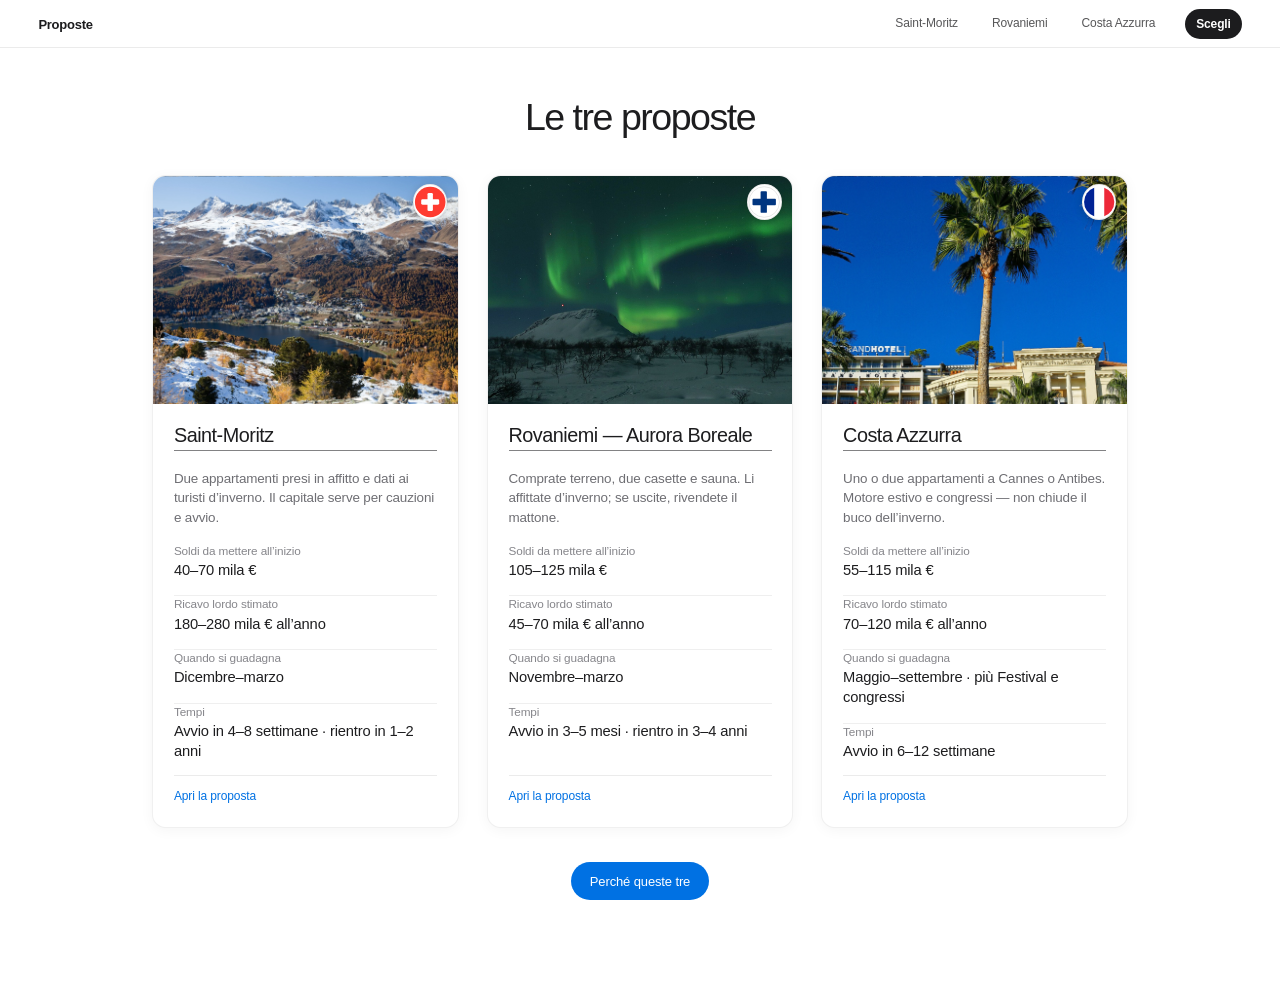
<file: index.html>
<!DOCTYPE html>
<html lang="it">
<head>
  <meta charset="UTF-8" />
  <meta name="viewport" content="width=device-width, initial-scale=0.75, viewport-fit=cover" />
  <meta name="theme-color" content="#ffffff" />
  <meta name="apple-mobile-web-app-capable" content="yes" />
  <title>Proposte</title>
  <link rel="stylesheet" href="styles.css?v=20260926air2" />
  <link rel="stylesheet" href="skeleton.css?v=20260926air2" />
</head>
<body class="is-skel home-page">

  <header class="apex-header">
    <div class="apex-bar">
      <div class="apex-bar__inner">
        <a class="apex-bar__logo" href="index.html"><span class="apex-bar__name">Proposte</span></a>
        <nav class="apex-bar__nav" aria-label="Progetti">
          <a class="apex-bar__link" href="saint-moritz.html">Saint-Moritz</a>
          <a class="apex-bar__link" href="lapponia.html">Rovaniemi</a>
          <a class="apex-bar__link" href="costa-azzurra.html">Costa Azzurra</a>
          <a class="apex-bar__pill" href="#list">Scegli</a>
        </nav>
      </div>
    </div>
  </header>

  <main aria-busy="true" class="bento bento--home" id="list">
    <div class="skel-root" aria-hidden="true"></div>
    <p class="skel-status" role="status" aria-live="polite">Caricamento…</p>
    <div class="page-real" aria-hidden="true">

      <header class="home-head">
        <h1><span class="home-head__line">Le tre proposte</span></h1>
      </header>

      <div class="home-air">

        <a class="emily-card" href="saint-moritz.html">
          <div class="emily-card__media" style="background-image:url('assets/attr-sm-muottas.jpg')">
            <span class="flag-chip" title="Svizzera" aria-label="Svizzera">
              <svg viewBox="0 0 36 36" width="36" height="36" aria-hidden="true">
                <circle cx="18" cy="18" r="17" fill="#FF3B30"/>
                <rect x="15" y="8" width="6" height="20" rx="1.5" fill="#fff"/>
                <rect x="8" y="15" width="20" height="6" rx="1.5" fill="#fff"/>
              </svg>
            </span>
          </div>
          <div class="emily-card__body">
            <h2>Saint-Moritz</h2>
            <p class="emily-card__sub">Due appartamenti presi in affitto e dati ai turisti d’inverno. Il capitale serve per cauzioni e avvio.</p>
            <dl class="emily-card__meta">
              <div><dt>Soldi da mettere all’inizio</dt><dd>40–70 mila €</dd></div>
              <div><dt>Ricavo lordo stimato</dt><dd>180–280 mila € all’anno</dd></div>
              <div><dt>Quando si guadagna</dt><dd>Dicembre–marzo</dd></div>
              <div><dt>Tempi</dt><dd>Avvio in 4–8 settimane · rientro in 1–2 anni</dd></div>
            </dl>
            <span class="emily-card__cta">Apri la proposta</span>
          </div>
        </a>

        <a class="emily-card" href="lapponia.html">
          <div class="emily-card__media" style="background-image:url('assets/attr-lap-aurora.jpg')">
            <span class="flag-chip" title="Finlandia" aria-label="Finlandia">
              <svg viewBox="0 0 36 36" width="36" height="36" aria-hidden="true">
                <circle cx="18" cy="18" r="17" fill="#fff" stroke="#E5E5E5" stroke-width="1"/>
                <rect x="14" y="6" width="7" height="24" rx="1" fill="#003580"/>
                <rect x="5" y="14.5" width="26" height="7" rx="1" fill="#003580"/>
              </svg>
            </span>
          </div>
          <div class="emily-card__body">
            <h2>Rovaniemi — Aurora Boreale</h2>
            <p class="emily-card__sub">Comprate terreno, due casette e sauna. Li affittate d’inverno; se uscite, rivendete il mattone.</p>
            <dl class="emily-card__meta">
              <div><dt>Soldi da mettere all’inizio</dt><dd>105–125 mila €</dd></div>
              <div><dt>Ricavo lordo stimato</dt><dd>45–70 mila € all’anno</dd></div>
              <div><dt>Quando si guadagna</dt><dd>Novembre–marzo</dd></div>
              <div><dt>Tempi</dt><dd>Avvio in 3–5 mesi · rientro in 3–4 anni</dd></div>
            </dl>
            <span class="emily-card__cta">Apri la proposta</span>
          </div>
        </a>

        <a class="emily-card" href="costa-azzurra.html">
          <div class="emily-card__media" style="background-image:url('assets/attr-ca-croisette.jpg')">
            <span class="flag-chip" title="Francia" aria-label="Francia">
              <svg viewBox="0 0 36 36" width="36" height="36" aria-hidden="true">
                <circle cx="18" cy="18" r="17" fill="#fff"/>
                <path d="M1.2 18a16.8 16.8 0 0 1 11.2-15.8v31.6A16.8 16.8 0 0 1 1.2 18z" fill="#002395"/>
                <path d="M34.8 18a16.8 16.8 0 0 1-11.2 15.8V2.2A16.8 16.8 0 0 1 34.8 18z" fill="#ED2939"/>
              </svg>
            </span>
          </div>
          <div class="emily-card__body">
            <h2>Costa Azzurra</h2>
            <p class="emily-card__sub">Uno o due appartamenti a Cannes o Antibes. Motore estivo e congressi — non chiude il buco dell’inverno.</p>
            <dl class="emily-card__meta">
              <div><dt>Soldi da mettere all’inizio</dt><dd>55–115 mila €</dd></div>
              <div><dt>Ricavo lordo stimato</dt><dd>70–120 mila € all’anno</dd></div>
              <div><dt>Quando si guadagna</dt><dd>Maggio–settembre · più Festival e congressi</dd></div>
              <div><dt>Tempi</dt><dd>Avvio in 6–12 settimane</dd></div>
            </dl>
            <span class="emily-card__cta">Apri la proposta</span>
          </div>
        </a>

      </div>

      <div class="home-stats-wrap">
        <a class="apple-stats-btn" href="stats.html">Perché queste tre</a>
      </div>

    </div>
  </main>

  <script src="skeleton-markup.js?v=20260926air2" data-skel="home"></script>
  <script src="skeleton.js?v=20260926air2"></script>
  <script src="topbar.js?v=20260926air2"></script>
</body>
</html>
</file>
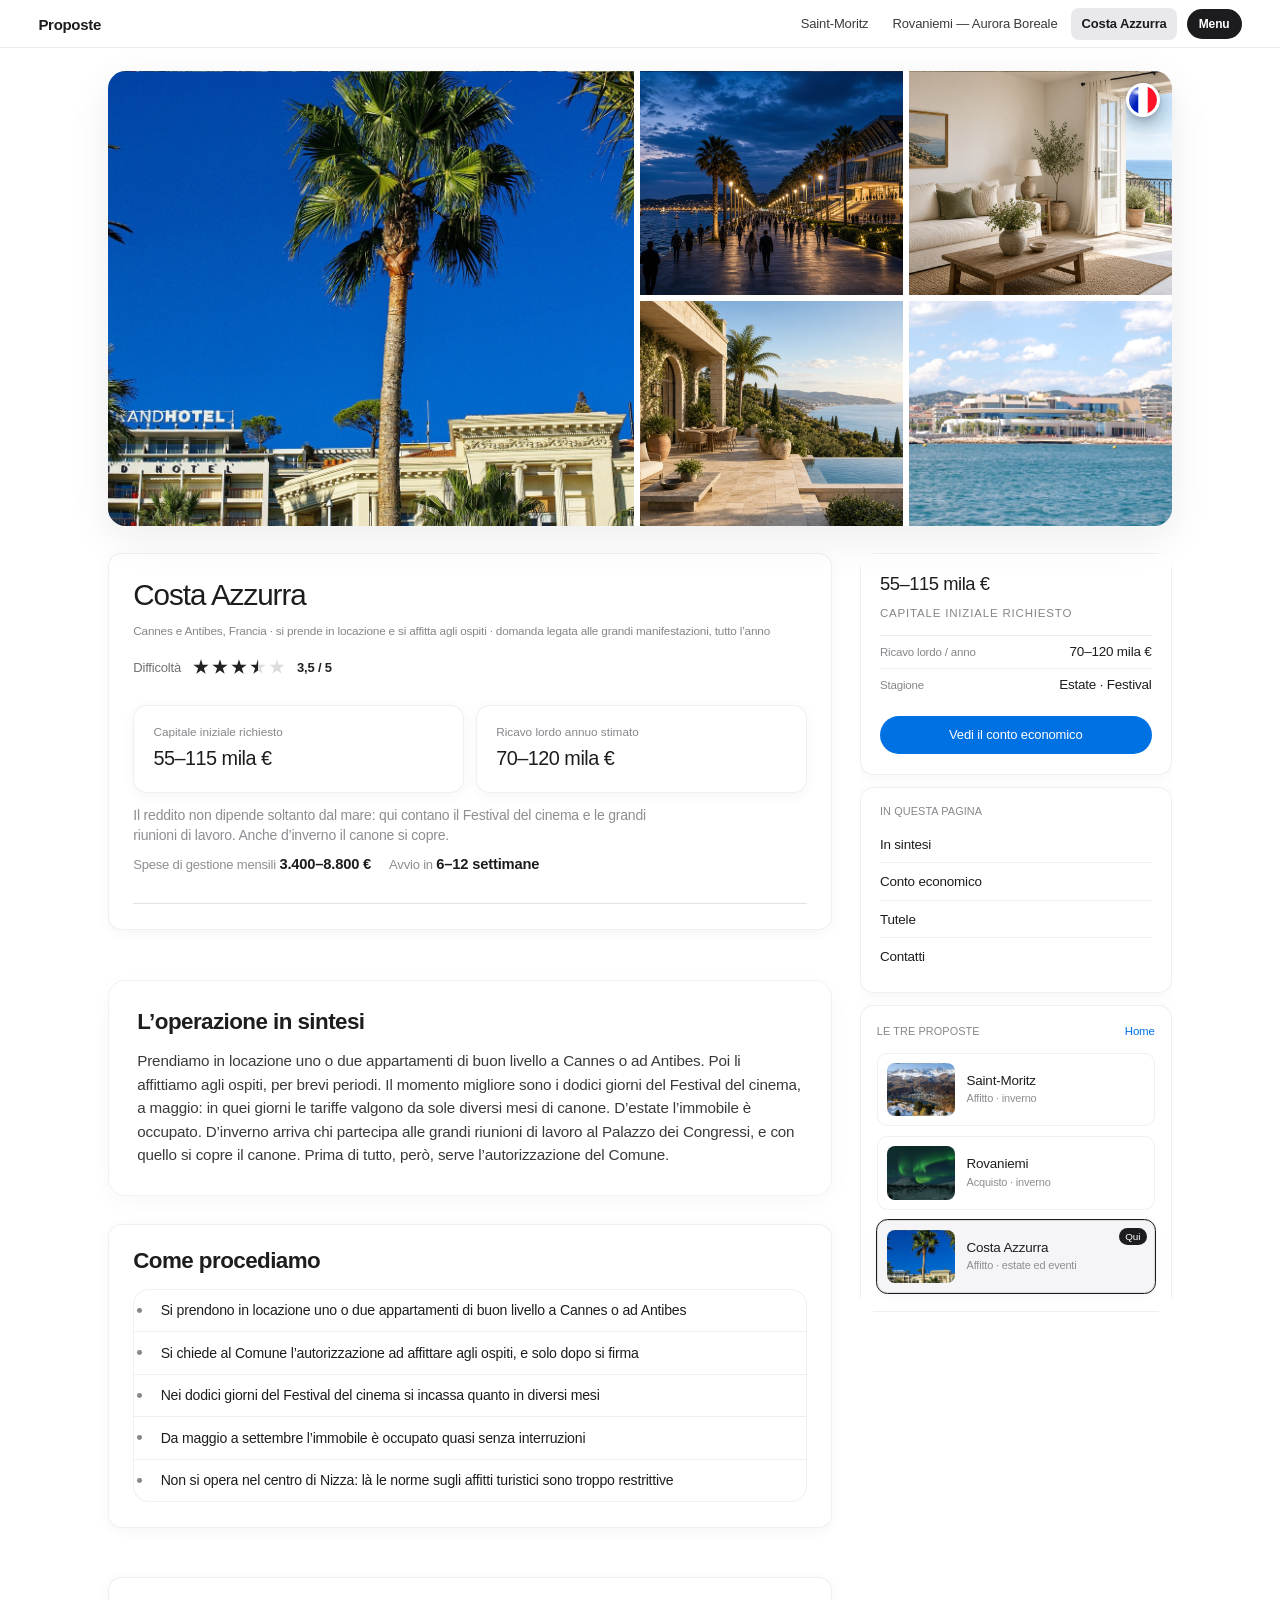
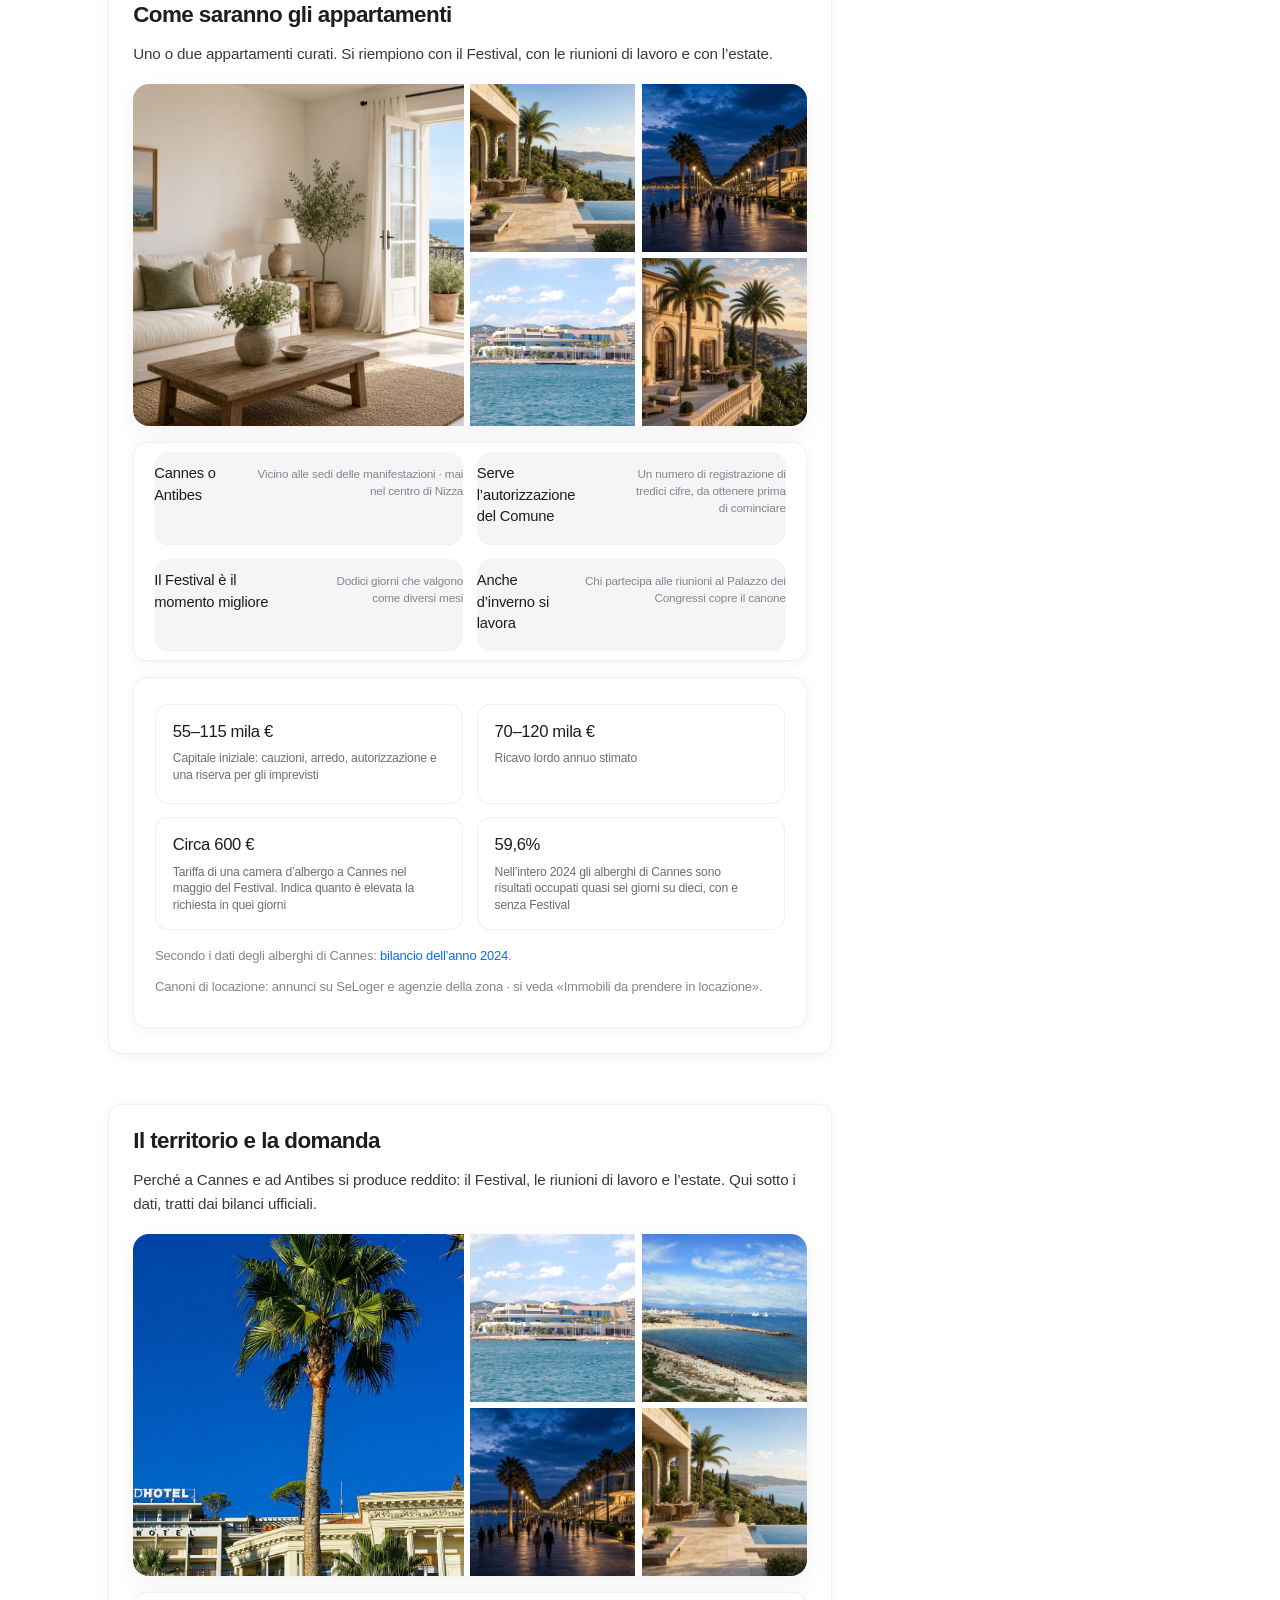
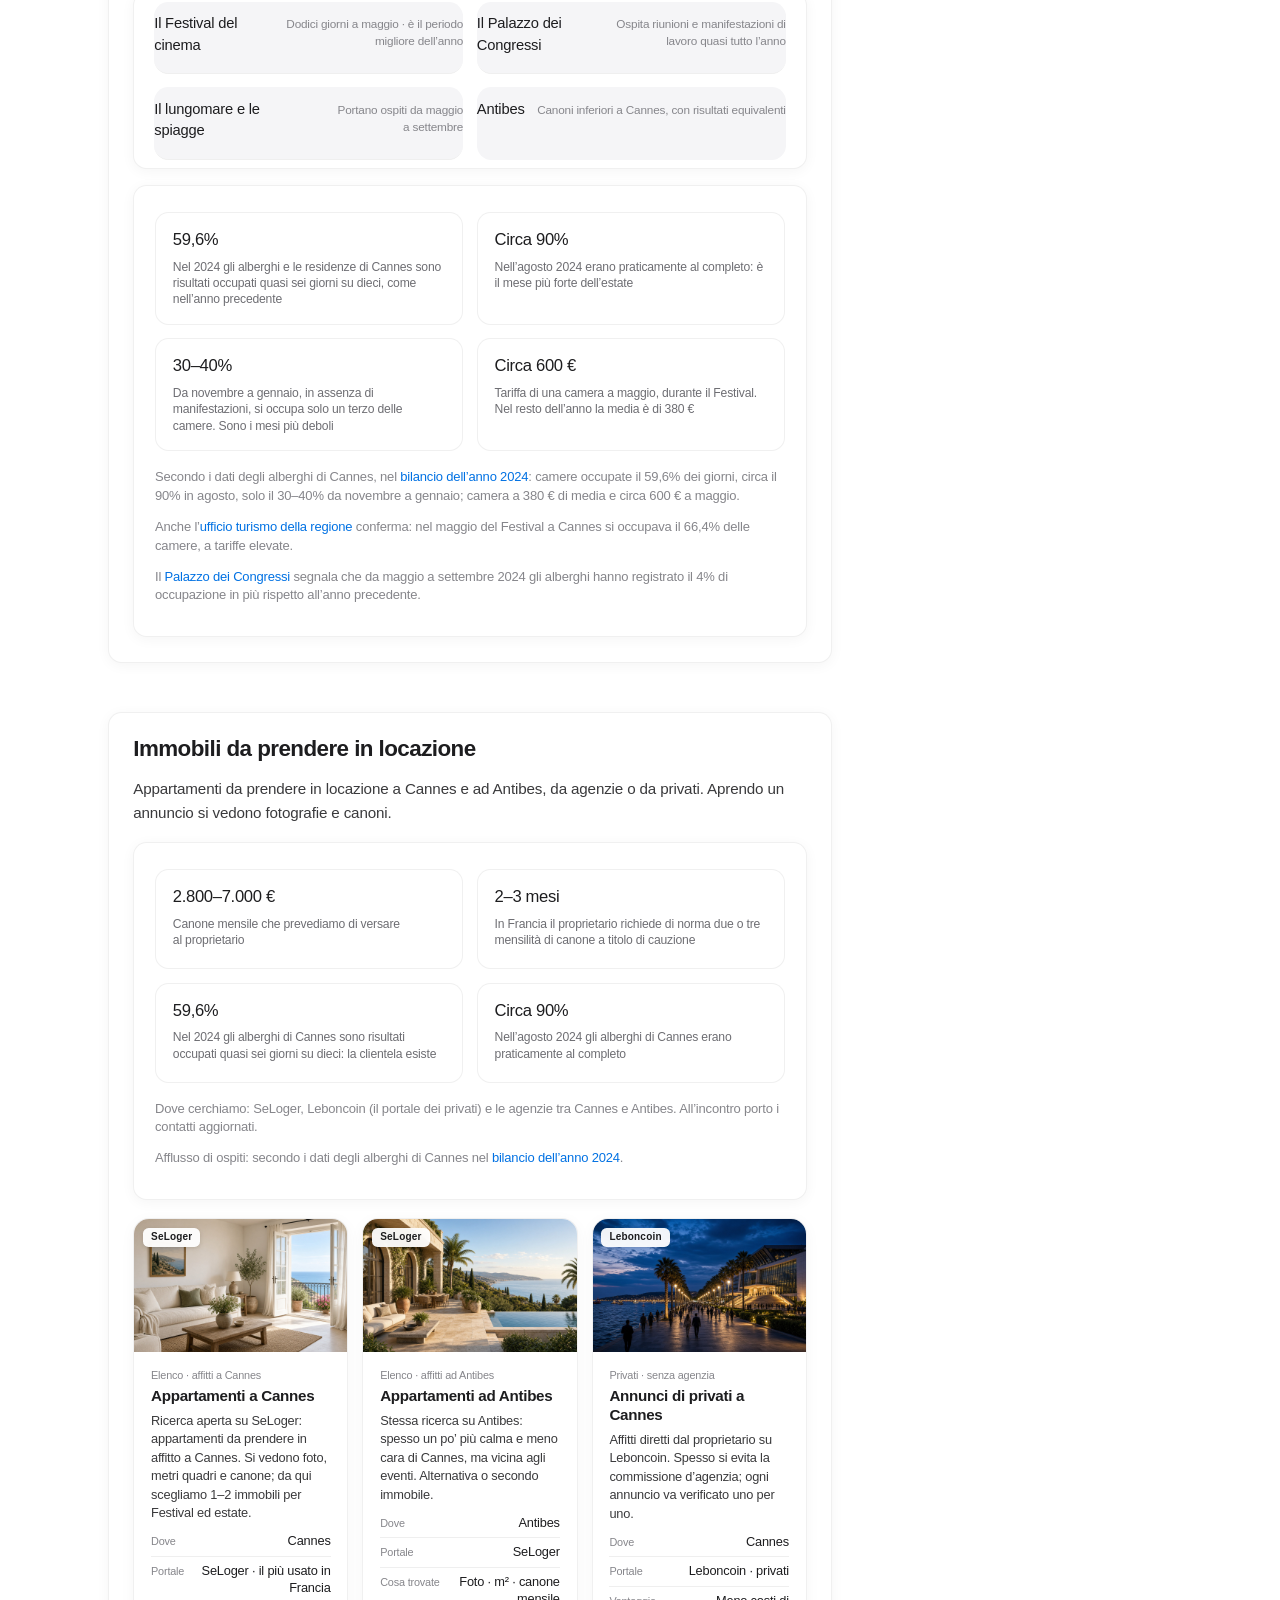
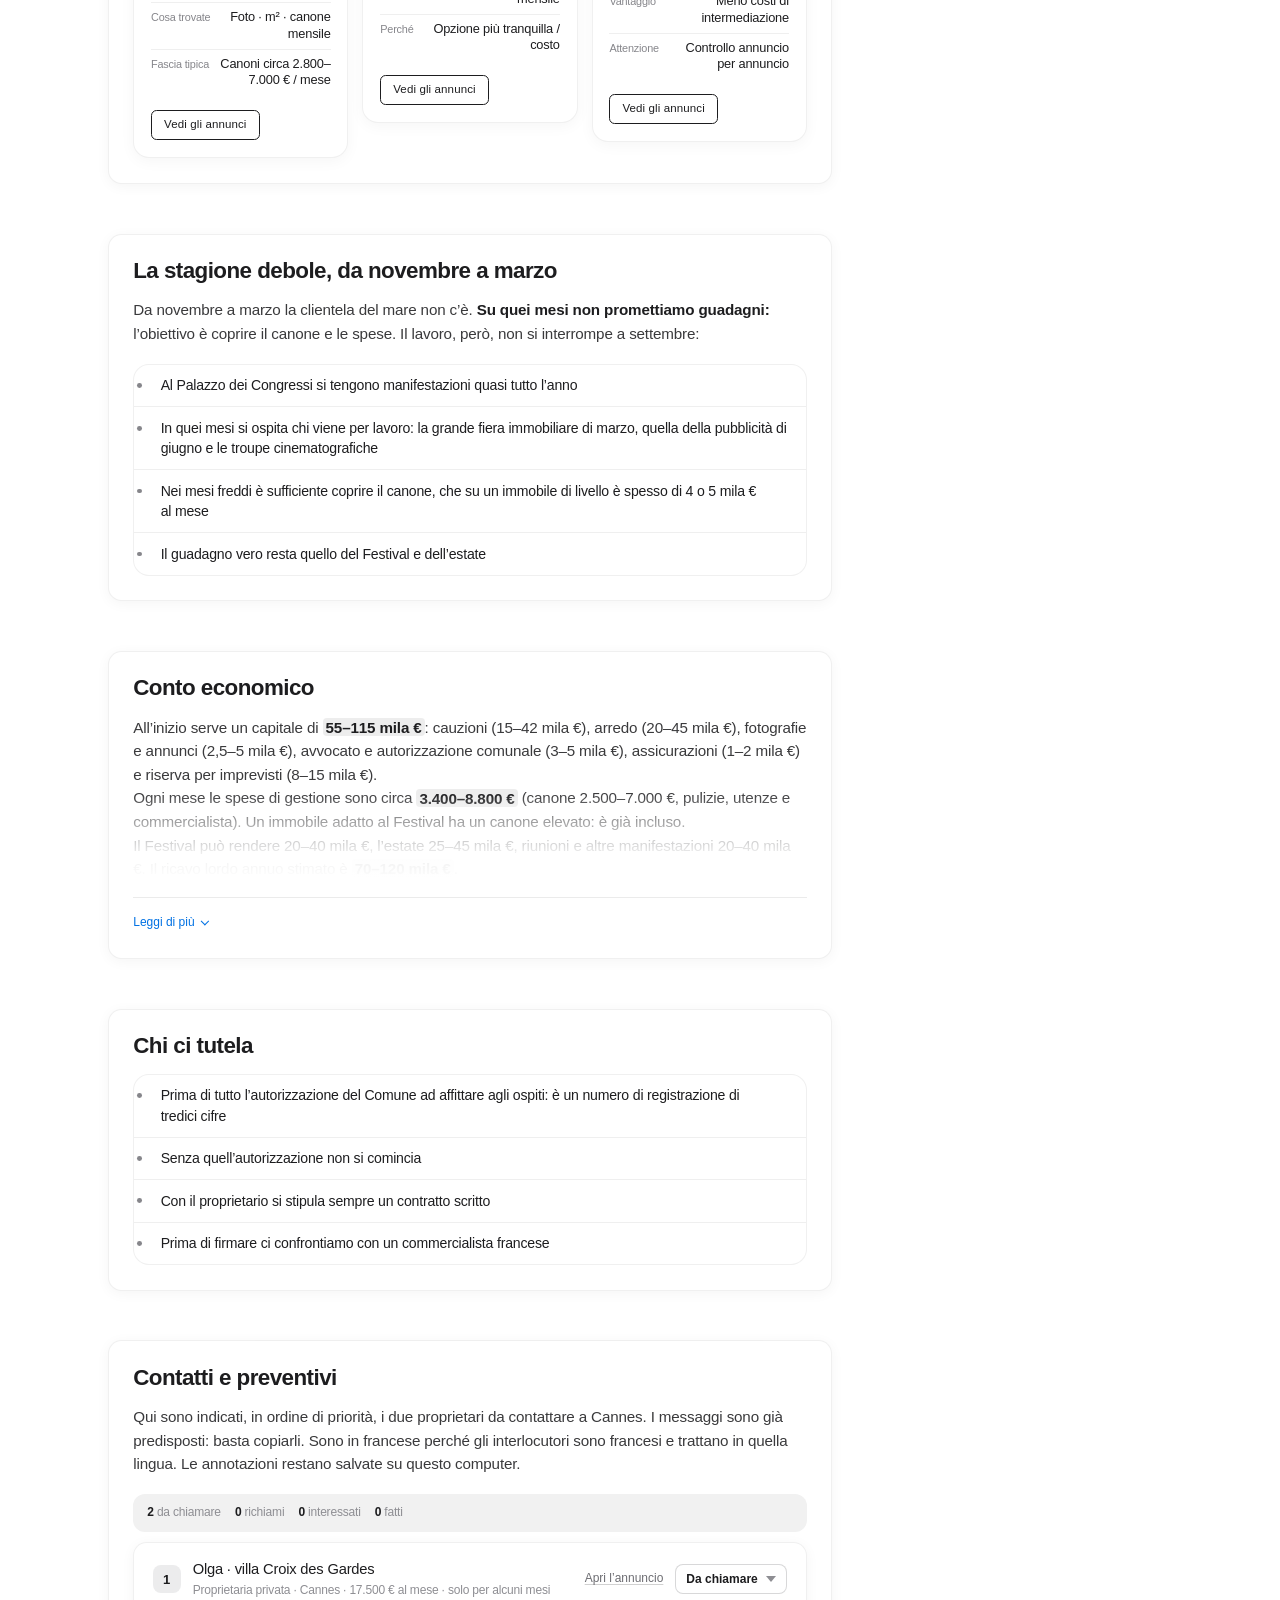
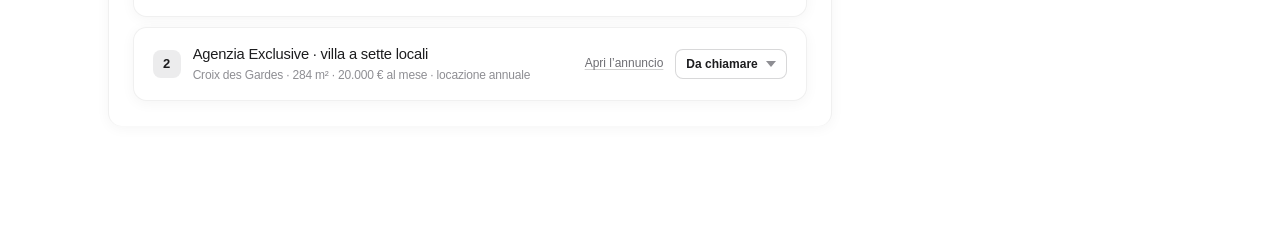
<file: costa-azzurra.html>
<!DOCTYPE html>
<html lang="it">
<head>
  <meta charset="UTF-8" />
  <meta name="viewport" content="width=device-width, initial-scale=0.75, viewport-fit=cover" />
  <meta name="theme-color" content="#ffffff" />
  <meta name="apple-mobile-web-app-capable" content="yes" />
  <title>Costa Azzurra — Proposta</title>
  <link rel="stylesheet" href="styles.css?v=20260926air2" />
  <link rel="stylesheet" href="skeleton.css?v=20260926air2" />
</head>
<body class="is-skel listing-page">

  <header class="apex-header apex-header--project">
    <div class="apex-bar">
      <div class="apex-bar__inner">
        <a class="apex-bar__logo" href="index.html"><span class="apex-bar__name">Proposte</span></a>
        <nav class="apex-bar__nav" aria-label="Progetti">
          <a class="apex-bar__link" href="saint-moritz.html">Saint-Moritz</a>
          <a class="apex-bar__link" href="lapponia.html">Rovaniemi — Aurora Boreale</a>
          <a class="apex-bar__link is-active" href="costa-azzurra.html">Costa Azzurra</a>
          <a class="apex-bar__pill" href="index.html">Menu</a>
        </nav>
      </div>
    </div>
  </header>

  <main aria-busy="true" class="bento bento--listing">
    <div class="skel-root" aria-hidden="true"></div>
    <p class="skel-status" role="status" aria-live="polite">Caricamento…</p>
    <div class="page-real" aria-hidden="true">

      <div class="gallery-block">
      <div class="photo-grid" aria-label="Galleria">
        <div class="photo-grid__main" style="background-image:url('assets/attr-ca-croisette.jpg')" role="img" aria-label="Croisette"></div>
        <div class="photo-grid__cell" style="background-image:url('assets/ca-cannes.png')" role="img" aria-label="Cannes"></div>
        <div class="photo-grid__cell" style="background-image:url('assets/ca-interno.png')" role="img" aria-label="Interno"></div>
        <div class="photo-grid__cell" style="background-image:url('assets/ca-terrazza.png')" role="img" aria-label="Terrazza"></div>
        <div class="photo-grid__cell" style="background-image:url('assets/attr-ca-palais.jpg')" role="img" aria-label="Palais"></div>
</div>
      <span class="flag-chip flag-chip--hero" title="Francia" aria-label="Francia">
        <svg viewBox="0 0 36 36" width="42" height="42" aria-hidden="true">
          <circle cx="18" cy="18" r="17" fill="#fff"/>
          <path d="M1.2 18a16.8 16.8 0 0 1 11.2-15.8v31.6A16.8 16.8 0 0 1 1.2 18z" fill="#002395"/>
          <path d="M34.8 18a16.8 16.8 0 0 1-11.2 15.8V2.2A16.8 16.8 0 0 1 34.8 18z" fill="#ED2939"/>
        </svg>
      </span>
      </div>
      <div class="listing-layout">
        <div class="listing-main">

<header class="listing-hero">
        <div class="listing-title">
          <h1>Costa Azzurra</h1>
          <p class="listing-title__loc">Cannes e Antibes, Francia · si prende in locazione e si affitta agli ospiti · domanda legata alle grandi manifestazioni, tutto l’anno</p>
          <div class="diff" aria-label="Difficoltà 3 e mezza su 5">
            <span class="diff__label">Difficoltà</span>
            <span class="diff__stars" aria-hidden="true">
              <i class="s s--on"></i><i class="s s--on"></i><i class="s s--on"></i><i class="s s--half"></i><i class="s"></i>
            </span>
            <span class="diff__n">3,5 / 5</span>
          </div>
        </div>

        <div class="listing-hero-nums">
        <div class="money" aria-label="I due numeri">
          <div class="money__cell money__cell--in is-key">
            <span>Capitale iniziale richiesto</span>
            <strong>55–115 mila €</strong>
          </div>
          <div class="money__cell money__cell--out is-key">
            <span>Ricavo lordo annuo stimato</span>
            <strong>70–120 mila €</strong>
          </div>
        </div>
        <p class="money__hint">Il reddito non dipende soltanto dal mare: qui contano il Festival del cinema e le grandi riunioni di lavoro. Anche d’inverno il canone si copre.</p>
        <p class="money__meta"><span>Spese di gestione mensili <b>3.400–8.800 €</b></span><span>Avvio in <b>6–12 settimane</b></span></p>
        </div>
      </header>

          <section class="sec" id="sintesi">
            <h2 class="sec-title">L’operazione in sintesi</h2>
            <p class="manual">Prendiamo in locazione uno o due appartamenti di buon livello a Cannes o ad Antibes. Poi li affittiamo agli ospiti, per brevi periodi. Il momento migliore sono i dodici giorni del Festival del cinema, a maggio: in quei giorni le tariffe valgono da sole diversi mesi di canone. D’estate l’immobile è occupato. D’inverno arriva chi partecipa alle grandi riunioni di lavoro al Palazzo dei Congressi, e con quello si copre il canone. Prima di tutto, però, serve l’autorizzazione del Comune.</p>
          </section>

          <section class="sec" id="passi">
            <h2 class="sec-title">Come procediamo</h2>
            <ul class="snap-list">
              <li>Si prendono in locazione uno o due appartamenti di buon livello a Cannes o ad Antibes</li>
              <li>Si chiede al Comune l’autorizzazione ad affittare agli ospiti, e solo dopo si firma</li>
              <li>Nei dodici giorni del Festival del cinema si incassa quanto in diversi mesi</li>
              <li>Da maggio a settembre l’immobile è occupato quasi senza interruzioni</li>
              <li>Non si opera nel centro di Nizza: là le norme sugli affitti turistici sono troppo restrittive</li>
            </ul>
          </section>

          <section class="sec sec--vision" id="come-sara">
            <h2 class="sec-title">Come saranno gli appartamenti</h2>
            <p class="manual">Uno o due appartamenti curati. Si riempiono con il Festival, con le riunioni di lavoro e con l’estate.</p>
            <div class="place-hero" aria-label="Come saranno gli appartamenti">
              <div class="place-hero__main" style="background-image:url('assets/ca-interno.png')" role="img" aria-label="Interno"></div>
              <div class="place-hero__cell" style="background-image:url('assets/ca-terrazza.png')" role="img" aria-label="Terrazza"></div>
              <div class="place-hero__cell" style="background-image:url('assets/ca-cannes.png')" role="img" aria-label="Cannes"></div>
              <div class="place-hero__cell" style="background-image:url('assets/attr-ca-palais.jpg')" role="img" aria-label="Palais"></div>
              <div class="place-hero__cell" style="background-image:url('assets/progetto-costa-azzurra.png')" role="img" aria-label="Progetto"></div>
            </div>
            <ul class="place-acts">
              <li><strong>Cannes o Antibes</strong><span>Vicino alle sedi delle manifestazioni · mai nel centro di Nizza</span></li>
              <li><strong>Serve l’autorizzazione del Comune</strong><span>Un numero di registrazione di tredici cifre, da ottenere prima di cominciare</span></li>
              <li><strong>Il Festival è il momento migliore</strong><span>Dodici giorni che valgono come diversi mesi</span></li>
              <li><strong>Anche d’inverno si lavora</strong><span>Chi partecipa alle riunioni al Palazzo dei Congressi copre il canone</span></li>
            </ul>
            <div class="place-stats place-stats--clou">
              <div class="place-stats__grid">
                <div class="place-stat is-key"><b>55–115 mila €</b><span>Capitale iniziale: cauzioni, arredo, autorizzazione e una riserva per gli imprevisti</span></div>
                <div class="place-stat is-key"><b>70–120 mila €</b><span>Ricavo lordo annuo stimato</span></div>
                <div class="place-stat is-key"><b>Circa 600 €</b><span>Tariffa di una camera d’albergo a Cannes nel maggio del Festival. Indica quanto è elevata la richiesta in quei giorni</span></div>
                <div class="place-stat is-key"><b>59,6%</b><span>Nell’intero 2024 gli alberghi di Cannes sono risultati occupati quasi sei giorni su dieci, con e senza Festival</span></div>
              </div>
              <ul class="place-sources">
                <li>Secondo i dati degli alberghi di Cannes: <a href="https://cannes-hotels.com/wp-content/uploads/2026/02/Bilan-Cannes-MKG-Consulting-2024.pdf" target="_blank" rel="noopener noreferrer">bilancio dell’anno 2024</a>.</li>
                <li>Canoni di locazione: annunci su SeLoger e agenzie della zona · si veda «Immobili da prendere in locazione».</li>
              </ul>
            </div>
          </section>

          <section class="sec sec--place" id="posto">
            <h2 class="sec-title">Il territorio e la domanda</h2>
            <p class="manual">Perché a Cannes e ad Antibes si produce reddito: il Festival, le riunioni di lavoro e l’estate. Qui sotto i dati, tratti dai bilanci ufficiali.</p>
            <div class="place-hero" aria-label="Il territorio">
              <div class="place-hero__main" style="background-image:url('assets/attr-ca-croisette.jpg')" role="img" aria-label="Croisette"></div>
              <div class="place-hero__cell" style="background-image:url('assets/attr-ca-palais.jpg')" role="img" aria-label="Palais"></div>
              <div class="place-hero__cell" style="background-image:url('assets/attr-ca-plage.jpg')" role="img" aria-label="Spiaggia"></div>
              <div class="place-hero__cell" style="background-image:url('assets/ca-cannes.png')" role="img" aria-label="Cannes"></div>
              <div class="place-hero__cell" style="background-image:url('assets/ca-terrazza.png')" role="img" aria-label="Terrazza"></div>
            </div>
            <ul class="place-acts">
              <li><strong>Il Festival del cinema</strong><span>Dodici giorni a maggio · è il periodo migliore dell’anno</span></li>
              <li><strong>Il Palazzo dei Congressi</strong><span>Ospita riunioni e manifestazioni di lavoro quasi tutto l’anno</span></li>
              <li><strong>Il lungomare e le spiagge</strong><span>Portano ospiti da maggio a settembre</span></li>
              <li><strong>Antibes</strong><span>Canoni inferiori a Cannes, con risultati equivalenti</span></li>
            </ul>
            <div class="place-stats">
              <div class="place-stats__grid">
                <div class="place-stat"><b>59,6%</b><span>Nel 2024 gli alberghi e le residenze di Cannes sono risultati occupati quasi sei giorni su dieci, come nell’anno precedente</span></div>
                <div class="place-stat"><b>Circa 90%</b><span>Nell’agosto 2024 erano praticamente al completo: è il mese più forte dell’estate</span></div>
                <div class="place-stat"><b>30–40%</b><span>Da novembre a gennaio, in assenza di manifestazioni, si occupa solo un terzo delle camere. Sono i mesi più deboli</span></div>
                <div class="place-stat"><b>Circa 600 €</b><span>Tariffa di una camera a maggio, durante il Festival. Nel resto dell’anno la media è di 380 €</span></div>
              </div>
              <ul class="place-sources">
                <li>Secondo i dati degli alberghi di Cannes, nel <a href="https://cannes-hotels.com/wp-content/uploads/2026/02/Bilan-Cannes-MKG-Consulting-2024.pdf" target="_blank" rel="noopener noreferrer">bilancio dell’anno 2024</a>: camere occupate il 59,6% dei giorni, circa il 90% in agosto, solo il 30–40% da novembre a gennaio; camera a 380 € di media e circa 600 € a maggio.</li>
                <li>Anche l’<a href="https://provence-alpes-cotedazur.com/app/uploads/crt-paca/2023/07/2305-MKG_Barometre_RegionSud.pdf" target="_blank" rel="noopener noreferrer">ufficio turismo della regione</a> conferma: nel maggio del Festival a Cannes si occupava il 66,4% delle camere, a tariffe elevate.</li>
                <li>Il <a href="https://en.palaisdesfestivals.com/press-area/press-releases/voted-the-worlds-best-destination-for-festivals-and-events-cannes-is-rolling-out-a-12-month-tourism-strategy/" target="_blank" rel="noopener noreferrer">Palazzo dei Congressi</a> segnala che da maggio a settembre 2024 gli alberghi hanno registrato il 4% di occupazione in più rispetto all’anno precedente.</li>
              </ul>
            </div>
          </section>

          <section class="sec sec--listings" id="immobili">
            <h2 class="sec-title">Immobili da prendere in locazione</h2>
            <p class="manual">Appartamenti da prendere in locazione a Cannes e ad Antibes, da agenzie o da privati. Aprendo un annuncio si vedono fotografie e canoni.</p>
            <div class="place-stats">
              <div class="place-stats__grid">
                <div class="place-stat"><b>2.800–7.000 €</b><span>Canone mensile che prevediamo di versare al proprietario</span></div>
                <div class="place-stat"><b>2–3 mesi</b><span>In Francia il proprietario richiede di norma due o tre mensilità di canone a titolo di cauzione</span></div>
                <div class="place-stat"><b>59,6%</b><span>Nel 2024 gli alberghi di Cannes sono risultati occupati quasi sei giorni su dieci: la clientela esiste</span></div>
                <div class="place-stat"><b>Circa 90%</b><span>Nell’agosto 2024 gli alberghi di Cannes erano praticamente al completo</span></div>
              </div>
              <ul class="place-sources">
                <li>Dove cerchiamo: SeLoger, Leboncoin (il portale dei privati) e le agenzie tra Cannes e Antibes. All’incontro porto i contatti aggiornati.</li>
                <li>Afflusso di ospiti: secondo i dati degli alberghi di Cannes nel <a href="https://cannes-hotels.com/wp-content/uploads/2026/02/Bilan-Cannes-MKG-Consulting-2024.pdf" target="_blank" rel="noopener noreferrer">bilancio dell’anno 2024</a>.</li>
              </ul>
            </div>
                        <div class="annunci">
              <a class="annuncio" href="https://www.seloger.com/classified-search?distributionTypes=Rent&estateTypes=Apartment&locations=AD08FR3063" target="_blank" rel="noopener noreferrer">
                <div class="annuncio__media" style="background-image:url('assets/ca-interno.png')"><span class="annuncio__tag">SeLoger</span></div>
                <div class="annuncio__body">
                  <p class="annuncio__kind">Elenco · affitti a Cannes</p>
                  <h3>Appartamenti a Cannes</h3>
                  <p class="annuncio__sub">Ricerca aperta su SeLoger: appartamenti da prendere in affitto a Cannes. Si vedono foto, metri quadri e canone; da qui scegliamo 1–2 immobili per Festival ed estate.</p>
                  <dl class="annuncio__facts">
                    <div><dt>Dove</dt><dd>Cannes</dd></div>
                    <div><dt>Portale</dt><dd>SeLoger · il più usato in Francia</dd></div>
                    <div><dt>Cosa trovate</dt><dd>Foto · m² · canone mensile</dd></div>
                    <div><dt>Fascia tipica</dt><dd>Canoni circa 2.800–7.000 € / mese</dd></div>
                  </dl>
                  <span class="annuncio__out">Vedi gli annunci</span>
                </div>
              </a>
              <a class="annuncio" href="https://www.seloger.com/classified-search?distributionTypes=Rent&estateTypes=Apartment&locations=AD08FR3004" target="_blank" rel="noopener noreferrer">
                <div class="annuncio__media" style="background-image:url('assets/ca-terrazza.png')"><span class="annuncio__tag">SeLoger</span></div>
                <div class="annuncio__body">
                  <p class="annuncio__kind">Elenco · affitti ad Antibes</p>
                  <h3>Appartamenti ad Antibes</h3>
                  <p class="annuncio__sub">Stessa ricerca su Antibes: spesso un po’ più calma e meno cara di Cannes, ma vicina agli eventi. Alternativa o secondo immobile.</p>
                  <dl class="annuncio__facts">
                    <div><dt>Dove</dt><dd>Antibes</dd></div>
                    <div><dt>Portale</dt><dd>SeLoger</dd></div>
                    <div><dt>Cosa trovate</dt><dd>Foto · m² · canone mensile</dd></div>
                    <div><dt>Perché</dt><dd>Opzione più tranquilla / costo</dd></div>
                  </dl>
                  <span class="annuncio__out">Vedi gli annunci</span>
                </div>
              </a>
              <a class="annuncio" href="https://www.leboncoin.fr/recherche?category=10&locations=Cannes" target="_blank" rel="noopener noreferrer">
                <div class="annuncio__media" style="background-image:url('assets/ca-cannes.png')"><span class="annuncio__tag">Leboncoin</span></div>
                <div class="annuncio__body">
                  <p class="annuncio__kind">Privati · senza agenzia</p>
                  <h3>Annunci di privati a Cannes</h3>
                  <p class="annuncio__sub">Affitti diretti dal proprietario su Leboncoin. Spesso si evita la commissione d’agenzia; ogni annuncio va verificato uno per uno.</p>
                  <dl class="annuncio__facts">
                    <div><dt>Dove</dt><dd>Cannes</dd></div>
                    <div><dt>Portale</dt><dd>Leboncoin · privati</dd></div>
                    <div><dt>Vantaggio</dt><dd>Meno costi di intermediazione</dd></div>
                    <div><dt>Attenzione</dt><dd>Controllo annuncio per annuncio</dd></div>
                  </dl>
                  <span class="annuncio__out">Vedi gli annunci</span>
                </div>
              </a>
            </div>
</section>

          <section class="sec" id="fuori-stagione">
            <h2 class="sec-title">La stagione debole, da novembre a marzo</h2>
            <p class="manual">Da novembre a marzo la clientela del mare non c’è. <strong>Su quei mesi non promettiamo guadagni:</strong> l’obiettivo è coprire il canone e le spese. Il lavoro, però, non si interrompe a settembre:</p>
            <ul class="snap-list">
              <li>Al Palazzo dei Congressi si tengono manifestazioni quasi tutto l’anno</li>
              <li>In quei mesi si ospita chi viene per lavoro: la grande fiera immobiliare di marzo, quella della pubblicità di giugno e le troupe cinematografiche</li>
              <li>Nei mesi freddi è sufficiente coprire il canone, che su un immobile di livello è spesso di 4 o 5 mila € al mese</li>
              <li>Il guadagno vero resta quello del Festival e dell’estate</li>
            </ul>
          </section>

                    <section class="sec air-more" id="conto">
            <h2 class="sec-title">Conto economico</h2>
            <div class="air-more__clip">
              <div class="air-more__inner">
                <p class="manual">All’inizio serve un capitale di <strong class="hl">55–115 mila €</strong>: cauzioni (15–42 mila €), arredo (20–45 mila €), fotografie e annunci (2,5–5 mila €), avvocato e autorizzazione comunale (3–5 mila €), assicurazioni (1–2 mila €) e riserva per imprevisti (8–15 mila €).</p>
                <p class="manual">Ogni mese le spese di gestione sono circa <strong class="hl">3.400–8.800 €</strong> (canone 2.500–7.000 €, pulizie, utenze e commercialista). Un immobile adatto al Festival ha un canone elevato: è già incluso.</p>
                <p class="manual">Il Festival può rendere 20–40 mila €, l’estate 25–45 mila €, riunioni e altre manifestazioni 20–40 mila €. Il ricavo lordo annuo stimato è <strong class="hl">70–120 mila €</strong>.</p>
              </div>
              <div class="air-more__fade" aria-hidden="true"></div>
            </div>
            <button type="button" class="air-more__btn" aria-expanded="false">
              <span class="air-more__more">Leggi di più</span>
              <span class="air-more__less">Mostra meno</span>
            </button>
          </section>


          <section class="sec" id="tutele">
            <h2 class="sec-title">Chi ci tutela</h2>
            <ul class="snap-list">
              <li>Prima di tutto l’autorizzazione del Comune ad affittare agli ospiti: è un numero di registrazione di tredici cifre</li>
              <li>Senza quell’autorizzazione non si comincia</li>
              <li>Con il proprietario si stipula sempre un contratto scritto</li>
              <li>Prima di firmare ci confrontiamo con un commercialista francese</li>
            </ul>
          </section>

          <section class="sec sec--calls" id="chiamate">
            <h2 class="sec-title">Contatti e preventivi</h2>
            <p class="manual">Qui sono indicati, in ordine di priorità, i due proprietari da contattare a Cannes. I messaggi sono già predisposti: basta copiarli. Sono in francese perché gli interlocutori sono francesi e trattano in quella lingua. Le annotazioni restano salvate su questo computer.</p>

            <div class="calldesk" data-desk="costa-azzurra">
              <div class="calldesk__stats" aria-live="polite"></div>

              <article class="call-lead" data-id="olga" data-status="todo">
                <div class="call-lead__head" role="button" tabindex="0" aria-expanded="false">
                  <span class="call-lead__prio">1</span>
                  <div class="call-lead__who">
                    <strong>Olga · villa Croix des Gardes</strong>
                    <span>Proprietaria privata · Cannes · 17.500 € al mese · solo per alcuni mesi</span>
                  </div>
                  <a class="call-lead__tel" href="https://www.seloger.com/annonce/location/provence-alpes-cote-d-azur/alpes-maritimes-06/cannes-06400/26ZACYYT8FXA" target="_blank" rel="noopener noreferrer">Apri l’annuncio</a>
                  <select class="call-lead__status" aria-label="Stato"></select>
                </div>
                <div class="call-lead__panel">
                  <div class="call-lead__meta">
                    <p><b>L’immobile</b> · 340 m², sei camere ciascuna con bagno proprio. È libero da settembre 2026 a metà maggio 2027. Poi rientra nella disponibilità della proprietaria, che d’estate lo affitta agli ospiti a circa 20.000 € la settimana. Di conseguenza <b>il Festival non è compreso</b>: a noi resterebbero soltanto i mesi tranquilli.</p>
                    <p><b>Annuncio</b> · <a href="https://www.seloger.com/annonce/location/provence-alpes-cote-d-azur/alpes-maritimes-06/cannes-06400/26ZACYYT8FXA" target="_blank" rel="noopener noreferrer">SeLoger · villa Croix des Gardes, affittata dalla proprietaria</a></p>
                    <p><b>Come si contatta</b> · Soltanto con il modulo presente nella pagina dell’annuncio, che Olga riceve direttamente. Il numero di telefono indicato qui è il nostro, da lasciare all’interno del messaggio.</p>
                  </div>
                  <div class="call-lead__script">
                    <div class="call-lead__script-top">
                      <span>Messaggio da inviare in francese — l’interlocutore è francese</span>
                      <button type="button" class="call-lead__copy" data-copy=".call-lead__script-body">Copia</button>
                    </div>
                    <pre class="call-lead__script-body">Bonjour Olga, je m'intéresse à votre villa Croix des Gardes pour la période disponible (septembre 2026 – mi-mai 2027). Je travaille pour un petit groupe hôtelier italien (Venise, Pouilles, Portugal) et nous cherchons une propriété de ce type à louer pour la gérer en hébergement touristique haut de gamme, sur un principe proche de votre activité estivale. Seriez-vous ouverte à un bail à usage commercial dans cette optique ? Cordialement, Tommaso Stoppani, +39 351 436 2677</pre>
                  </div>
                  <label class="call-lead__notes-wrap">Appunti
                    <textarea class="call-lead__notes" rows="4" placeholder="Messaggio inviato? Risposta ricevuta? Da quando è libero…"></textarea>
                  </label>
                </div>
              </article>

              <article class="call-lead" data-id="exclusive" data-status="todo">
                <div class="call-lead__head" role="button" tabindex="0" aria-expanded="false">
                  <span class="call-lead__prio">2</span>
                  <div class="call-lead__who">
                    <strong>Agenzia Exclusive · villa a sette locali</strong>
                    <span>Croix des Gardes · 284 m² · 20.000 € al mese · locazione annuale</span>
                  </div>
                  <a class="call-lead__tel" href="https://www.seloger.com/annonce/location/provence-alpes-cote-d-azur/alpes-maritimes-06/cannes-06400/24J835SDXFLQ" target="_blank" rel="noopener noreferrer">Apri l’annuncio</a>
                  <select class="call-lead__status" aria-label="Stato"></select>
                </div>
                <div class="call-lead__panel">
                  <div class="call-lead__meta">
                    <p><b>L’immobile</b> · Sei camere, ciascuna con bagno proprio. Si affitta per l’intero anno e l’arredo è già presente: per noi è preferibile a un contratto di pochi mesi, perché così rientra anche il periodo del Festival.</p>
                    <p><b>Annuncio</b> · <a href="https://www.seloger.com/annonce/location/provence-alpes-cote-d-azur/alpes-maritimes-06/cannes-06400/24J835SDXFLQ" target="_blank" rel="noopener noreferrer">SeLoger · annuncio numero 2923</a></p>
                  </div>
                  <div class="call-lead__script">
                    <div class="call-lead__script-top">
                      <span>Messaggio da inviare in francese — l’interlocutore è francese</span>
                      <button type="button" class="call-lead__copy" data-copy=".call-lead__script-body">Copia</button>
                    </div>
                    <pre class="call-lead__script-body">Bonjour, je vous contacte au sujet de la villa T7 (284 m², Croix des Gardes, réf. 2923) en location meublée à l'année à 20 000€/mois. Je représente un petit groupe hôtelier italien (Venise, Pouilles, Portugal) intéressé par ce type de propriété pour de l'hébergement touristique haut de gamme. Seriez-vous disponible pour en discuter les modalités ? Cordialement, Tommaso Stoppani, +39 351 436 2677</pre>
                  </div>
                  <label class="call-lead__notes-wrap">Appunti
                    <textarea class="call-lead__notes" rows="4" placeholder="Risposta dell’agenzia…"></textarea>
                  </label>
                </div>
              </article>
            </div>
          </section>

        </div>

        <aside class="listing-rail booking-card--desk" aria-label="Sintesi laterale">
          <div class="listing-rail__inner apple-scroll">
          <div class="listing-rail__card">
            <div class="booking-card__price">
              <span class="booking-card__amount">55–115 mila €</span>
              <span class="booking-card__period">Capitale iniziale richiesto</span>
            </div>
            <ul class="booking-card__facts">
              <li><span>Ricavo lordo / anno</span><b>70–120 mila €</b></li>
              <li><span>Stagione</span><b>Estate · Festival</b></li>
            </ul>
            <a class="portal-cta" href="#conto">Vedi il conto economico</a>
          </div>

          <nav class="listing-rail__toc" aria-label="Vai alla sezione">
            <p class="listing-rail__label">In questa pagina</p>
            <a href="#sintesi">In sintesi</a>
            <a href="#conto">Conto economico</a>
            <a href="#tutele">Tutele</a>
            <a href="#chiamate">Contatti</a>
          </nav>


          <nav class="rail-switch" aria-label="Le tre proposte">
            <div class="rail-switch__top">
              <p class="listing-rail__label">Le tre proposte</p>
              <a class="rail-switch__home" href="index.html">Home</a>
            </div>
            <a class="rail-switch__card" href="saint-moritz.html">
              <div class="rail-switch__media" style="background-image:url('assets/attr-sm-muottas.jpg')"></div>
              <div class="rail-switch__body">
                <strong>Saint-Moritz</strong>
                <span class="rail-switch__tag">Affitto · inverno</span>
                <p class="rail-switch__desc">Due appartamenti in Engadina. Capitale iniziale 40–70 mila €.</p>
              </div>
            </a>
            <a class="rail-switch__card" href="lapponia.html">
              <div class="rail-switch__media" style="background-image:url('assets/attr-lap-aurora.jpg')"></div>
              <div class="rail-switch__body">
                <strong>Rovaniemi</strong>
                <span class="rail-switch__tag">Acquisto · inverno</span>
                <p class="rail-switch__desc">Terreno, casette e spa. Capitale iniziale 105–125 mila €.</p>
              </div>
            </a>
            <a class="rail-switch__card is-here" href="costa-azzurra.html" aria-current="page">
              <div class="rail-switch__media" style="background-image:url('assets/attr-ca-croisette.jpg')"></div>
              <div class="rail-switch__body">
                <strong>Costa Azzurra</strong>
                <span class="rail-switch__tag">Affitto · estate ed eventi</span>
                <p class="rail-switch__desc">Cannes o Antibes. Capitale iniziale 55–115 mila €.</p>
              </div>
              <span class="rail-switch__here">Qui</span>
            </a>
          </nav>
          </div>
        </aside>
      </div>

      <div class="booking-bar">
        <div class="booking-bar__left">
          <strong>55–115 mila €</strong>
          <span>Capitale iniziale, versato una volta · ricavo lordo stimato 70–120 mila € all’anno</span>
        </div>
        <a class="portal-cta portal-cta--bar" href="#conto">Vedi il conto</a>
      </div>

    </div>
  </main>

  <script src="skeleton-markup.js?v=20260926air2" data-skel="project"></script>
  <script src="skeleton.js?v=20260926air2"></script>
  <script src="topbar.js?v=20260926air2"></script>
  <script src="calldesk.js?v=20260926air2"></script>
  <script src="air-more.js?v=20260926air2"></script>
  <script src="rail.js?v=20260926air2"></script>
</body>
</html>
</file>
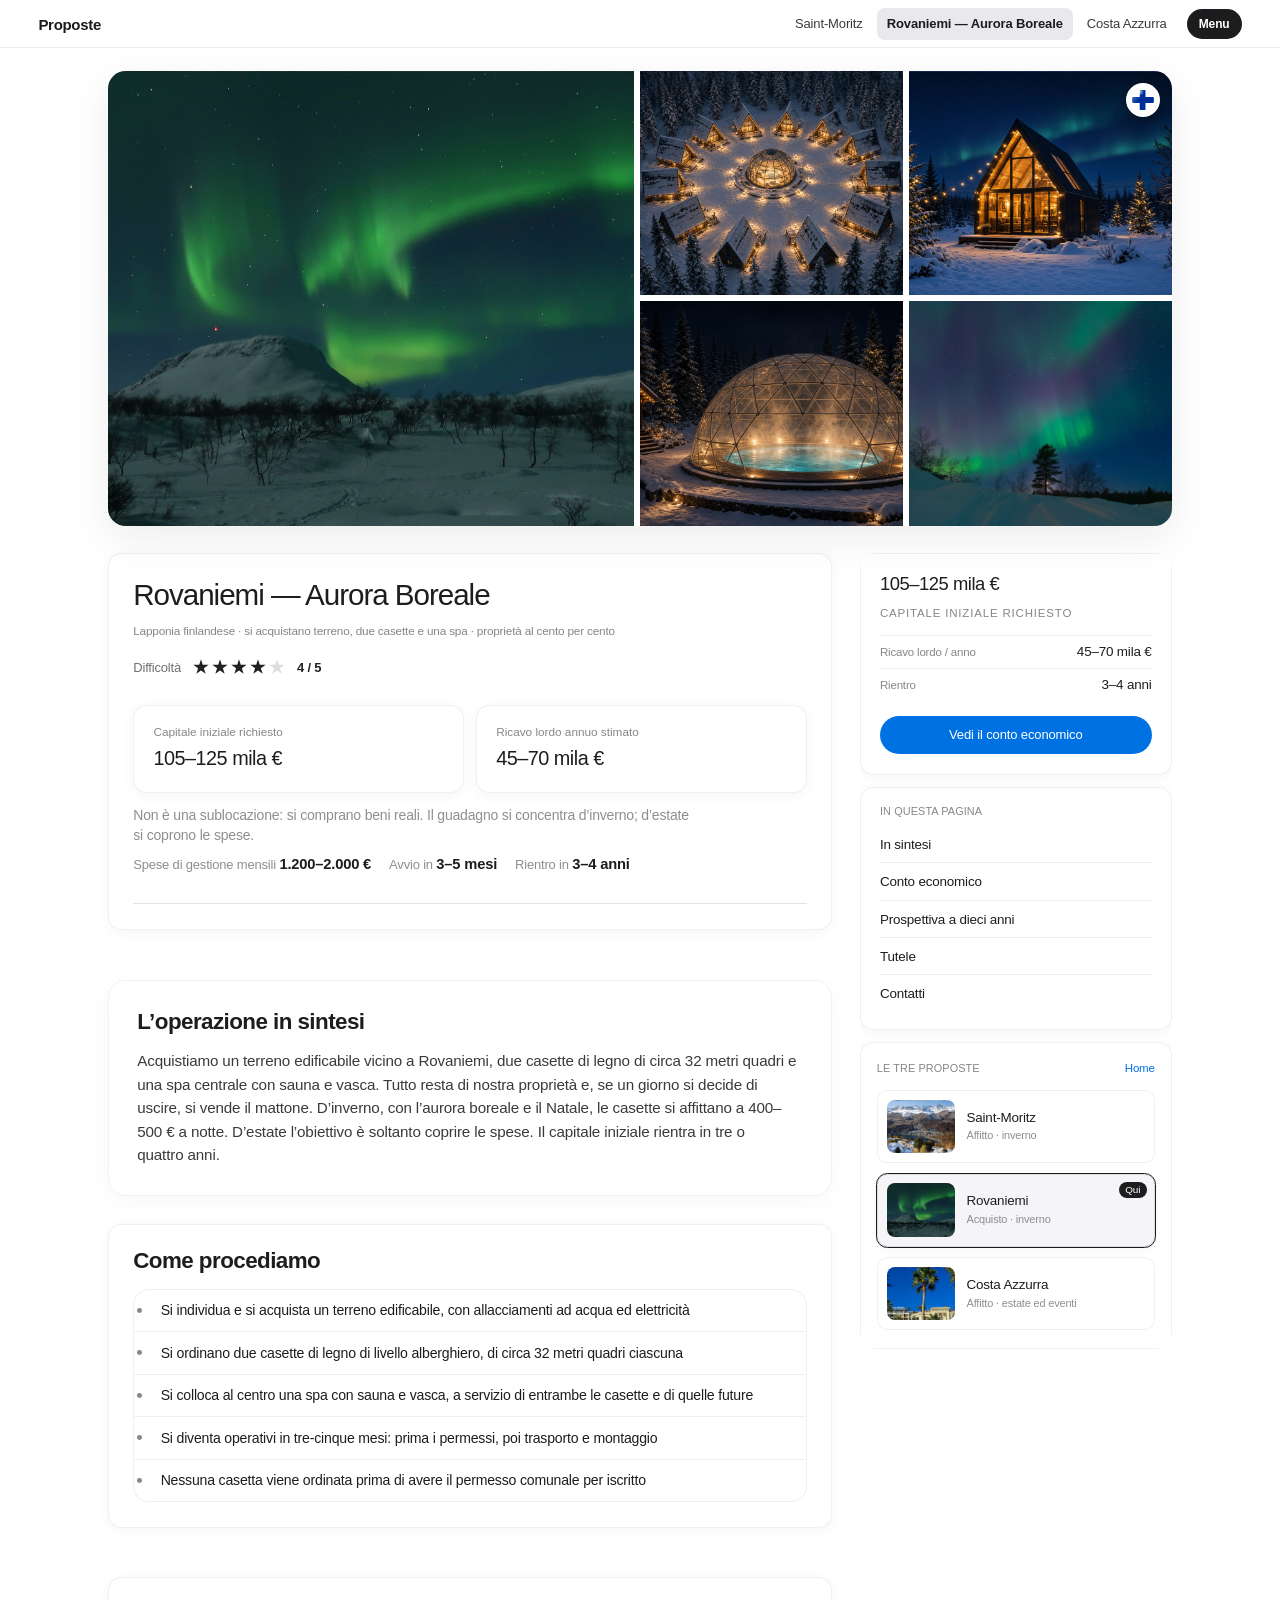
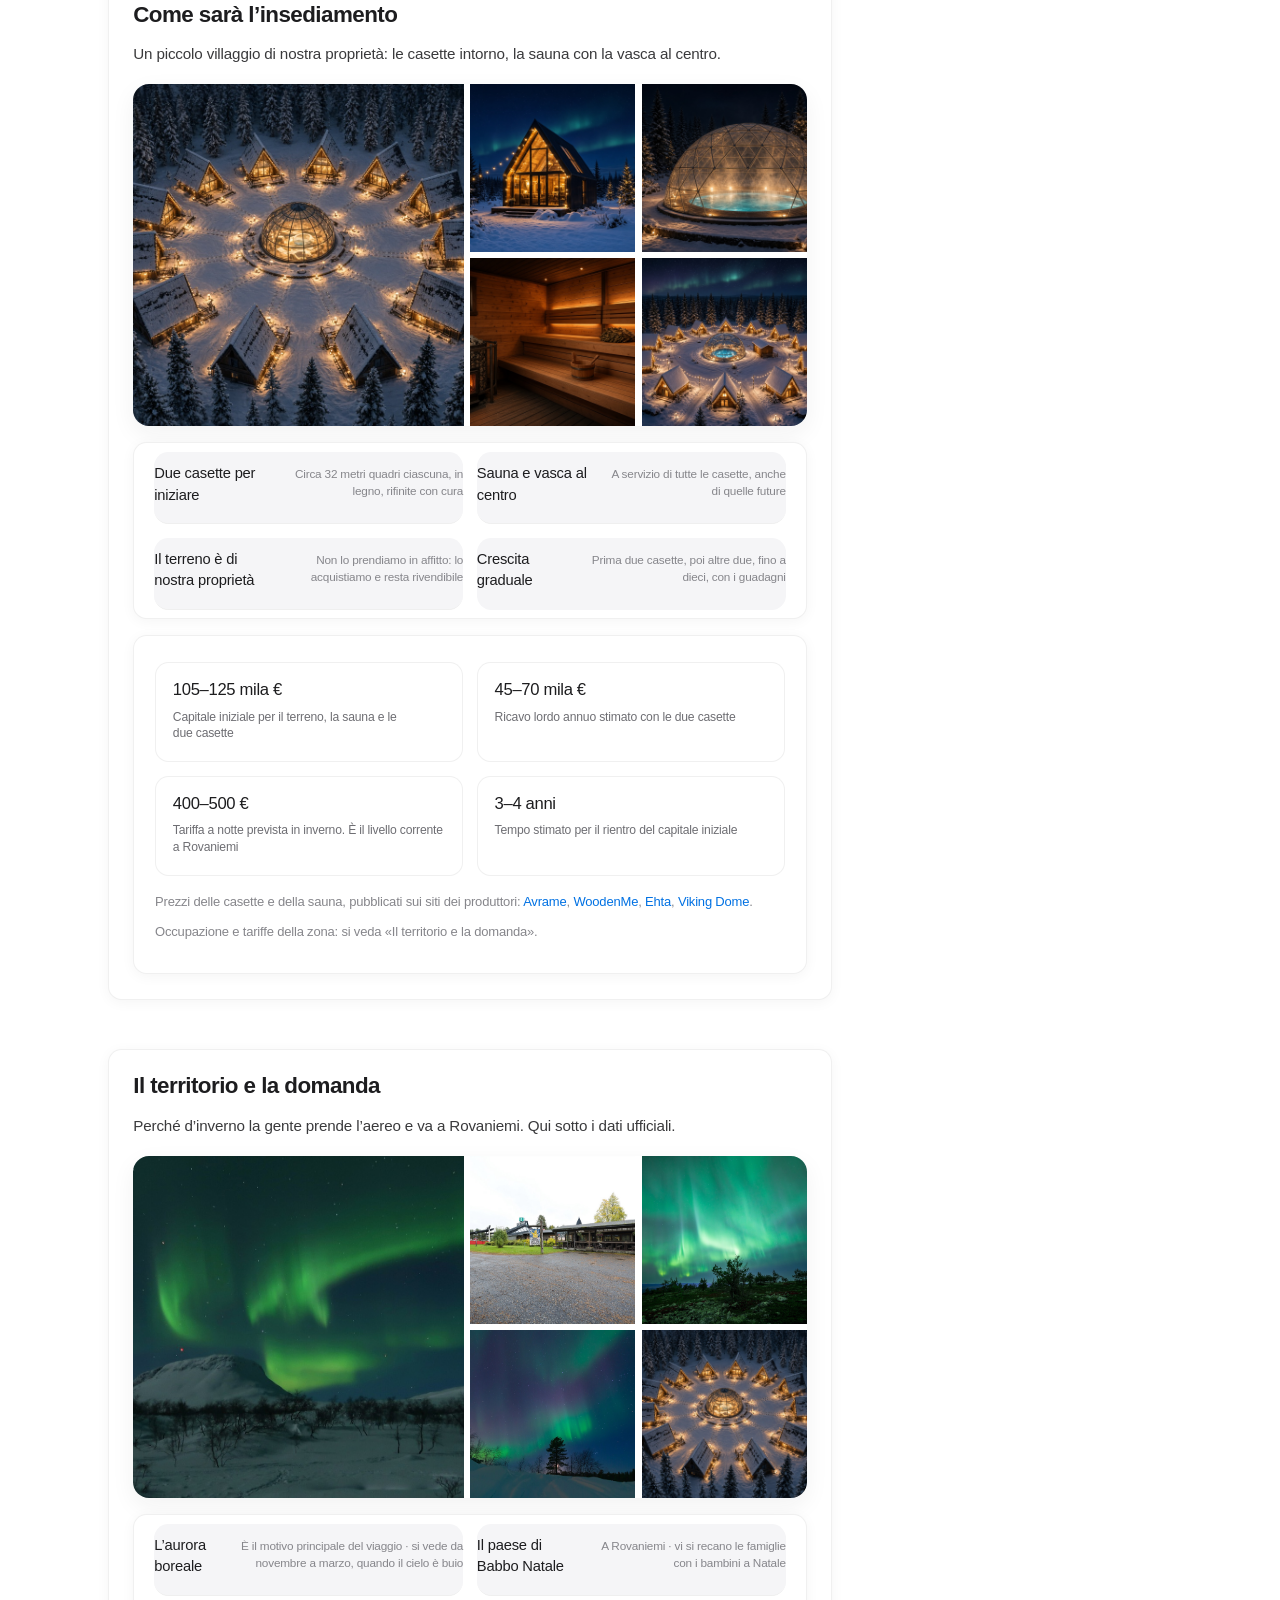
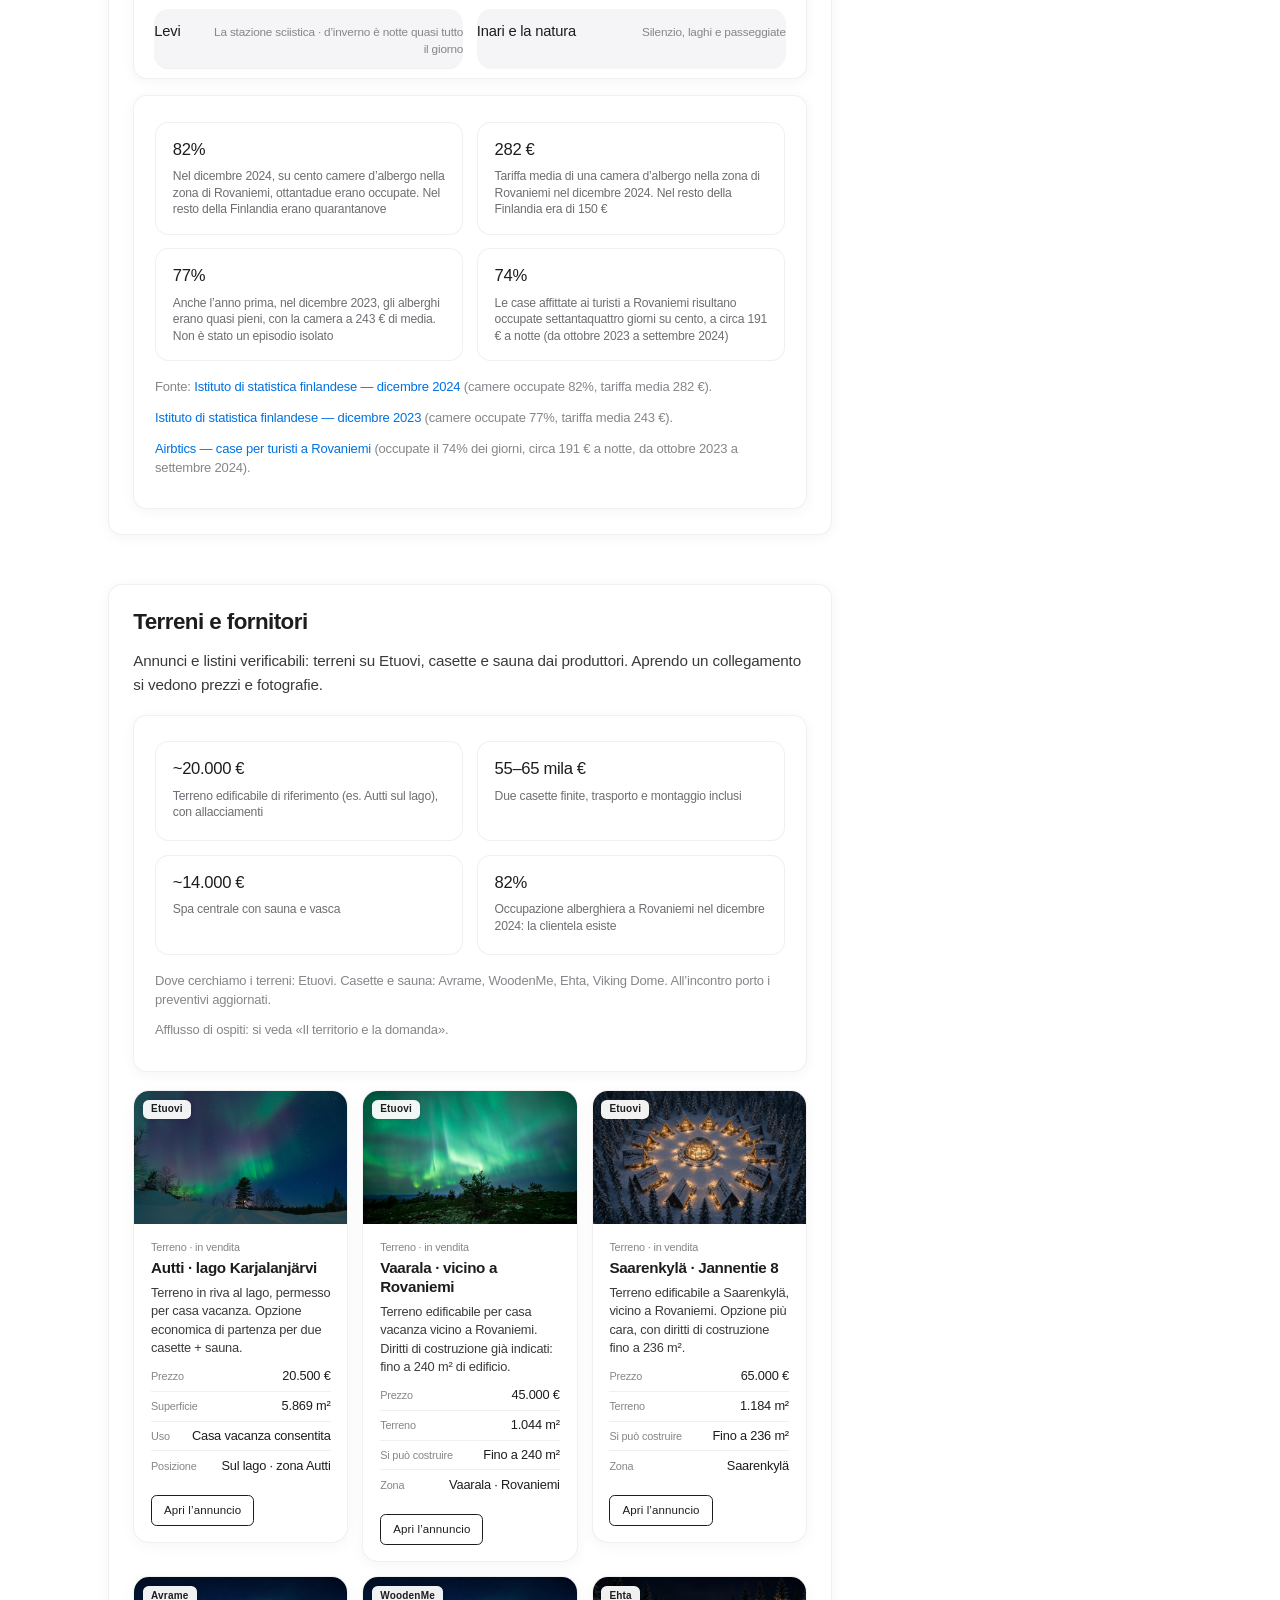
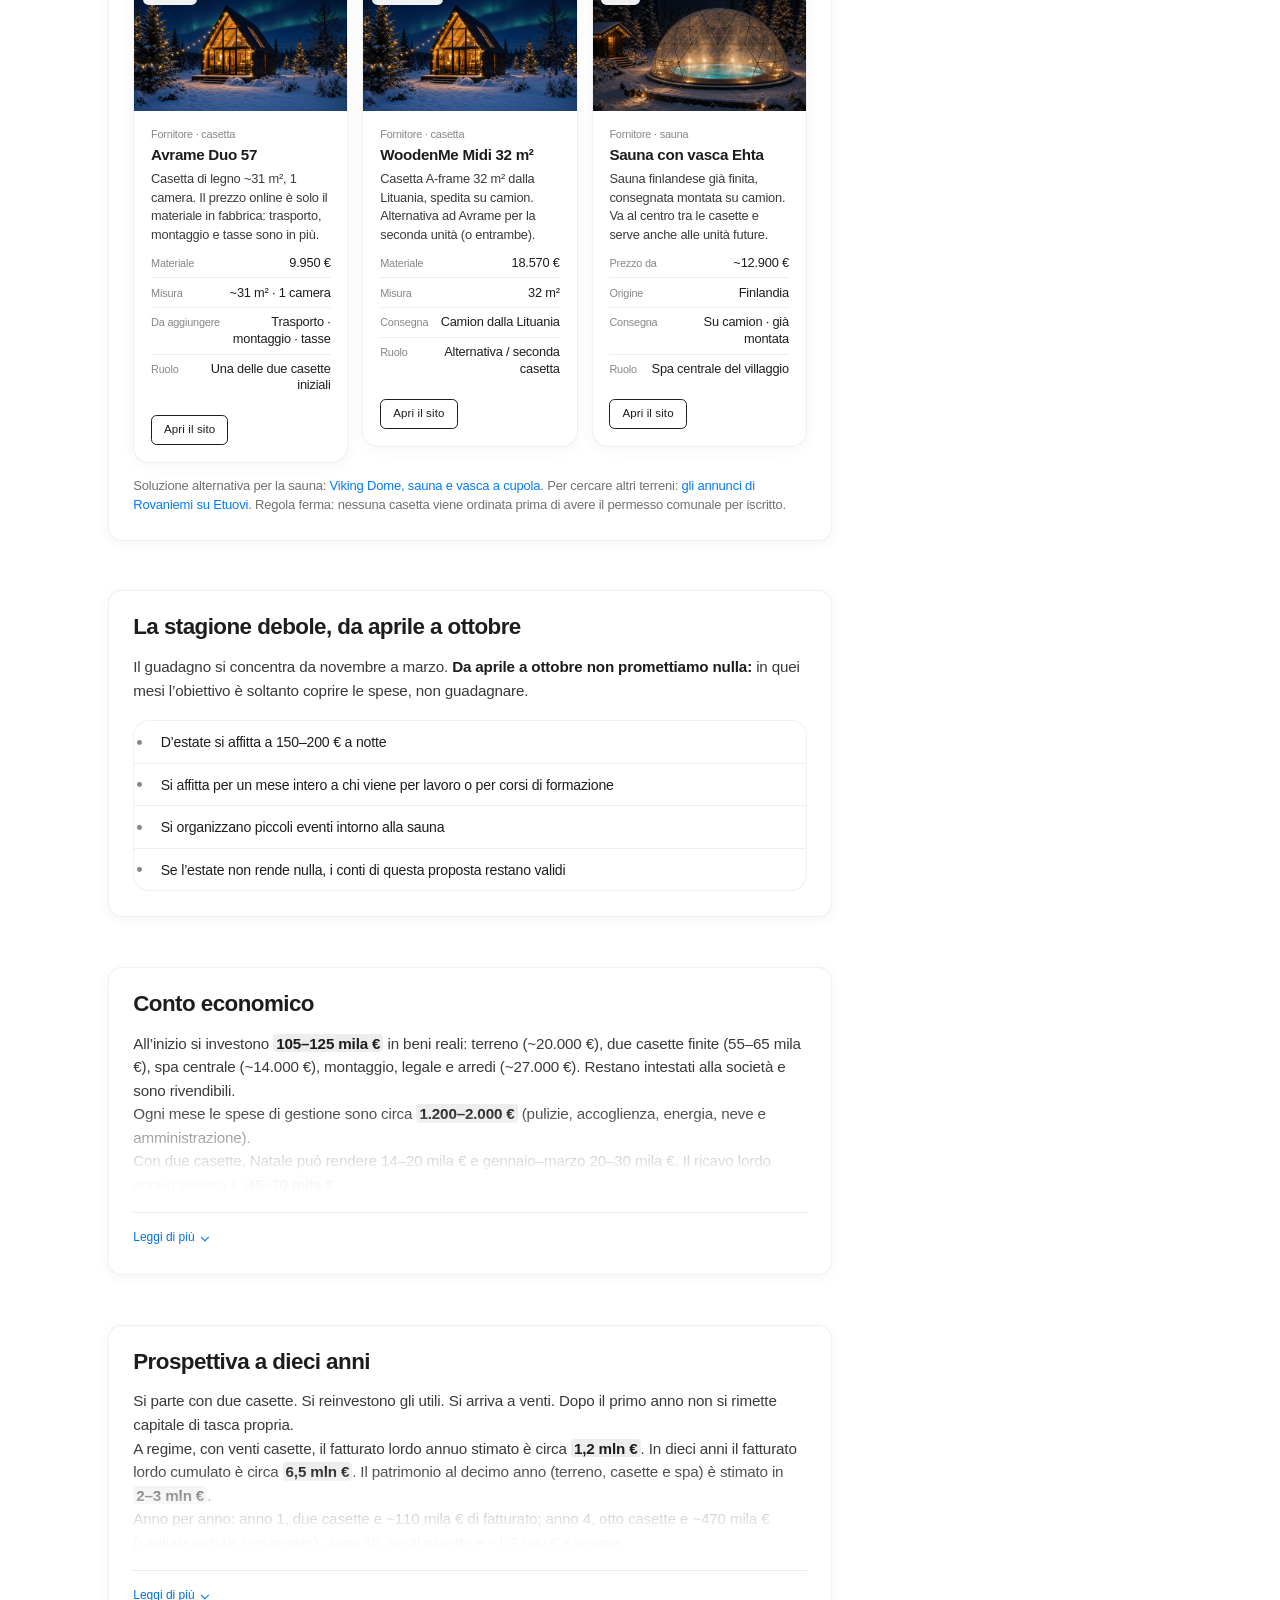
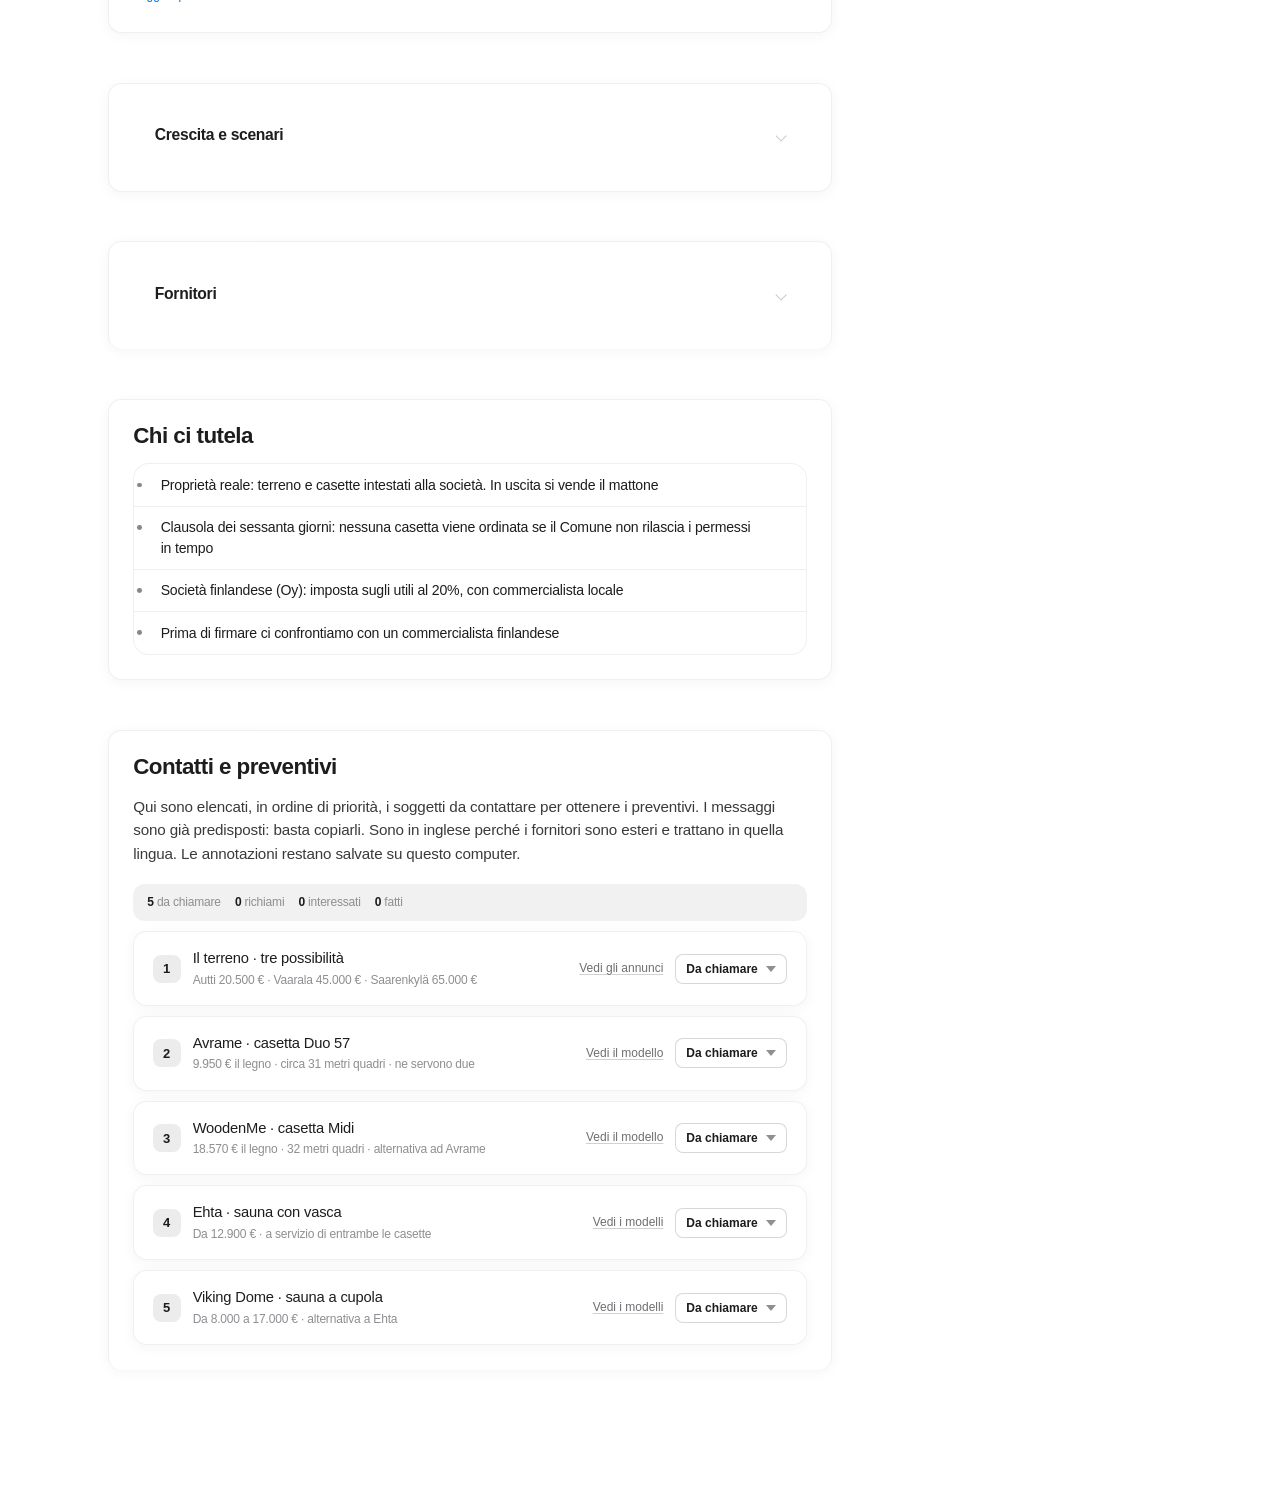
<file: lapponia.html>
<!DOCTYPE html>
<html lang="it">
<head>
  <meta charset="UTF-8" />
  <meta name="viewport" content="width=device-width, initial-scale=0.75, viewport-fit=cover" />
  <meta name="theme-color" content="#ffffff" />
  <meta name="apple-mobile-web-app-capable" content="yes" />
  <title>Rovaniemi — Aurora Boreale · Proposta</title>
  <link rel="stylesheet" href="styles.css?v=20260926air2" />
  <link rel="stylesheet" href="skeleton.css?v=20260926air2" />
</head>
<body class="is-skel listing-page">

  <header class="apex-header apex-header--project">
    <div class="apex-bar">
      <div class="apex-bar__inner">
        <a class="apex-bar__logo" href="index.html"><span class="apex-bar__name">Proposte</span></a>
        <nav class="apex-bar__nav" aria-label="Progetti">
          <a class="apex-bar__link" href="saint-moritz.html">Saint-Moritz</a>
          <a class="apex-bar__link is-active" href="lapponia.html">Rovaniemi — Aurora Boreale</a>
          <a class="apex-bar__link" href="costa-azzurra.html">Costa Azzurra</a>
          <a class="apex-bar__pill" href="index.html">Menu</a>
        </nav>
      </div>
    </div>
  </header>

  <main aria-busy="true" class="bento bento--listing">
    <div class="skel-root" aria-hidden="true"></div>
    <p class="skel-status" role="status" aria-live="polite">Caricamento…</p>
    <div class="page-real" aria-hidden="true">

      <div class="gallery-block">
      <div class="photo-grid" aria-label="Galleria">
        <div class="photo-grid__main" style="background-image:url('assets/attr-lap-aurora.jpg')" role="img" aria-label="Aurora"></div>
        <div class="photo-grid__cell" style="background-image:url('assets/lap-villaggio.png')" role="img" aria-label="Villaggio"></div>
        <div class="photo-grid__cell" style="background-image:url('assets/lap-casetta.png')" role="img" aria-label="Casetta"></div>
        <div class="photo-grid__cell" style="background-image:url('assets/lap-spa.png')" role="img" aria-label="Spa"></div>
        <div class="photo-grid__cell" style="background-image:url('assets/attr-lap-inari.jpg')" role="img" aria-label="Inari"></div>
</div>
      <span class="flag-chip flag-chip--hero" title="Finlandia" aria-label="Finlandia">
        <svg viewBox="0 0 36 36" width="42" height="42" aria-hidden="true">
          <circle cx="18" cy="18" r="17" fill="#fff" stroke="#E5E5E5" stroke-width="1"/>
          <rect x="14" y="6" width="7" height="24" rx="1" fill="#003580"/>
          <rect x="5" y="14.5" width="26" height="7" rx="1" fill="#003580"/>
        </svg>
      </span>
      </div>
      <div class="listing-layout">
        <div class="listing-main">

<header class="listing-hero">
        <div class="listing-title">
          <h1>Rovaniemi — Aurora Boreale</h1>
          <p class="listing-title__loc">Lapponia finlandese · si acquistano terreno, due casette e una spa · proprietà al cento per cento</p>
          <div class="diff" aria-label="Difficoltà 4 su 5">
            <span class="diff__label">Difficoltà</span>
            <span class="diff__stars" aria-hidden="true">
              <i class="s s--on"></i><i class="s s--on"></i><i class="s s--on"></i><i class="s s--on"></i><i class="s"></i>
            </span>
            <span class="diff__n">4 / 5</span>
          </div>
        </div>

        <div class="listing-hero-nums">
        <div class="money" aria-label="I due numeri">
          <div class="money__cell money__cell--in is-key">
            <span>Capitale iniziale richiesto</span>
            <strong>105–125 mila €</strong>
          </div>
          <div class="money__cell money__cell--out is-key">
            <span>Ricavo lordo annuo stimato</span>
            <strong>45–70 mila €</strong>
          </div>
        </div>
        <p class="money__hint">Non è una sublocazione: si comprano beni reali. Il guadagno si concentra d’inverno; d’estate si coprono le spese.</p>
        <p class="money__meta"><span>Spese di gestione mensili <b>1.200–2.000 €</b></span><span>Avvio in <b>3–5 mesi</b></span><span>Rientro in <b>3–4 anni</b></span></p>
        </div>
      </header>

          <section class="sec" id="sintesi">
            <h2 class="sec-title">L’operazione in sintesi</h2>
            <p class="manual">Acquistiamo un terreno edificabile vicino a Rovaniemi, due casette di legno di circa 32 metri quadri e una spa centrale con sauna e vasca. Tutto resta di nostra proprietà e, se un giorno si decide di uscire, si vende il mattone. D’inverno, con l’aurora boreale e il Natale, le casette si affittano a 400–500 € a notte. D’estate l’obiettivo è soltanto coprire le spese. Il capitale iniziale rientra in tre o quattro anni.</p>
          </section>

          <section class="sec" id="passi">
            <h2 class="sec-title">Come procediamo</h2>
            <ul class="snap-list">
              <li>Si individua e si acquista un terreno edificabile, con allacciamenti ad acqua ed elettricità</li>
              <li>Si ordinano due casette di legno di livello alberghiero, di circa 32 metri quadri ciascuna</li>
              <li>Si colloca al centro una spa con sauna e vasca, a servizio di entrambe le casette e di quelle future</li>
              <li>Si diventa operativi in tre-cinque mesi: prima i permessi, poi trasporto e montaggio</li>
              <li>Nessuna casetta viene ordinata prima di avere il permesso comunale per iscritto</li>
            </ul>
          </section>

          <section class="sec sec--vision" id="come-sara">
            <h2 class="sec-title">Come sarà l’insediamento</h2>
            <p class="manual">Un piccolo villaggio di nostra proprietà: le casette intorno, la sauna con la vasca al centro.</p>
            <div class="place-hero" aria-label="Come sarà l’insediamento">
              <div class="place-hero__main" style="background-image:url('assets/lap-villaggio.png')" role="img" aria-label="Villaggio"></div>
              <div class="place-hero__cell" style="background-image:url('assets/lap-casetta.png')" role="img" aria-label="Casetta"></div>
              <div class="place-hero__cell" style="background-image:url('assets/lap-spa.png')" role="img" aria-label="Spa"></div>
              <div class="place-hero__cell" style="background-image:url('assets/lap-sauna.png')" role="img" aria-label="Sauna"></div>
              <div class="place-hero__cell" style="background-image:url('assets/progetto-lapponia.png')" role="img" aria-label="Progetto"></div>
            </div>
            <ul class="place-acts">
              <li><strong>Due casette per iniziare</strong><span>Circa 32 metri quadri ciascuna, in legno, rifinite con cura</span></li>
              <li><strong>Sauna e vasca al centro</strong><span>A servizio di tutte le casette, anche di quelle future</span></li>
              <li><strong>Il terreno è di nostra proprietà</strong><span>Non lo prendiamo in affitto: lo acquistiamo e resta rivendibile</span></li>
              <li><strong>Crescita graduale</strong><span>Prima due casette, poi altre due, fino a dieci, con i guadagni</span></li>
            </ul>
            <div class="place-stats place-stats--clou">
              <div class="place-stats__grid">
                <div class="place-stat is-key"><b>105–125 mila €</b><span>Capitale iniziale per il terreno, la sauna e le due casette</span></div>
                <div class="place-stat is-key"><b>45–70 mila €</b><span>Ricavo lordo annuo stimato con le due casette</span></div>
                <div class="place-stat is-key"><b>400–500 €</b><span>Tariffa a notte prevista in inverno. È il livello corrente a Rovaniemi</span></div>
                <div class="place-stat is-key"><b>3–4 anni</b><span>Tempo stimato per il rientro del capitale iniziale</span></div>
              </div>
              <ul class="place-sources">
                <li>Prezzi delle casette e della sauna, pubblicati sui siti dei produttori: <a href="https://avrame.com/" target="_blank" rel="noopener noreferrer">Avrame</a>, <a href="https://woodenme.com/product/a-frame-midi-32-m2/" target="_blank" rel="noopener noreferrer">WoodenMe</a>, <a href="https://www.ehta.fi/en/" target="_blank" rel="noopener noreferrer">Ehta</a>, <a href="https://vikingdome.com/collections/sauna-spa-pool-dome" target="_blank" rel="noopener noreferrer">Viking Dome</a>.</li>
                <li>Occupazione e tariffe della zona: si veda «Il territorio e la domanda».</li>
              </ul>
            </div>
          </section>

          <section class="sec sec--place" id="posto">
            <h2 class="sec-title">Il territorio e la domanda</h2>
            <p class="manual">Perché d’inverno la gente prende l’aereo e va a Rovaniemi. Qui sotto i dati ufficiali.</p>
            <div class="place-hero" aria-label="Il territorio">
              <div class="place-hero__main" style="background-image:url('assets/attr-lap-aurora.jpg')" role="img" aria-label="Aurora"></div>
              <div class="place-hero__cell" style="background-image:url('assets/attr-lap-santa.jpg')" role="img" aria-label="Santa Claus"></div>
              <div class="place-hero__cell" style="background-image:url('assets/attr-lap-levi.jpg')" role="img" aria-label="Levi"></div>
              <div class="place-hero__cell" style="background-image:url('assets/attr-lap-inari.jpg')" role="img" aria-label="Inari"></div>
              <div class="place-hero__cell" style="background-image:url('assets/lap-villaggio.png')" role="img" aria-label="Villaggio"></div>
            </div>
            <ul class="place-acts">
              <li><strong>L’aurora boreale</strong><span>È il motivo principale del viaggio · si vede da novembre a marzo, quando il cielo è buio</span></li>
              <li><strong>Il paese di Babbo Natale</strong><span>A Rovaniemi · vi si recano le famiglie con i bambini a Natale</span></li>
              <li><strong>Levi</strong><span>La stazione sciistica · d’inverno è notte quasi tutto il giorno</span></li>
              <li><strong>Inari e la natura</strong><span>Silenzio, laghi e passeggiate</span></li>
            </ul>
            <div class="place-stats">
              <div class="place-stats__grid">
                <div class="place-stat"><b>82%</b><span>Nel dicembre 2024, su cento camere d’albergo nella zona di Rovaniemi, ottantadue erano occupate. Nel resto della Finlandia erano quarantanove</span></div>
                <div class="place-stat"><b>282 €</b><span>Tariffa media di una camera d’albergo nella zona di Rovaniemi nel dicembre 2024. Nel resto della Finlandia era di 150 €</span></div>
                <div class="place-stat"><b>77%</b><span>Anche l’anno prima, nel dicembre 2023, gli alberghi erano quasi pieni, con la camera a 243 € di media. Non è stato un episodio isolato</span></div>
                <div class="place-stat"><b>74%</b><span>Le case affittate ai turisti a Rovaniemi risultano occupate settantaquattro giorni su cento, a circa 191 € a notte (da ottobre 2023 a settembre 2024)</span></div>
              </div>
              <ul class="place-sources">
                <li>Fonte: <a href="https://stat.fi/en/publication/cm1hyrjb24zwc07w5giiwybu7" target="_blank" rel="noopener noreferrer">Istituto di statistica finlandese — dicembre 2024</a> (camere occupate 82%, tariffa media 282 €).</li>
                <li><a href="https://stat.fi/en/publication/cln2wvmf13rpk0bvzfksba1or" target="_blank" rel="noopener noreferrer">Istituto di statistica finlandese — dicembre 2023</a> (camere occupate 77%, tariffa media 243 €).</li>
                <li><a href="https://airbtics.com/tourism-statistics-rovaniemi-fi" target="_blank" rel="noopener noreferrer">Airbtics — case per turisti a Rovaniemi</a> (occupate il 74% dei giorni, circa 191 € a notte, da ottobre 2023 a settembre 2024).</li>
              </ul>
            </div>
          </section>

          <section class="sec sec--listings" id="immobili">
            <h2 class="sec-title">Terreni e fornitori</h2>
            <p class="manual">Annunci e listini verificabili: terreni su Etuovi, casette e sauna dai produttori. Aprendo un collegamento si vedono prezzi e fotografie.</p>
            <div class="place-stats">
              <div class="place-stats__grid">
                <div class="place-stat"><b>~20.000 €</b><span>Terreno edificabile di riferimento (es. Autti sul lago), con allacciamenti</span></div>
                <div class="place-stat"><b>55–65 mila €</b><span>Due casette finite, trasporto e montaggio inclusi</span></div>
                <div class="place-stat"><b>~14.000 €</b><span>Spa centrale con sauna e vasca</span></div>
                <div class="place-stat"><b>82%</b><span>Occupazione alberghiera a Rovaniemi nel dicembre 2024: la clientela esiste</span></div>
              </div>
              <ul class="place-sources">
                <li>Dove cerchiamo i terreni: Etuovi. Casette e sauna: Avrame, WoodenMe, Ehta, Viking Dome. All’incontro porto i preventivi aggiornati.</li>
                <li>Afflusso di ospiti: si veda «Il territorio e la domanda».</li>
              </ul>
            </div>
                        <div class="annunci">
              <a class="annuncio" href="https://www.etuovi.com/kohde/20893494" target="_blank" rel="noopener noreferrer">
                <div class="annuncio__media" style="background-image:url('assets/attr-lap-inari.jpg')"><span class="annuncio__tag">Etuovi</span></div>
                <div class="annuncio__body">
                  <p class="annuncio__kind">Terreno · in vendita</p>
                  <h3>Autti · lago Karjalanjärvi</h3>
                  <p class="annuncio__sub">Terreno in riva al lago, permesso per casa vacanza. Opzione economica di partenza per due casette + sauna.</p>
                  <dl class="annuncio__facts">
                    <div><dt>Prezzo</dt><dd>20.500 €</dd></div>
                    <div><dt>Superficie</dt><dd>5.869 m²</dd></div>
                    <div><dt>Uso</dt><dd>Casa vacanza consentita</dd></div>
                    <div><dt>Posizione</dt><dd>Sul lago · zona Autti</dd></div>
                  </dl>
                  <span class="annuncio__out">Apri l’annuncio</span>
                </div>
              </a>
              <a class="annuncio" href="https://www.etuovi.com/kohde/m32944" target="_blank" rel="noopener noreferrer">
                <div class="annuncio__media" style="background-image:url('assets/attr-lap-levi.jpg')"><span class="annuncio__tag">Etuovi</span></div>
                <div class="annuncio__body">
                  <p class="annuncio__kind">Terreno · in vendita</p>
                  <h3>Vaarala · vicino a Rovaniemi</h3>
                  <p class="annuncio__sub">Terreno edificabile per casa vacanza vicino a Rovaniemi. Diritti di costruzione già indicati: fino a 240 m² di edificio.</p>
                  <dl class="annuncio__facts">
                    <div><dt>Prezzo</dt><dd>45.000 €</dd></div>
                    <div><dt>Terreno</dt><dd>1.044 m²</dd></div>
                    <div><dt>Si può costruire</dt><dd>Fino a 240 m²</dd></div>
                    <div><dt>Zona</dt><dd>Vaarala · Rovaniemi</dd></div>
                  </dl>
                  <span class="annuncio__out">Apri l’annuncio</span>
                </div>
              </a>
              <a class="annuncio" href="https://www.etuovi.com/kohde/63478904" target="_blank" rel="noopener noreferrer">
                <div class="annuncio__media" style="background-image:url('assets/lap-villaggio.png')"><span class="annuncio__tag">Etuovi</span></div>
                <div class="annuncio__body">
                  <p class="annuncio__kind">Terreno · in vendita</p>
                  <h3>Saarenkylä · Jannentie 8</h3>
                  <p class="annuncio__sub">Terreno edificabile a Saarenkylä, vicino a Rovaniemi. Opzione più cara, con diritti di costruzione fino a 236 m².</p>
                  <dl class="annuncio__facts">
                    <div><dt>Prezzo</dt><dd>65.000 €</dd></div>
                    <div><dt>Terreno</dt><dd>1.184 m²</dd></div>
                    <div><dt>Si può costruire</dt><dd>Fino a 236 m²</dd></div>
                    <div><dt>Zona</dt><dd>Saarenkylä</dd></div>
                  </dl>
                  <span class="annuncio__out">Apri l’annuncio</span>
                </div>
              </a>
              <a class="annuncio" href="https://avrame.com/series/duo" target="_blank" rel="noopener noreferrer">
                <div class="annuncio__media" style="background-image:url('assets/lap-casetta.png')"><span class="annuncio__tag">Avrame</span></div>
                <div class="annuncio__body">
                  <p class="annuncio__kind">Fornitore · casetta</p>
                  <h3>Avrame Duo 57</h3>
                  <p class="annuncio__sub">Casetta di legno ~31 m², 1 camera. Il prezzo online è solo il materiale in fabbrica: trasporto, montaggio e tasse sono in più.</p>
                  <dl class="annuncio__facts">
                    <div><dt>Materiale</dt><dd>9.950 €</dd></div>
                    <div><dt>Misura</dt><dd>~31 m² · 1 camera</dd></div>
                    <div><dt>Da aggiungere</dt><dd>Trasporto · montaggio · tasse</dd></div>
                    <div><dt>Ruolo</dt><dd>Una delle due casette iniziali</dd></div>
                  </dl>
                  <span class="annuncio__out">Apri il sito</span>
                </div>
              </a>
              <a class="annuncio" href="https://woodenme.com/product/a-frame-midi-32-m2/" target="_blank" rel="noopener noreferrer">
                <div class="annuncio__media" style="background-image:url('assets/lap-casetta.png')"><span class="annuncio__tag">WoodenMe</span></div>
                <div class="annuncio__body">
                  <p class="annuncio__kind">Fornitore · casetta</p>
                  <h3>WoodenMe Midi 32 m²</h3>
                  <p class="annuncio__sub">Casetta A-frame 32 m² dalla Lituania, spedita su camion. Alternativa ad Avrame per la seconda unità (o entrambe).</p>
                  <dl class="annuncio__facts">
                    <div><dt>Materiale</dt><dd>18.570 €</dd></div>
                    <div><dt>Misura</dt><dd>32 m²</dd></div>
                    <div><dt>Consegna</dt><dd>Camion dalla Lituania</dd></div>
                    <div><dt>Ruolo</dt><dd>Alternativa / seconda casetta</dd></div>
                  </dl>
                  <span class="annuncio__out">Apri il sito</span>
                </div>
              </a>
              <a class="annuncio" href="https://www.ehta.fi/en/" target="_blank" rel="noopener noreferrer">
                <div class="annuncio__media" style="background-image:url('assets/lap-spa.png')"><span class="annuncio__tag">Ehta</span></div>
                <div class="annuncio__body">
                  <p class="annuncio__kind">Fornitore · sauna</p>
                  <h3>Sauna con vasca Ehta</h3>
                  <p class="annuncio__sub">Sauna finlandese già finita, consegnata montata su camion. Va al centro tra le casette e serve anche alle unità future.</p>
                  <dl class="annuncio__facts">
                    <div><dt>Prezzo da</dt><dd>~12.900 €</dd></div>
                    <div><dt>Origine</dt><dd>Finlandia</dd></div>
                    <div><dt>Consegna</dt><dd>Su camion · già montata</dd></div>
                    <div><dt>Ruolo</dt><dd>Spa centrale del villaggio</dd></div>
                  </dl>
                  <span class="annuncio__out">Apri il sito</span>
                </div>
              </a>
            </div>
<p class="annunci-note">Soluzione alternativa per la sauna: <a href="https://vikingdome.com/collections/sauna-spa-pool-dome" target="_blank" rel="noopener noreferrer">Viking Dome, sauna e vasca a cupola</a>. Per cercare altri terreni: <a href="https://www.etuovi.com/myytavat-asunnot/rovaniemi" target="_blank" rel="noopener noreferrer">gli annunci di Rovaniemi su Etuovi</a>. Regola ferma: nessuna casetta viene ordinata prima di avere il permesso comunale per iscritto.</p>
          </section>

          <section class="sec" id="fuori-stagione">
            <h2 class="sec-title">La stagione debole, da aprile a ottobre</h2>
            <p class="manual">Il guadagno si concentra da novembre a marzo. <strong>Da aprile a ottobre non promettiamo nulla:</strong> in quei mesi l’obiettivo è soltanto coprire le spese, non guadagnare.</p>
            <ul class="snap-list">
              <li>D’estate si affitta a 150–200 € a notte</li>
              <li>Si affitta per un mese intero a chi viene per lavoro o per corsi di formazione</li>
              <li>Si organizzano piccoli eventi intorno alla sauna</li>
              <li>Se l’estate non rende nulla, i conti di questa proposta restano validi</li>
            </ul>
          </section>

                    <section class="sec air-more" id="conto">
            <h2 class="sec-title">Conto economico</h2>
            <div class="air-more__clip">
              <div class="air-more__inner">
                <p class="manual">All’inizio si investono <strong class="hl">105–125 mila €</strong> in beni reali: terreno (~20.000 €), due casette finite (55–65 mila €), spa centrale (~14.000 €), montaggio, legale e arredi (~27.000 €). Restano intestati alla società e sono rivendibili.</p>
                <p class="manual">Ogni mese le spese di gestione sono circa <strong class="hl">1.200–2.000 €</strong> (pulizie, accoglienza, energia, neve e amministrazione).</p>
                <p class="manual">Con due casette, Natale può rendere 14–20 mila € e gennaio–marzo 20–30 mila €. Il ricavo lordo annuo stimato è <strong class="hl">45–70 mila €</strong>.</p>
              </div>
              <div class="air-more__fade" aria-hidden="true"></div>
            </div>
            <button type="button" class="air-more__btn" aria-expanded="false">
              <span class="air-more__more">Leggi di più</span>
              <span class="air-more__less">Mostra meno</span>
            </button>
          </section>


                    <section class="sec air-more" id="piano-dieci">
            <h2 class="sec-title">Prospettiva a dieci anni</h2>
            <div class="air-more__clip">
              <div class="air-more__inner">
                <p class="manual">Si parte con due casette. Si reinvestono gli utili. Si arriva a venti. Dopo il primo anno non si rimette capitale di tasca propria.</p>
                <p class="manual">A regime, con venti casette, il fatturato lordo annuo stimato è circa <strong class="hl">1,2 mln €</strong>. In dieci anni il fatturato lordo cumulato è circa <strong class="hl">6,5 mln €</strong>. Il patrimonio al decimo anno (terreno, casette e spa) è stimato in <strong class="hl">2–3 mln €</strong>.</p>
                <p class="manual">Anno per anno: anno 1, due casette e ~110 mila € di fatturato; anno 4, otto casette e ~470 mila € (capitale iniziale recuperato); anno 10, venti casette e ~1,2 mln € a regime.</p>
              </div>
              <div class="air-more__fade" aria-hidden="true"></div>
            </div>
            <button type="button" class="air-more__btn" aria-expanded="false">
              <span class="air-more__more">Leggi di più</span>
              <span class="air-more__less">Mostra meno</span>
            </button>
          </section>

          <details class="portal-fold" id="espansione">
            <summary><span class="portal-fold__label">Crescita e scenari</span></summary>
            <div class="portal-fold__body">
              <p class="manual">Si comincia con due casette. Le successive si finanziano con i guadagni, non con nuovi versamenti.</p>
              <ol class="manual-steps">
                <li><strong>Prima fase</strong> Il terreno, la sauna e due casette. Così si verifica se tariffe e gestione funzionano davvero.</li>
                <li><strong>Seconda fase</strong> Si aggiungono altre unità, finanziate con i primi utili.</li>
                <li><strong>Terza fase</strong> Si può arrivare fino a dieci casette, soltanto se la domanda si conferma. L’area benessere centrale è già dimensionata per servire fino a dieci unità.</li>
                <li><strong>Eventuale uscita</strong> Si vende l’insediamento. Il capitale non è svanito: è nel terreno e negli immobili.</li>
              </ol>
              <p class="manual">Anche nell’ipotesi sfavorevole non si registra una perdita: serve soltanto più tempo per il rientro.</p>
              <div class="scen-cards">
                <article class="scen-card">
                  <h3 class="scen-card__title">Ipotesi favorevole</h3>
                  <ul class="scen-card__rows">
                    <li><span>Capitale iniziale</span><b>125.000 €</b></li>
                    <li><span>Ricavo lordo stimato / anno</span><b>70.000 €</b></li>
                    <li class="is-total"><span>Rientro del capitale in</span><b>circa 2 anni e 10 mesi</b></li>
                  </ul>
                </article>
                <article class="scen-card scen-card--base">
                  <p class="scen-card__badge">L’ipotesi più probabile</p>
                  <h3 class="scen-card__title">Ipotesi prudente</h3>
                  <ul class="scen-card__rows">
                    <li><span>Capitale iniziale</span><b>115.000 €</b></li>
                    <li><span>Ricavo lordo stimato / anno</span><b>55.000 €</b></li>
                    <li class="is-total"><span>Rientro del capitale in</span><b>circa 3 anni e 4 mesi</b></li>
                  </ul>
                </article>
                <article class="scen-card">
                  <h3 class="scen-card__title">Ipotesi sfavorevole</h3>
                  <ul class="scen-card__rows">
                    <li><span>Capitale iniziale</span><b>125.000 €</b></li>
                    <li><span>Ricavo lordo stimato / anno</span><b>40.000 €</b></li>
                    <li class="is-total"><span>Rientro del capitale in</span><b>circa 5 anni</b></li>
                  </ul>
                </article>
              </div>
              <p class="manual">Si acquisisce un solo terreno e si realizza una sola area benessere. Invece di ospitare due famiglie per notte, la struttura viene ottimizzata per cinque unità. I costi fissi si ripartiscono su più camere; a crescere in misura proporzionale sono soprattutto pulizie ed energia.</p>
              <div class="place-stats">
                <div class="place-stats__grid">
                  <div class="place-stat"><b>~20.000 €</b><span>Terreno e allacciamenti (es. lotto unico ampio, tipo Autti ~5.800 mq)</span></div>
                  <div class="place-stat"><b>~240.000 €</b><span>Cinque casette finite, trasporto e montaggio inclusi</span></div>
                  <div class="place-stat"><b>~14.000 €</b><span>Area benessere centrale (già prevista per servire fino a 10 unità)</span></div>
                  <div class="place-stat"><b>~20.000 €</b><span>Pratiche, arredi di base e fondo imprevisti</span></div>
                </div>
                <ul class="place-sources">
                  <li><b>Totale investimento stimato:</b> circa <strong>295.000 €</strong> per cinque unità operative.</li>
                </ul>
              </div>
              <div class="place-stats" style="margin-top:16px">
                <div class="place-stats__grid">
                  <div class="place-stat"><b>750</b><span>Notti disponibili in stagione (5 casette × circa 150 notti ciascuna)</span></div>
                  <div class="place-stat"><b>~560</b><span>Notti vendute con occupazione al 75%</span></div>
                  <div class="place-stat"><b>450 €</b><span>Tariffa media a notte (ipotesi di lavoro)</span></div>
                  <div class="place-stat"><b>~252.000 €</b><span>Incasso lordo annuo da sola stagione invernale</span></div>
                </div>
              </div>
              <div class="place-stats" style="margin-top:16px">
                <div class="place-stats__grid">
                  <div class="place-stat"><b>~30.000 €</b><span>Spese di gestione annue stimate</span></div>
                  <div class="place-stat"><b>~222.000 €</b><span>Risultato lordo prima delle imposte</span></div>
                  <div class="place-stat"><b>20%</b><span>Imposta sugli utili della società finlandese (Oy)</span></div>
                  <div class="place-stat"><b>~222.000 €</b><span>Risultato lordo annuo stimato prima delle imposte</span></div>
                </div>
                <ul class="place-sources">
                  <li><b>Rientro del capitale:</b> con circa 295.000 € investiti e circa 222.000 € di risultato lordo annuo (prima delle imposte), il capitale rientra in tempi contenuti rispetto all’incasso stagionale.</li>
                  <li>Si tratta di uno <strong>scenario di scala</strong>. La prima fase resta a due unità, per verificare tariffe e gestione prima di impegnare il capitale pieno.</li>
                </ul>
              </div>
            </div>
          </details>

          <details class="portal-fold" id="fornitori">
            <summary><span class="portal-fold__label">Fornitori</span></summary>
            <div class="portal-fold__body">
              <p class="manual">Sono aziende esistenti, con i prezzi pubblicati sul sito. Basta aprire il collegamento per verificarli.</p>
              <div class="suppliers">
                <a class="supplier" href="https://avrame.com/" target="_blank" rel="noopener noreferrer">
                  <span class="supplier__who">Avrame</span>
                  <span class="supplier__what">Casette di legno a due falde · dall’Estonia · consegna in tutta Europa</span>
                  <span class="supplier__price">da 9.950 € il materiale</span>
                  <span class="supplier__go">Apri il sito</span>
                </a>
                <a class="supplier" href="https://woodenme.com/product/a-frame-midi-32-m2/" target="_blank" rel="noopener noreferrer">
                  <span class="supplier__who">WoodenMe</span>
                  <span class="supplier__what">Casetta di legno da 32 metri quadri · dalla Lituania</span>
                  <span class="supplier__price">circa 18.570 € il materiale</span>
                  <span class="supplier__go">Apri il sito</span>
                </a>
                <a class="supplier" href="https://vikingdome.com/collections/sauna-spa-pool-dome" target="_blank" rel="noopener noreferrer">
                  <span class="supplier__who">Viking Dome</span>
                  <span class="supplier__what">Sauna e vasca all’interno di una cupola</span>
                  <span class="supplier__price">da 8 a 17 mila €</span>
                  <span class="supplier__go">Apri il sito</span>
                </a>
                <a class="supplier" href="https://www.ehta.fi/en/" target="_blank" rel="noopener noreferrer">
                  <span class="supplier__who">Ehta</span>
                  <span class="supplier__what">Sauna già finita · consegnata su camion</span>
                  <span class="supplier__price">da circa 12.900 €</span>
                  <span class="supplier__go">Apri il sito</span>
                </a>
              </div>
            </div>
          </details>

          <section class="sec" id="tutele">
            <h2 class="sec-title">Chi ci tutela</h2>
            <ul class="snap-list">
              <li>Proprietà reale: terreno e casette intestati alla società. In uscita si vende il mattone</li>
              <li>Clausola dei sessanta giorni: nessuna casetta viene ordinata se il Comune non rilascia i permessi in tempo</li>
              <li>Società finlandese (Oy): imposta sugli utili al 20%, con commercialista locale</li>
              <li>Prima di firmare ci confrontiamo con un commercialista finlandese</li>
            </ul>
          </section>

          <section class="sec sec--calls" id="chiamate">
            <h2 class="sec-title">Contatti e preventivi</h2>
            <p class="manual">Qui sono elencati, in ordine di priorità, i soggetti da contattare per ottenere i preventivi. I messaggi sono già predisposti: basta copiarli. Sono in inglese perché i fornitori sono esteri e trattano in quella lingua. Le annotazioni restano salvate su questo computer.</p>

            <div class="calldesk" data-desk="lapponia">
              <div class="calldesk__stats" aria-live="polite"></div>

              <article class="call-lead" data-id="terreni" data-status="todo">
                <div class="call-lead__head" role="button" tabindex="0" aria-expanded="false">
                  <span class="call-lead__prio">1</span>
                  <div class="call-lead__who">
                    <strong>Il terreno · tre possibilità</strong>
                    <span>Autti 20.500 € · Vaarala 45.000 € · Saarenkylä 65.000 €</span>
                  </div>
                  <a class="call-lead__tel" href="https://www.etuovi.com/myytavat-asunnot/rovaniemi" target="_blank" rel="noopener noreferrer">Vedi gli annunci</a>
                  <select class="call-lead__status" aria-label="Stato"></select>
                </div>
                <div class="call-lead__panel">
                  <div class="call-lead__meta">
                    <p><b>Autti, sul lago Karjalanjärvi</b> · 5.869 metri quadri · 20.500 € · in riva al lago · è consentita la costruzione di una casa vacanza · <a href="https://www.etuovi.com/kohde/20893494" target="_blank" rel="noopener noreferrer">apri l’annuncio</a></p>
                    <p><b>Vaarala, vicino a Rovaniemi</b> · 1.044 metri quadri · 45.000 € · categoria catastale RA 5 tontti 1 (in Finlandia: terreno edificabile per casa vacanza) · diritti edificatori 240 k-m², ossia i metri quadri di edificio consentiti · <a href="https://www.etuovi.com/kohde/m32944" target="_blank" rel="noopener noreferrer">apri l’annuncio</a></p>
                    <p><b>Saarenkylä</b> · 1.184 metri quadri · 65.000 € · diritti edificatori 236 k-m² (metri quadri di edificio consentiti) · <a href="https://www.etuovi.com/kohde/63478904" target="_blank" rel="noopener noreferrer">apri l’annuncio</a></p>
                    <p><b>Che cosa chiedere per iscritto</b> · Si dichiara subito l’intenzione di collocare due casette da circa 32 metri quadri e una sauna al centro. Vanno confermati due punti: che i diritti edificatori siano sufficienti per questa destinazione, e che sia possibile l’allacciamento ad acqua ed elettricità.</p>
                  </div>
                  <div class="call-lead__script">
                    <div class="call-lead__script-top">
                      <span>Messaggio da inviare in inglese — i fornitori sono esteri</span>
                      <button type="button" class="call-lead__copy" data-copy=".call-lead__script-body">Copia</button>
                    </div>
                    <pre class="call-lead__script-body">Hello, we're planning a small hospitality project in the Rovaniemi/Levi area — Phase 1 is 2 cabins (~32 m²) plus a central sauna/spa for winter short-term rental. Could you confirm building rights are sufficient for this use, and whether water/electricity connection is available (or what is required)? Best regards, Tommaso Stoppani, +39 351 436 2677</pre>
                  </div>
                  <label class="call-lead__notes-wrap">Appunti
                    <textarea class="call-lead__notes" rows="3" placeholder="Quale terreno, diritti edificatori, acqua ed elettricità, risposta ricevuta…"></textarea>
                  </label>
                </div>
              </article>

              <article class="call-lead" data-id="avrame" data-status="todo">
                <div class="call-lead__head" role="button" tabindex="0" aria-expanded="false">
                  <span class="call-lead__prio">2</span>
                  <div class="call-lead__who">
                    <strong>Avrame · casetta Duo 57</strong>
                    <span>9.950 € il legno · circa 31 metri quadri · ne servono due</span>
                  </div>
                  <a class="call-lead__tel" href="https://avrame.com/series/duo" target="_blank" rel="noopener noreferrer">Vedi il modello</a>
                  <select class="call-lead__status" aria-label="Stato"></select>
                </div>
                <div class="call-lead__panel">
                  <div class="call-lead__meta">
                    <p><b>Prezzo pubblicato</b> · 9.950 € per il solo legno, da ritirare in fabbrica · <a href="https://avrame.com/series/duo" target="_blank" rel="noopener noreferrer">avrame.com/series/duo</a></p>
                    <p><b>Punto da chiarire senza equivoci</b> · Va richiesto un preventivo comprensivo di tutto: trasporto fino a Rovaniemi, fondazioni, montaggio e finiture interne. Non il solo legno. La stessa Avrame indica per una casa finita dai 1.500 ai 1.800 € per metro quadro: quindi una casetta di 32 metri quadri, pronta all’uso, arriva a <strong>48.000–57.600 €</strong>, non a 9.950 €. Va chiesto anche che l’isolamento regga fino a venti gradi sotto zero, e in quanto tempo consegnano a Rovaniemi.</p>
                  </div>
                  <div class="call-lead__script">
                    <div class="call-lead__script-top">
                      <span>Messaggio da inviare in inglese — i fornitori sono esteri</span>
                      <button type="button" class="call-lead__copy" data-copy=".call-lead__script-body">Copia</button>
                    </div>
                    <pre class="call-lead__script-body">Hello, we're planning a small hospitality project in the Rovaniemi/Levi area of Finnish Lapland — Phase 1 is 2 units of your Duo 57 plus a sauna/spa, for winter short-term rental. Could you send a full quote including transport to Rovaniemi/Levi, foundations, assembly and interior finishing (not just the kit price), insulation spec for year-round winter use, and realistic delivery/installation timeline? Best regards, Tommaso Stoppani, +39 351 436 2677</pre>
                  </div>
                  <label class="call-lead__notes-wrap">Appunti
                    <textarea class="call-lead__notes" rows="3" placeholder="Preventivo comprensivo di tutto, tempi di consegna, isolamento…"></textarea>
                  </label>
                </div>
              </article>

              <article class="call-lead" data-id="woodenme" data-status="todo">
                <div class="call-lead__head" role="button" tabindex="0" aria-expanded="false">
                  <span class="call-lead__prio">3</span>
                  <div class="call-lead__who">
                    <strong>WoodenMe · casetta Midi</strong>
                    <span>18.570 € il legno · 32 metri quadri · alternativa ad Avrame</span>
                  </div>
                  <a class="call-lead__tel" href="https://woodenme.com/product/a-frame-midi-32-m2/" target="_blank" rel="noopener noreferrer">Vedi il modello</a>
                  <select class="call-lead__status" aria-label="Stato"></select>
                </div>
                <div class="call-lead__panel">
                  <div class="call-lead__meta">
                    <p><b>Prezzo pubblicato</b> · casetta Midi da 32 metri quadri · 18.570 € per il solo legno · <a href="https://woodenme.com/product/a-frame-midi-32-m2/" target="_blank" rel="noopener noreferrer">woodenme.com</a></p>
                    <p><b>Vale la stessa regola</b> · Preventivo comprensivo di tutto: trasporto a Rovaniemi, fondazioni, montaggio e finiture. Non il solo legno. Poi l’isolamento per il freddo e i tempi di consegna.</p>
                  </div>
                  <div class="call-lead__script">
                    <div class="call-lead__script-top">
                      <span>Messaggio da inviare in inglese — i fornitori sono esteri</span>
                      <button type="button" class="call-lead__copy" data-copy=".call-lead__script-body">Copia</button>
                    </div>
                    <pre class="call-lead__script-body">Hello, we're planning a small hospitality project in the Rovaniemi/Levi area of Finnish Lapland — Phase 1 is 2 units of your A-frame Midi 32 plus a sauna/spa, for winter short-term rental. Could you send a full quote including transport to Rovaniemi/Levi, foundations, assembly and interior finishing (not just the kit price), insulation spec for year-round winter use, and realistic delivery/installation timeline? Best regards, Tommaso Stoppani, +39 351 436 2677</pre>
                  </div>
                  <label class="call-lead__notes-wrap">Appunti
                    <textarea class="call-lead__notes" rows="3" placeholder="Preventivo comprensivo di tutto, tempi di consegna…"></textarea>
                  </label>
                </div>
              </article>

              <article class="call-lead" data-id="ehta" data-status="todo">
                <div class="call-lead__head" role="button" tabindex="0" aria-expanded="false">
                  <span class="call-lead__prio">4</span>
                  <div class="call-lead__who">
                    <strong>Ehta · sauna con vasca</strong>
                    <span>Da 12.900 € · a servizio di entrambe le casette</span>
                  </div>
                  <a class="call-lead__tel" href="https://www.ehta.fi/en/" target="_blank" rel="noopener noreferrer">Vedi i modelli</a>
                  <select class="call-lead__status" aria-label="Stato"></select>
                </div>
                <div class="call-lead__panel">
                  <div class="call-lead__meta">
                    <p><b>Prezzo pubblicato</b> · sauna già finita, da circa 12.900 € · <a href="https://www.ehta.fi/en/" target="_blank" rel="noopener noreferrer">ehta.fi/en</a></p>
                    <p><b>Che cosa chiedere</b> · Se la consegnano su camion fino a Rovaniemi o a Levi, in quanto tempo, e se occorre predisporre a parte una base in cemento.</p>
                  </div>
                  <div class="call-lead__script">
                    <div class="call-lead__script-top">
                      <span>Messaggio da inviare in inglese — i fornitori sono esteri</span>
                      <button type="button" class="call-lead__copy" data-copy=".call-lead__script-body">Copia</button>
                    </div>
                    <pre class="call-lead__script-body">Hello, we're planning a small hospitality project in the Rovaniemi/Levi area of Finnish Lapland — Phase 1 is 2 cabin units plus a central sauna/spa for winter short-term rental. Could you send a quote for a ready sauna/spa including delivery by truck to Rovaniemi/Levi, whether a separate foundation is required, and realistic delivery timeline? Best regards, Tommaso Stoppani, +39 351 436 2677</pre>
                  </div>
                  <label class="call-lead__notes-wrap">Appunti
                    <textarea class="call-lead__notes" rows="3" placeholder="Modello, prezzo, base in cemento necessaria?, tempi…"></textarea>
                  </label>
                </div>
              </article>

              <article class="call-lead" data-id="viking" data-status="todo">
                <div class="call-lead__head" role="button" tabindex="0" aria-expanded="false">
                  <span class="call-lead__prio">5</span>
                  <div class="call-lead__who">
                    <strong>Viking Dome · sauna a cupola</strong>
                    <span>Da 8.000 a 17.000 € · alternativa a Ehta</span>
                  </div>
                  <a class="call-lead__tel" href="https://vikingdome.com/collections/sauna-spa-pool-dome" target="_blank" rel="noopener noreferrer">Vedi i modelli</a>
                  <select class="call-lead__status" aria-label="Stato"></select>
                </div>
                <div class="call-lead__panel">
                  <div class="call-lead__meta">
                    <p><b>Prezzo pubblicato</b> · cupola con sauna e vasca, da 8.000 a 17.000 € · <a href="https://vikingdome.com/collections/sauna-spa-pool-dome" target="_blank" rel="noopener noreferrer">vikingdome.com</a></p>
                    <p><b>Che cosa chiedere</b> · Se la consegnano su camion fino a Rovaniemi o a Levi, in quanto tempo, e se occorre una base in cemento a parte.</p>
                    <p><b>Capitale iniziale complessivo</b> · da 105.000 a 125.000 €, tutto compreso: il terreno, la sauna e le due casette finite. Tempi: 4–8 settimane per i permessi, poi 6–10 settimane per trasporto e montaggio. In totale da tre a cinque mesi.</p>
                  </div>
                  <div class="call-lead__script">
                    <div class="call-lead__script-top">
                      <span>Messaggio da inviare in inglese — i fornitori sono esteri</span>
                      <button type="button" class="call-lead__copy" data-copy=".call-lead__script-body">Copia</button>
                    </div>
                    <pre class="call-lead__script-body">Hello, we're planning a small hospitality project in the Rovaniemi/Levi area of Finnish Lapland — Phase 1 is 2 cabin units plus a sauna/spa dome for winter short-term rental. Could you send a quote including transport to Rovaniemi/Levi, foundation requirements, assembly, and realistic delivery/installation timeline? Best regards, Tommaso Stoppani, +39 351 436 2677</pre>
                  </div>
                  <label class="call-lead__notes-wrap">Appunti
                    <textarea class="call-lead__notes" rows="3" placeholder="Modello, prezzo, tempi di consegna…"></textarea>
                  </label>
                </div>
              </article>
            </div>
          </section>

        </div>

        <aside class="listing-rail booking-card--desk" aria-label="Sintesi laterale">
          <div class="listing-rail__inner apple-scroll">
          <div class="listing-rail__card">
            <div class="booking-card__price">
              <span class="booking-card__amount">105–125 mila €</span>
              <span class="booking-card__period">Capitale iniziale richiesto</span>
            </div>
            <ul class="booking-card__facts">
              <li><span>Ricavo lordo / anno</span><b>45–70 mila €</b></li>
              <li><span>Rientro</span><b>3–4 anni</b></li>
            </ul>
            <a class="portal-cta" href="#conto">Vedi il conto economico</a>
          </div>

          <nav class="listing-rail__toc" aria-label="Vai alla sezione">
            <p class="listing-rail__label">In questa pagina</p>
            <a href="#sintesi">In sintesi</a>
            <a href="#conto">Conto economico</a>
            <a href="#piano-dieci">Prospettiva a dieci anni</a>
            <a href="#tutele">Tutele</a>
            <a href="#chiamate">Contatti</a>
          </nav>


          <nav class="rail-switch" aria-label="Le tre proposte">
            <div class="rail-switch__top">
              <p class="listing-rail__label">Le tre proposte</p>
              <a class="rail-switch__home" href="index.html">Home</a>
            </div>
            <a class="rail-switch__card" href="saint-moritz.html">
              <div class="rail-switch__media" style="background-image:url('assets/attr-sm-muottas.jpg')"></div>
              <div class="rail-switch__body">
                <strong>Saint-Moritz</strong>
                <span class="rail-switch__tag">Affitto · inverno</span>
                <p class="rail-switch__desc">Due appartamenti in Engadina. Capitale iniziale 40–70 mila €.</p>
              </div>
            </a>
            <a class="rail-switch__card is-here" href="lapponia.html" aria-current="page">
              <div class="rail-switch__media" style="background-image:url('assets/attr-lap-aurora.jpg')"></div>
              <div class="rail-switch__body">
                <strong>Rovaniemi</strong>
                <span class="rail-switch__tag">Acquisto · inverno</span>
                <p class="rail-switch__desc">Terreno, casette e spa. Capitale iniziale 105–125 mila €.</p>
              </div>
              <span class="rail-switch__here">Qui</span>
            </a>
            <a class="rail-switch__card" href="costa-azzurra.html">
              <div class="rail-switch__media" style="background-image:url('assets/attr-ca-croisette.jpg')"></div>
              <div class="rail-switch__body">
                <strong>Costa Azzurra</strong>
                <span class="rail-switch__tag">Affitto · estate ed eventi</span>
                <p class="rail-switch__desc">Cannes o Antibes. Capitale iniziale 55–115 mila €.</p>
              </div>
            </a>
          </nav>
          </div>
        </aside>
      </div>

      <div class="booking-bar">
        <div class="booking-bar__left">
          <strong>105–125 mila €</strong>
          <span>Capitale iniziale, versato una volta · ricavo lordo stimato 45–70 mila € all’anno</span>
        </div>
        <a class="portal-cta portal-cta--bar" href="#conto">Vedi il conto</a>
      </div>

    </div>
  </main>

  <script src="skeleton-markup.js?v=20260926air2" data-skel="project"></script>
  <script src="skeleton.js?v=20260926air2"></script>
  <script src="topbar.js?v=20260926air2"></script>
  <script src="calldesk.js?v=20260926air2"></script>
  <script src="air-more.js?v=20260926air2"></script>
  <script src="rail.js?v=20260926air2"></script>
</body>
</html>
</file>
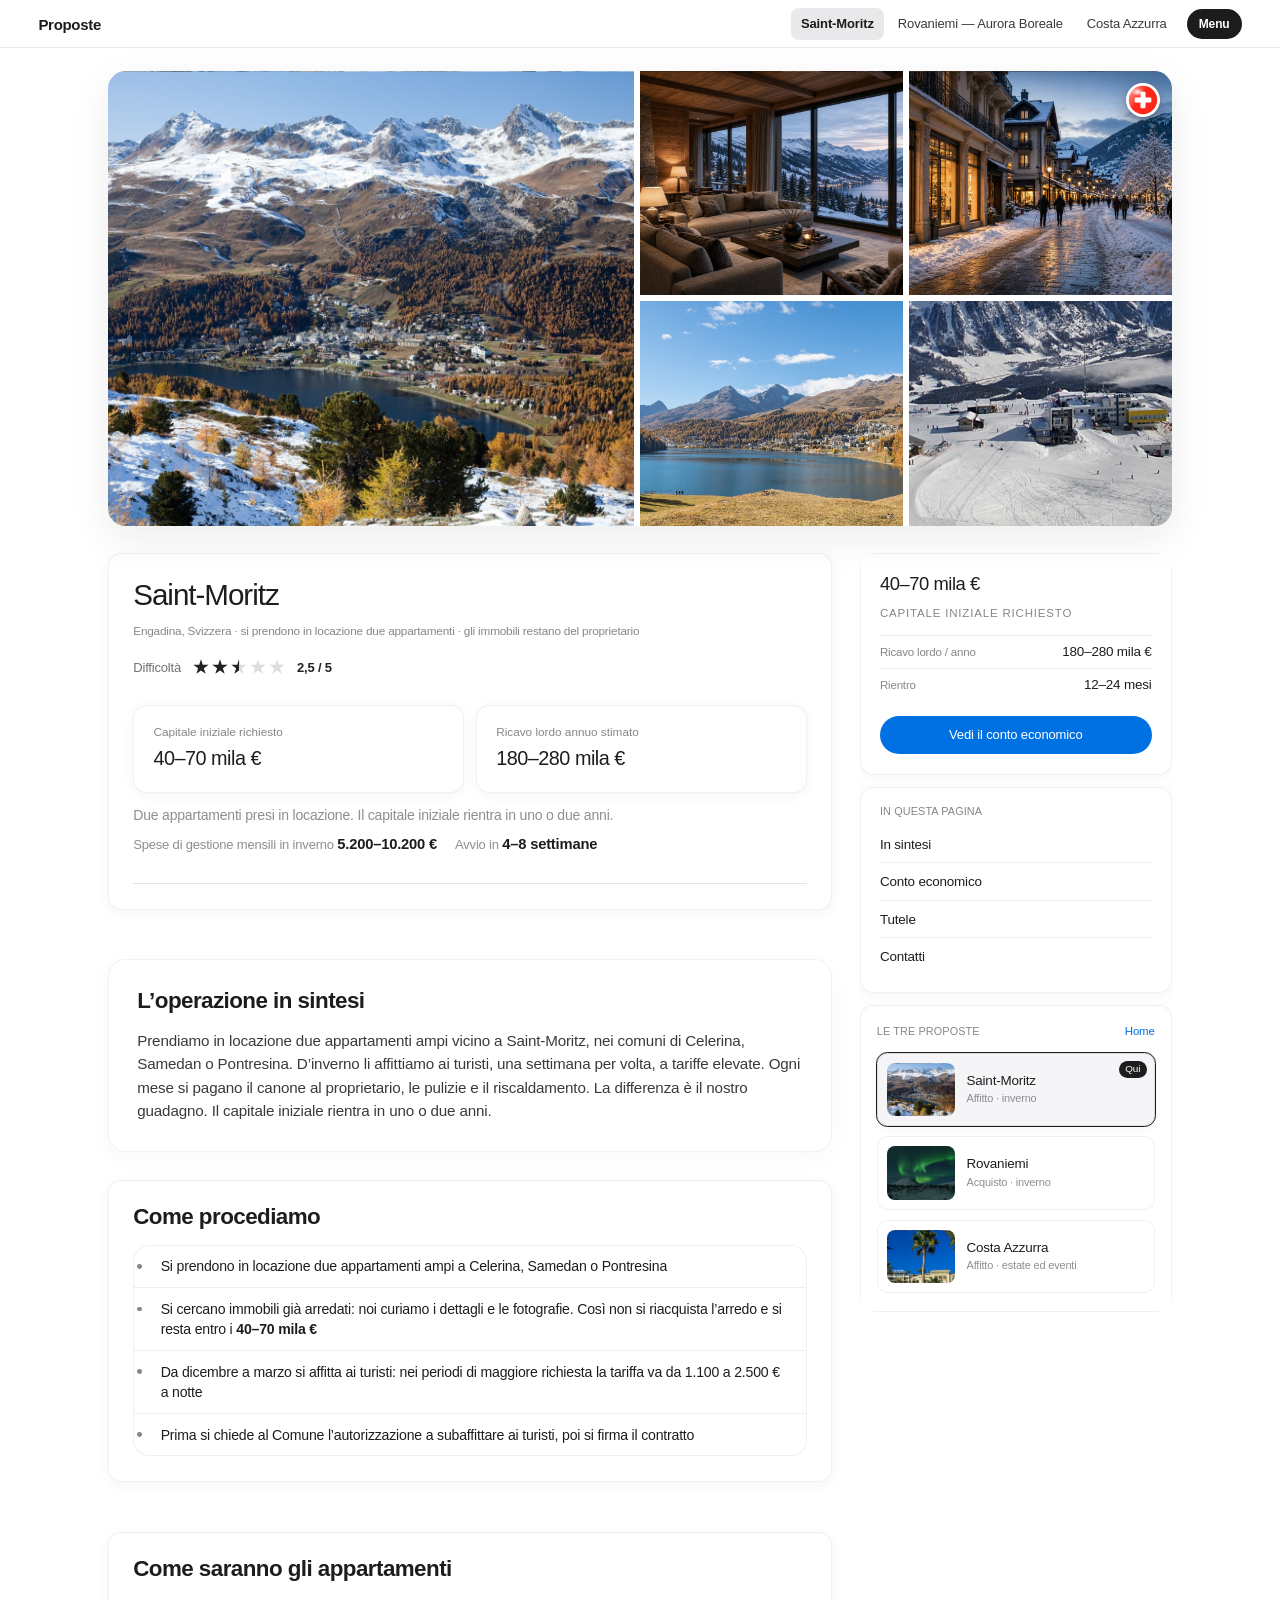
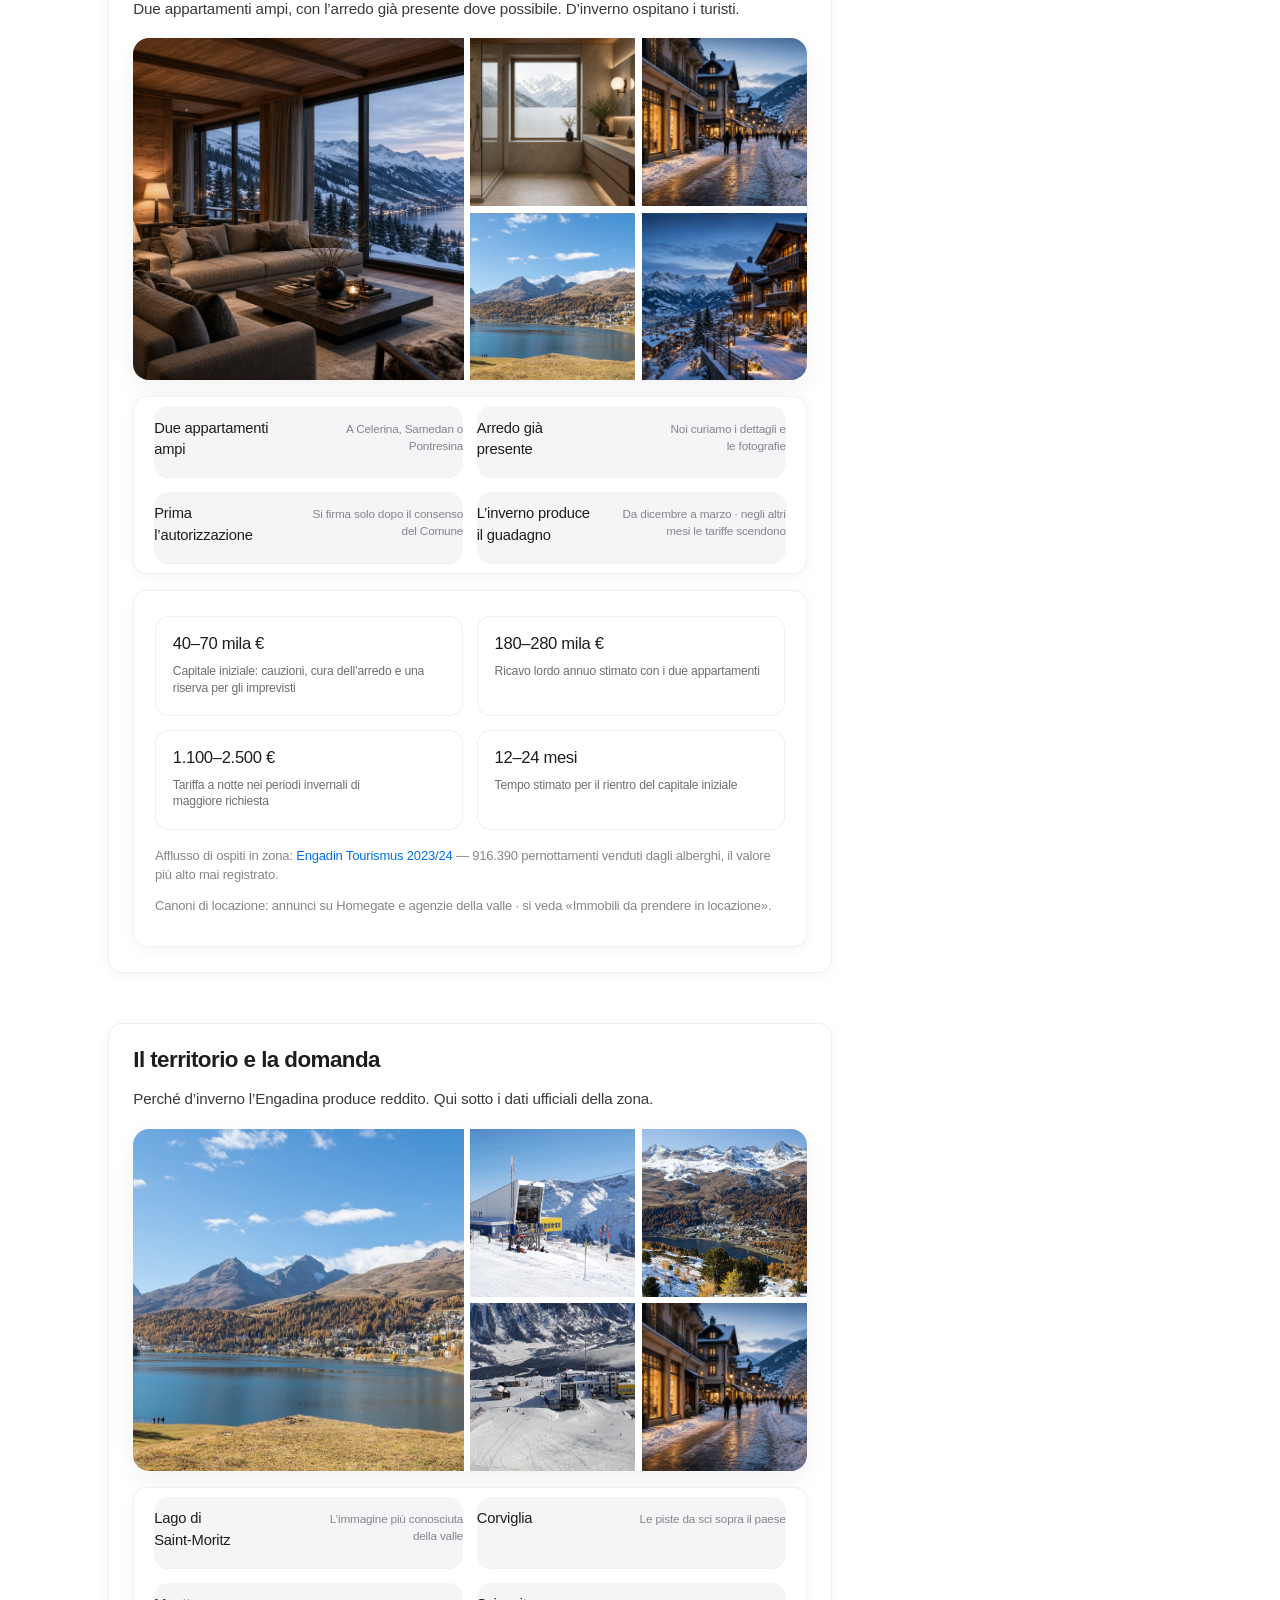
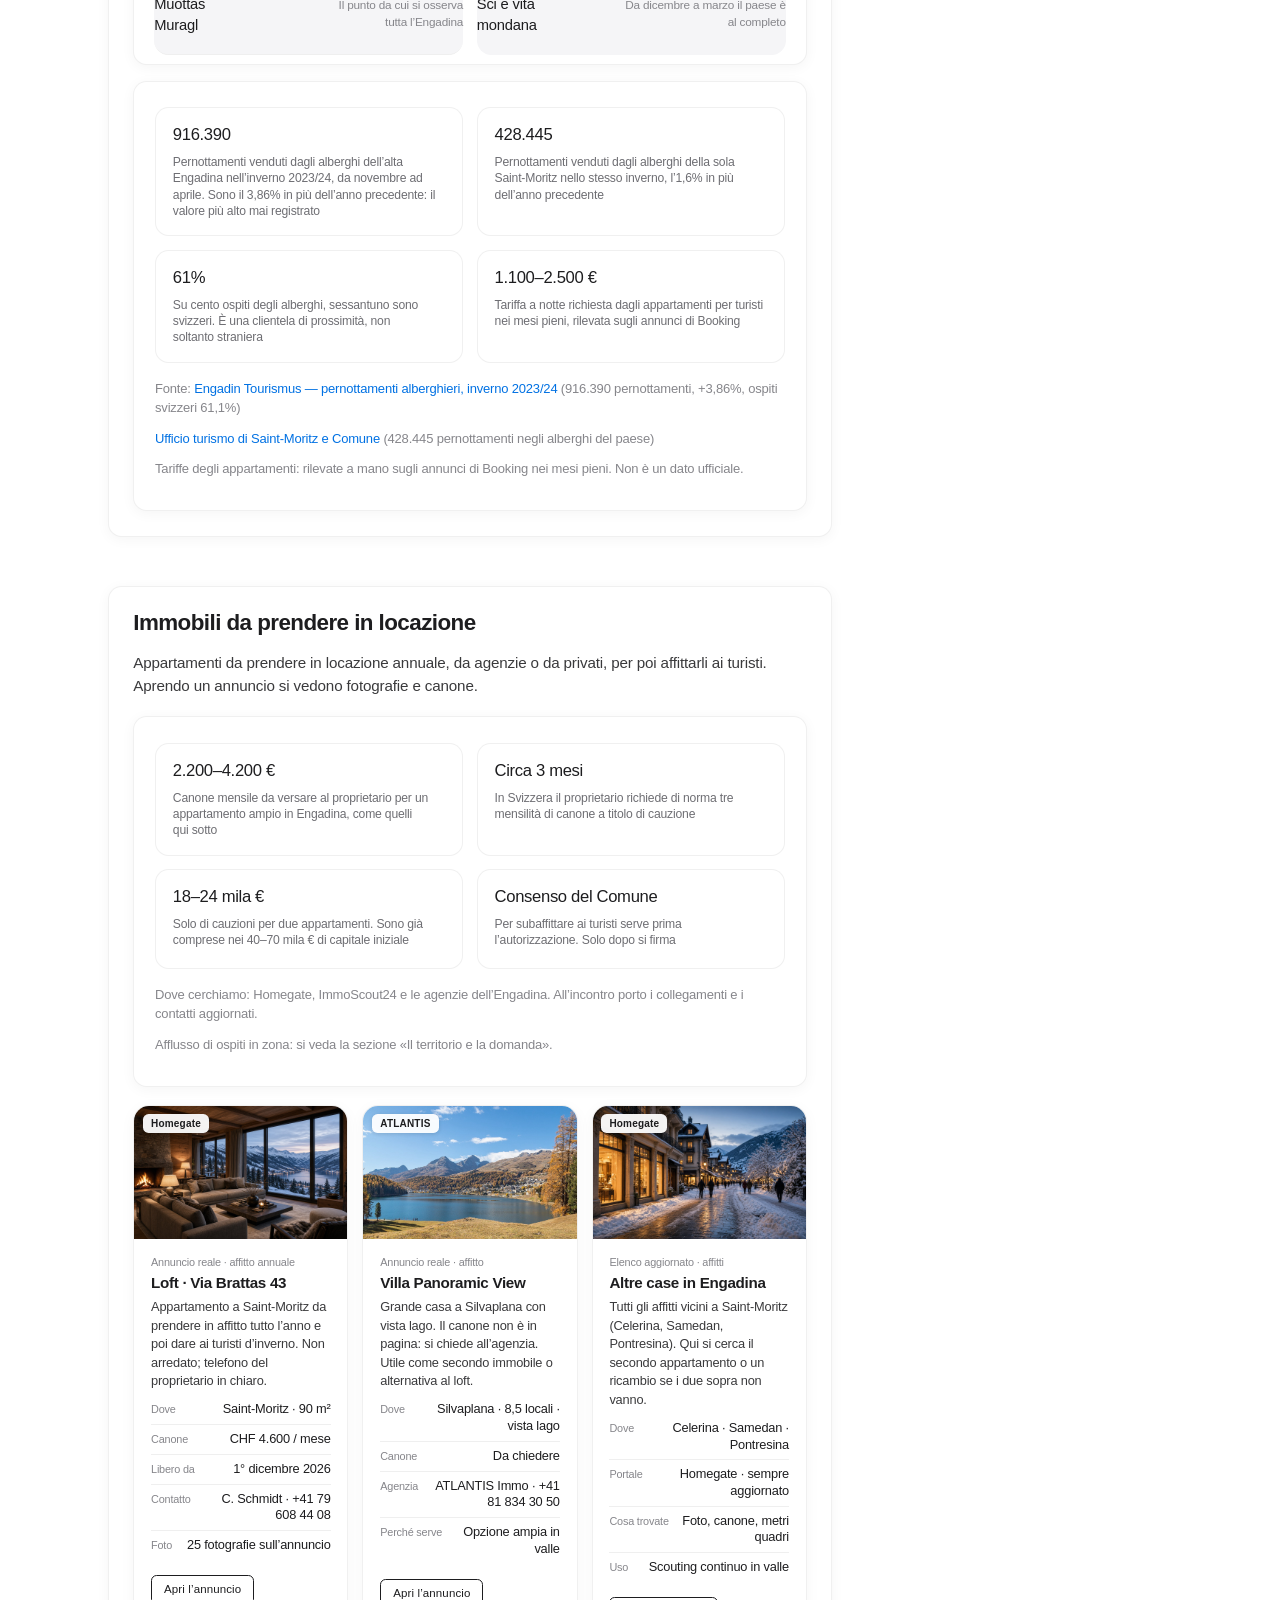
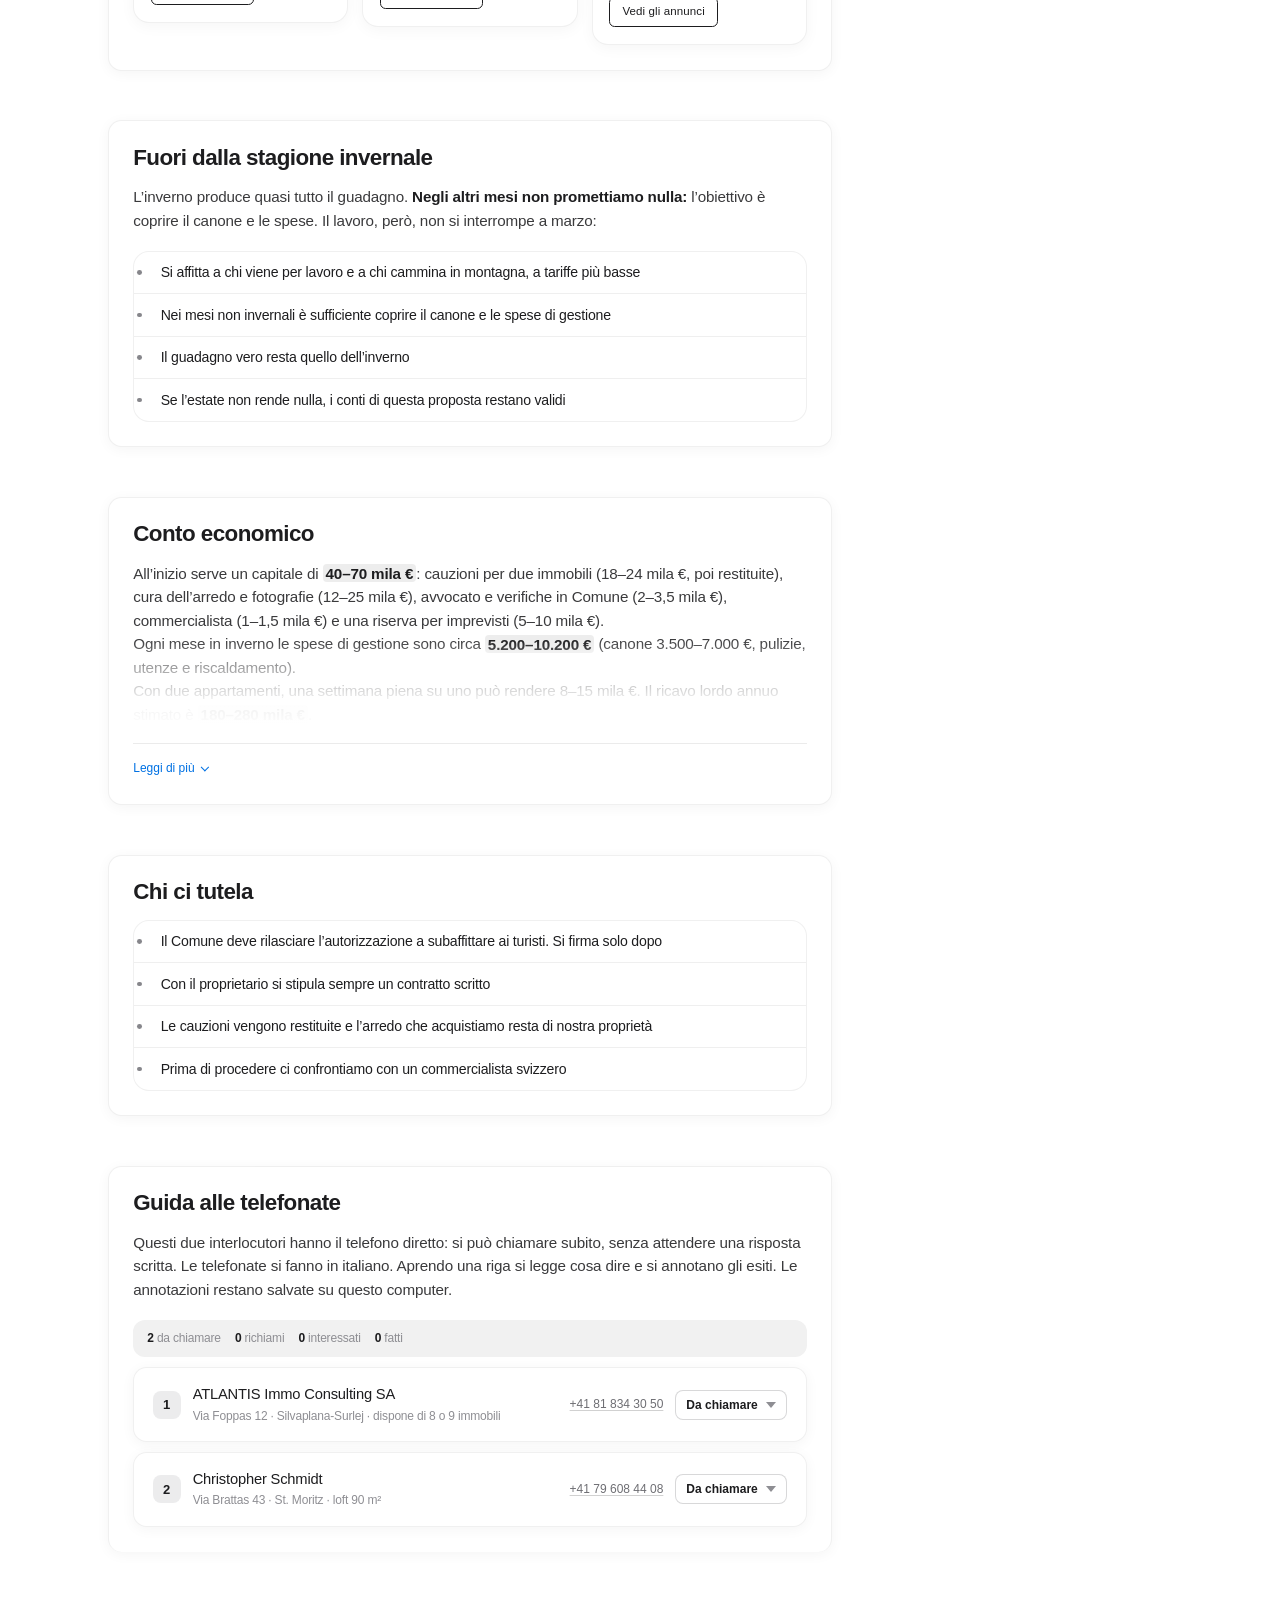
<file: saint-moritz.html>
<!DOCTYPE html>
<html lang="it">
<head>
  <meta charset="UTF-8" />
  <meta name="viewport" content="width=device-width, initial-scale=0.75, viewport-fit=cover" />
  <meta name="theme-color" content="#ffffff" />
  <meta name="apple-mobile-web-app-capable" content="yes" />
  <title>Saint-Moritz — Proposta</title>
  <link rel="stylesheet" href="styles.css?v=20260926air2" />
  <link rel="stylesheet" href="skeleton.css?v=20260926air2" />
</head>
<body class="is-skel listing-page">

  <header class="apex-header apex-header--project">
    <div class="apex-bar">
      <div class="apex-bar__inner">
        <a class="apex-bar__logo" href="index.html"><span class="apex-bar__name">Proposte</span></a>
        <nav class="apex-bar__nav" aria-label="Progetti">
          <a class="apex-bar__link is-active" href="saint-moritz.html">Saint-Moritz</a>
          <a class="apex-bar__link" href="lapponia.html">Rovaniemi — Aurora Boreale</a>
          <a class="apex-bar__link" href="costa-azzurra.html">Costa Azzurra</a>
          <a class="apex-bar__pill" href="index.html">Menu</a>
        </nav>
      </div>
    </div>
  </header>

  <main aria-busy="true" class="bento bento--listing">
    <div class="skel-root" aria-hidden="true"></div>
    <p class="skel-status" role="status" aria-live="polite">Caricamento…</p>
    <div class="page-real" aria-hidden="true">

      <div class="gallery-block">
      <div class="photo-grid" aria-label="Galleria">
        <div class="photo-grid__main" style="background-image:url('assets/attr-sm-muottas.jpg')" role="img" aria-label="Montagna"></div>
        <div class="photo-grid__cell" style="background-image:url('assets/sm-interno.png')" role="img" aria-label="Interno"></div>
        <div class="photo-grid__cell" style="background-image:url('assets/sm-paese.png')" role="img" aria-label="Paese"></div>
        <div class="photo-grid__cell" style="background-image:url('assets/attr-sm-lago.jpg')" role="img" aria-label="Lago"></div>
        <div class="photo-grid__cell" style="background-image:url('assets/attr-sm-sci.jpg')" role="img" aria-label="Sci"></div>
</div>
      <span class="flag-chip flag-chip--hero" title="Svizzera" aria-label="Svizzera">
        <svg viewBox="0 0 36 36" width="42" height="42" aria-hidden="true">
          <circle cx="18" cy="18" r="17" fill="#FF3B30"/>
          <rect x="15" y="8" width="6" height="20" rx="1.5" fill="#fff"/>
          <rect x="8" y="15" width="20" height="6" rx="1.5" fill="#fff"/>
        </svg>
      </span>
      </div>
      <div class="listing-layout">
        <div class="listing-main">

<header class="listing-hero">
        <div class="listing-title">
          <h1>Saint-Moritz</h1>
          <p class="listing-title__loc">Engadina, Svizzera · si prendono in locazione due appartamenti · gli immobili restano del proprietario</p>
          <div class="diff" aria-label="Difficoltà 2 e mezza su 5">
            <span class="diff__label">Difficoltà</span>
            <span class="diff__stars" aria-hidden="true">
              <i class="s s--on"></i><i class="s s--on"></i><i class="s s--half"></i><i class="s"></i><i class="s"></i>
            </span>
            <span class="diff__n">2,5 / 5</span>
          </div>
        </div>

        <div class="listing-hero-nums">
        <div class="money" aria-label="I due numeri">
          <div class="money__cell money__cell--in is-key">
            <span>Capitale iniziale richiesto</span>
            <strong>40–70 mila €</strong>
          </div>
          <div class="money__cell money__cell--out is-key">
            <span>Ricavo lordo annuo stimato</span>
            <strong>180–280 mila €</strong>
          </div>
        </div>
        <p class="money__hint">Due appartamenti presi in locazione. Il capitale iniziale rientra in uno o due anni.</p>
        <p class="money__meta"><span>Spese di gestione mensili in inverno <b>5.200–10.200 €</b></span><span>Avvio in <b>4–8 settimane</b></span></p>
        </div>
      </header>

          <section class="sec" id="sintesi">
            <h2 class="sec-title">L’operazione in sintesi</h2>
            <p class="manual">Prendiamo in locazione due appartamenti ampi vicino a Saint-Moritz, nei comuni di Celerina, Samedan o Pontresina. D’inverno li affittiamo ai turisti, una settimana per volta, a tariffe elevate. Ogni mese si pagano il canone al proprietario, le pulizie e il riscaldamento. La differenza è il nostro guadagno. Il capitale iniziale rientra in uno o due anni.</p>
          </section>

          <section class="sec" id="passi">
            <h2 class="sec-title">Come procediamo</h2>
            <ul class="snap-list">
              <li>Si prendono in locazione due appartamenti ampi a Celerina, Samedan o Pontresina</li>
              <li>Si cercano immobili già arredati: noi curiamo i dettagli e le fotografie. Così non si riacquista l’arredo e si resta entro i <strong>40–70 mila €</strong></li>
              <li>Da dicembre a marzo si affitta ai turisti: nei periodi di maggiore richiesta la tariffa va da 1.100 a 2.500 € a notte</li>
              <li>Prima si chiede al Comune l’autorizzazione a subaffittare ai turisti, poi si firma il contratto</li>
            </ul>
          </section>

          <section class="sec sec--vision" id="come-sara">
            <h2 class="sec-title">Come saranno gli appartamenti</h2>
            <p class="manual">Due appartamenti ampi, con l’arredo già presente dove possibile. D’inverno ospitano i turisti.</p>
            <div class="place-hero" aria-label="Come saranno gli appartamenti">
              <div class="place-hero__main" style="background-image:url('assets/sm-interno.png')" role="img" aria-label="Interno"></div>
              <div class="place-hero__cell" style="background-image:url('assets/sm-bagno.png')" role="img" aria-label="Bagno"></div>
              <div class="place-hero__cell" style="background-image:url('assets/sm-paese.png')" role="img" aria-label="Paese"></div>
              <div class="place-hero__cell" style="background-image:url('assets/attr-sm-lago.jpg')" role="img" aria-label="Vista"></div>
              <div class="place-hero__cell" style="background-image:url('assets/progetto-saint-moritz.png')" role="img" aria-label="Progetto"></div>
            </div>
            <ul class="place-acts">
              <li><strong>Due appartamenti ampi</strong><span>A Celerina, Samedan o Pontresina</span></li>
              <li><strong>Arredo già presente</strong><span>Noi curiamo i dettagli e le fotografie</span></li>
              <li><strong>Prima l’autorizzazione</strong><span>Si firma solo dopo il consenso del Comune</span></li>
              <li><strong>L’inverno produce il guadagno</strong><span>Da dicembre a marzo · negli altri mesi le tariffe scendono</span></li>
            </ul>
            <div class="place-stats place-stats--clou">
              <div class="place-stats__grid">
                <div class="place-stat is-key"><b>40–70 mila €</b><span>Capitale iniziale: cauzioni, cura dell’arredo e una riserva per gli imprevisti</span></div>
                <div class="place-stat is-key"><b>180–280 mila €</b><span>Ricavo lordo annuo stimato con i due appartamenti</span></div>
                <div class="place-stat is-key"><b>1.100–2.500 €</b><span>Tariffa a notte nei periodi invernali di maggiore richiesta</span></div>
                <div class="place-stat is-key"><b>12–24 mesi</b><span>Tempo stimato per il rientro del capitale iniziale</span></div>
              </div>
              <ul class="place-sources">
                <li>Afflusso di ospiti in zona: <a href="https://www.engadintourismus.ch/reporting/hotel-logiernacht-statistik/hotel-logiernacht-statistik/hotel-logiernaechte-april-2023-wintersaison-2023-2024" target="_blank" rel="noopener noreferrer">Engadin Tourismus 2023/24</a> — 916.390 pernottamenti venduti dagli alberghi, il valore più alto mai registrato.</li>
                <li>Canoni di locazione: annunci su Homegate e agenzie della valle · si veda «Immobili da prendere in locazione».</li>
              </ul>
            </div>
          </section>

          <section class="sec sec--place" id="posto">
            <h2 class="sec-title">Il territorio e la domanda</h2>
            <p class="manual">Perché d’inverno l’Engadina produce reddito. Qui sotto i dati ufficiali della zona.</p>
            <div class="place-hero" aria-label="Il territorio">
              <div class="place-hero__main" style="background-image:url('assets/attr-sm-lago.jpg')" role="img" aria-label="Lago"></div>
              <div class="place-hero__cell" style="background-image:url('assets/attr-sm-corviglia.jpg')" role="img" aria-label="Corviglia"></div>
              <div class="place-hero__cell" style="background-image:url('assets/attr-sm-muottas.jpg')" role="img" aria-label="Muottas"></div>
              <div class="place-hero__cell" style="background-image:url('assets/attr-sm-sci.jpg')" role="img" aria-label="Sci"></div>
              <div class="place-hero__cell" style="background-image:url('assets/sm-paese.png')" role="img" aria-label="Paese"></div>
            </div>
            <ul class="place-acts">
              <li><strong>Lago di Saint-Moritz</strong><span>L’immagine più conosciuta della valle</span></li>
              <li><strong>Corviglia</strong><span>Le piste da sci sopra il paese</span></li>
              <li><strong>Muottas Muragl</strong><span>Il punto da cui si osserva tutta l’Engadina</span></li>
              <li><strong>Sci e vita mondana</strong><span>Da dicembre a marzo il paese è al completo</span></li>
            </ul>
            <div class="place-stats">
              <div class="place-stats__grid">
                <div class="place-stat"><b>916.390</b><span>Pernottamenti venduti dagli alberghi dell’alta Engadina nell’inverno 2023/24, da novembre ad aprile. Sono il 3,86% in più dell’anno precedente: il valore più alto mai registrato</span></div>
                <div class="place-stat"><b>428.445</b><span>Pernottamenti venduti dagli alberghi della sola Saint-Moritz nello stesso inverno, l’1,6% in più dell’anno precedente</span></div>
                <div class="place-stat"><b>61%</b><span>Su cento ospiti degli alberghi, sessantuno sono svizzeri. È una clientela di prossimità, non soltanto straniera</span></div>
                <div class="place-stat"><b>1.100–2.500 €</b><span>Tariffa a notte richiesta dagli appartamenti per turisti nei mesi pieni, rilevata sugli annunci di Booking</span></div>
              </div>
              <ul class="place-sources">
                <li>Fonte: <a href="https://www.engadintourismus.ch/reporting/hotel-logiernacht-statistik/hotel-logiernacht-statistik/hotel-logiernaechte-april-2023-wintersaison-2023-2024" target="_blank" rel="noopener noreferrer">Engadin Tourismus — pernottamenti alberghieri, inverno 2023/24</a> (916.390 pernottamenti, +3,86%, ospiti svizzeri 61,1%)</li>
                <li><a href="https://www.linkedin.com/posts/st-moritz-tourismus-ag_the-overnight-stay-statistics-for-winter-activity-7199330753841610752-5iTm" target="_blank" rel="noopener noreferrer">Ufficio turismo di Saint-Moritz e Comune</a> (428.445 pernottamenti negli alberghi del paese)</li>
                <li>Tariffe degli appartamenti: rilevate a mano sugli annunci di Booking nei mesi pieni. Non è un dato ufficiale.</li>
              </ul>
            </div>
          </section>

          <section class="sec sec--listings" id="immobili">
            <h2 class="sec-title">Immobili da prendere in locazione</h2>
            <p class="manual">Appartamenti da prendere in locazione annuale, da agenzie o da privati, per poi affittarli ai turisti. Aprendo un annuncio si vedono fotografie e canone.</p>
            <div class="place-stats">
              <div class="place-stats__grid">
                <div class="place-stat"><b>2.200–4.200 €</b><span>Canone mensile da versare al proprietario per un appartamento ampio in Engadina, come quelli qui sotto</span></div>
                <div class="place-stat"><b>Circa 3 mesi</b><span>In Svizzera il proprietario richiede di norma tre mensilità di canone a titolo di cauzione</span></div>
                <div class="place-stat"><b>18–24 mila €</b><span>Solo di cauzioni per due appartamenti. Sono già comprese nei 40–70 mila € di capitale iniziale</span></div>
                <div class="place-stat"><b>Consenso del Comune</b><span>Per subaffittare ai turisti serve prima l’autorizzazione. Solo dopo si firma</span></div>
              </div>
              <ul class="place-sources">
                <li>Dove cerchiamo: Homegate, ImmoScout24 e le agenzie dell’Engadina. All’incontro porto i collegamenti e i contatti aggiornati.</li>
                <li>Afflusso di ospiti in zona: si veda la sezione «Il territorio e la domanda».</li>
              </ul>
            </div>
                        <div class="annunci">
              <a class="annuncio" href="https://www.homegate.ch/rent/4003468495" target="_blank" rel="noopener noreferrer">
                <div class="annuncio__media" style="background-image:url('assets/sm-interno.png')"><span class="annuncio__tag">Homegate</span></div>
                <div class="annuncio__body">
                  <p class="annuncio__kind">Annuncio reale · affitto annuale</p>
                  <h3>Loft · Via Brattas 43</h3>
                  <p class="annuncio__sub">Appartamento a Saint-Moritz da prendere in affitto tutto l’anno e poi dare ai turisti d’inverno. Non arredato; telefono del proprietario in chiaro.</p>
                  <dl class="annuncio__facts">
                    <div><dt>Dove</dt><dd>Saint-Moritz · 90 m²</dd></div>
                    <div><dt>Canone</dt><dd>CHF 4.600 / mese</dd></div>
                    <div><dt>Libero da</dt><dd>1° dicembre 2026</dd></div>
                    <div><dt>Contatto</dt><dd>C. Schmidt · +41 79 608 44 08</dd></div>
                    <div><dt>Foto</dt><dd>25 fotografie sull’annuncio</dd></div>
                  </dl>
                  <span class="annuncio__out">Apri l’annuncio</span>
                </div>
              </a>
              <a class="annuncio" href="https://www.homegate.ch/rent/4003426045" target="_blank" rel="noopener noreferrer">
                <div class="annuncio__media" style="background-image:url('assets/attr-sm-lago.jpg')"><span class="annuncio__tag">ATLANTIS</span></div>
                <div class="annuncio__body">
                  <p class="annuncio__kind">Annuncio reale · affitto</p>
                  <h3>Villa Panoramic View</h3>
                  <p class="annuncio__sub">Grande casa a Silvaplana con vista lago. Il canone non è in pagina: si chiede all’agenzia. Utile come secondo immobile o alternativa al loft.</p>
                  <dl class="annuncio__facts">
                    <div><dt>Dove</dt><dd>Silvaplana · 8,5 locali · vista lago</dd></div>
                    <div><dt>Canone</dt><dd>Da chiedere</dd></div>
                    <div><dt>Agenzia</dt><dd>ATLANTIS Immo · +41 81 834 30 50</dd></div>
                    <div><dt>Perché serve</dt><dd>Opzione ampia in valle</dd></div>
                  </dl>
                  <span class="annuncio__out">Apri l’annuncio</span>
                </div>
              </a>
              <a class="annuncio" href="https://www.homegate.ch/rent/real-estate/city-celerina/matching-list" target="_blank" rel="noopener noreferrer">
                <div class="annuncio__media" style="background-image:url('assets/sm-paese.png')"><span class="annuncio__tag">Homegate</span></div>
                <div class="annuncio__body">
                  <p class="annuncio__kind">Elenco aggiornato · affitti</p>
                  <h3>Altre case in Engadina</h3>
                  <p class="annuncio__sub">Tutti gli affitti vicini a Saint-Moritz (Celerina, Samedan, Pontresina). Qui si cerca il secondo appartamento o un ricambio se i due sopra non vanno.</p>
                  <dl class="annuncio__facts">
                    <div><dt>Dove</dt><dd>Celerina · Samedan · Pontresina</dd></div>
                    <div><dt>Portale</dt><dd>Homegate · sempre aggiornato</dd></div>
                    <div><dt>Cosa trovate</dt><dd>Foto, canone, metri quadri</dd></div>
                    <div><dt>Uso</dt><dd>Scouting continuo in valle</dd></div>
                  </dl>
                  <span class="annuncio__out">Vedi gli annunci</span>
                </div>
              </a>
            </div>
</section>

          <section class="sec" id="fuori-stagione">
            <h2 class="sec-title">Fuori dalla stagione invernale</h2>
            <p class="manual">L’inverno produce quasi tutto il guadagno. <strong>Negli altri mesi non promettiamo nulla:</strong> l’obiettivo è coprire il canone e le spese. Il lavoro, però, non si interrompe a marzo:</p>
            <ul class="snap-list">
              <li>Si affitta a chi viene per lavoro e a chi cammina in montagna, a tariffe più basse</li>
              <li>Nei mesi non invernali è sufficiente coprire il canone e le spese di gestione</li>
              <li>Il guadagno vero resta quello dell’inverno</li>
              <li>Se l’estate non rende nulla, i conti di questa proposta restano validi</li>
            </ul>
          </section>

                    <section class="sec air-more" id="conto">
            <h2 class="sec-title">Conto economico</h2>
            <div class="air-more__clip">
              <div class="air-more__inner">
                <p class="manual">All’inizio serve un capitale di <strong class="hl">40–70 mila €</strong>: cauzioni per due immobili (18–24 mila €, poi restituite), cura dell’arredo e fotografie (12–25 mila €), avvocato e verifiche in Comune (2–3,5 mila €), commercialista (1–1,5 mila €) e una riserva per imprevisti (5–10 mila €).</p>
                <p class="manual">Ogni mese in inverno le spese di gestione sono circa <strong class="hl">5.200–10.200 €</strong> (canone 3.500–7.000 €, pulizie, utenze e riscaldamento).</p>
                <p class="manual">Con due appartamenti, una settimana piena su uno può rendere 8–15 mila €. Il ricavo lordo annuo stimato è <strong class="hl">180–280 mila €</strong>.</p>
              </div>
              <div class="air-more__fade" aria-hidden="true"></div>
            </div>
            <button type="button" class="air-more__btn" aria-expanded="false">
              <span class="air-more__more">Leggi di più</span>
              <span class="air-more__less">Mostra meno</span>
            </button>
          </section>


          <section class="sec" id="tutele">
            <h2 class="sec-title">Chi ci tutela</h2>
            <ul class="snap-list">
              <li>Il Comune deve rilasciare l’autorizzazione a subaffittare ai turisti. Si firma solo dopo</li>
              <li>Con il proprietario si stipula sempre un contratto scritto</li>
              <li>Le cauzioni vengono restituite e l’arredo che acquistiamo resta di nostra proprietà</li>
              <li>Prima di procedere ci confrontiamo con un commercialista svizzero</li>
            </ul>
          </section>

          <section class="sec sec--calls" id="chiamate">
            <h2 class="sec-title">Guida alle telefonate</h2>
            <p class="manual">Questi due interlocutori hanno il telefono diretto: si può chiamare subito, senza attendere una risposta scritta. Le telefonate si fanno in italiano. Aprendo una riga si legge cosa dire e si annotano gli esiti. Le annotazioni restano salvate su questo computer.</p>

            <div class="calldesk" data-desk="saint-moritz">
              <div class="calldesk__stats" aria-live="polite"></div>

              <article class="call-lead" data-id="atlantis" data-status="todo">
                <div class="call-lead__head" role="button" tabindex="0" aria-expanded="false">
                  <span class="call-lead__prio">1</span>
                  <div class="call-lead__who">
                    <strong>ATLANTIS Immo Consulting SA</strong>
                    <span>Via Foppas 12 · Silvaplana-Surlej · dispone di 8 o 9 immobili</span>
                  </div>
                  <a class="call-lead__tel" href="tel:+41818343050">+41 81 834 30 50</a>
                  <select class="call-lead__status" aria-label="Stato"></select>
                </div>
                <div class="call-lead__panel">
                  <div class="call-lead__meta">
                    <p><b>Immobili in gestione</b> · Dispongono di 8 o 9 immobili di pregio tra Silvaplana e Saint-Moritz. Con una sola telefonata si esaminano tutti.</p>
                    <p><b>Villa «Panoramic View»</b> · 8 locali e mezzo, 6 camere da letto, 4 bagni, vista sul lago e impianto di risalita a pochi passi. Il numero elevato di camere ci è utile, perché si affitta a gruppi. Gli altri 7 o 8 immobili vanno da 4 a 8 locali e mezzo, con vista; alcuni sono direttamente sulle piste.</p>
                    <p><b>Annuncio</b> · <a href="https://www.homegate.ch/rent/4003426045" target="_blank" rel="noopener noreferrer">Homegate 4003426045</a> — il canone non è indicato. Al telefono si chiede l’importo effettivo e se consentono che l’immobile venga affittato ai turisti.</p>
                  </div>
                  <div class="call-lead__script">
                    <div class="call-lead__script-top">
                      <span>Cosa dire al telefono, in italiano</span>
                      <button type="button" class="call-lead__copy" data-copy=".call-lead__script-body">Copia</button>
                    </div>
                    <pre class="call-lead__script-body">Buongiorno, sono Tommaso Stoppani. Lavoro con un piccolo gruppo italiano che affitta case ai turisti, a Venezia, in Puglia e in Portogallo. Cerchiamo uno o due immobili ampi in Engadina, in locazione annuale, da destinare agli ospiti nella stagione invernale. Avete disponibilità e canoni per la villa Panoramic View o per immobili simili? Volentieri ci confrontiamo sui numeri.</pre>
                  </div>
                  <div class="call-lead__tip">
                    <b>Nota pratica</b> · Al telefono si propone soltanto un canone fisso, anche leggermente superiore a quello richiesto. Non si offre subito una percentuale sugli incassi: chi affitta per anni preferisce un importo certo ogni mese, che può verificare. La percentuale si tiene da parte e si propone solo se il rifiuto dipende davvero dall’importo. Spesso invece dipende dal regolamento condominiale o dai vicini, e in quel caso la percentuale non serve. Non si dice «lo prendo così com’è» prima di conoscere il canone: con ATLANTIS il canone non è indicato.
                  </div>
                  <label class="call-lead__notes-wrap">Appunti della telefonata
                    <textarea class="call-lead__notes" rows="4" placeholder="Esito, interlocutore, canone indicato, consenso all’uso turistico, esito…"></textarea>
                  </label>
                </div>
              </article>

              <article class="call-lead" data-id="schmidt" data-status="todo">
                <div class="call-lead__head" role="button" tabindex="0" aria-expanded="false">
                  <span class="call-lead__prio">2</span>
                  <div class="call-lead__who">
                    <strong>Christopher Schmidt</strong>
                    <span>Via Brattas 43 · St. Moritz · loft 90 m²</span>
                  </div>
                  <a class="call-lead__tel" href="tel:+41796084408">+41 79 608 44 08</a>
                  <select class="call-lead__status" aria-label="Stato"></select>
                </div>
                <div class="call-lead__panel">
                  <div class="call-lead__meta">
                    <p><b>L’immobile</b> · Un appartamento a pianta aperta di 90 m², con grandi vetrate e vista sull’Engadina. Il canone è di <strong>4.600 franchi al mese</strong>, poco meno di 5.000 €. È libero dal <strong>1° dicembre 2026</strong>. Non è arredato: l’arredo va computato nel capitale iniziale.</p>
                    <p><b>Fotografie</b> · <a href="https://www.homegate.ch/rent/4003468495" target="_blank" rel="noopener noreferrer">Homegate 4003468495</a> — sono 25 fotografie.</p>
                  </div>
                  <div class="call-lead__script">
                    <div class="call-lead__script-top">
                      <span>Cosa dire al telefono, in italiano</span>
                      <button type="button" class="call-lead__copy" data-copy=".call-lead__script-body">Copia</button>
                    </div>
                    <pre class="call-lead__script-body">Buongiorno, sono Tommaso Stoppani. Ho visto su Homegate l’appartamento in Via Brattas 43, a 4.600 franchi al mese. Cerchiamo un immobile in locazione annuale, da destinare poi agli ospiti nella stagione invernale, con un servizio di buon livello. Il canone è confermato dal 1° dicembre? L’immobile si può subaffittare, o il regolamento condominiale lo vieta? Possiamo parlarne dieci minuti?</pre>
                  </div>
                  <div class="call-lead__tip">
                    <b>Nota pratica</b> · È preferibile telefonare anziché scrivere un messaggio lungo. Dichiarare subito per iscritto la destinazione turistica mette sulla difensiva. Al telefono si chiede prima la disponibilità e il regolamento condominiale, e solo dopo si spiega l’uso previsto.
                  </div>
                  <label class="call-lead__notes-wrap">Appunti della telefonata
                    <textarea class="call-lead__notes" rows="4" placeholder="Esito, canone confermato, arredo, regolamento condominiale…"></textarea>
                  </label>
                </div>
              </article>
            </div>
          </section>

        </div>

        <aside class="listing-rail booking-card--desk" aria-label="Sintesi laterale">
          <div class="listing-rail__inner apple-scroll">
          <div class="listing-rail__card">
            <div class="booking-card__price">
              <span class="booking-card__amount">40–70 mila €</span>
              <span class="booking-card__period">Capitale iniziale richiesto</span>
            </div>
            <ul class="booking-card__facts">
              <li><span>Ricavo lordo / anno</span><b>180–280 mila €</b></li>
              <li><span>Rientro</span><b>12–24 mesi</b></li>
            </ul>
            <a class="portal-cta" href="#conto">Vedi il conto economico</a>
          </div>

          <nav class="listing-rail__toc" aria-label="Vai alla sezione">
            <p class="listing-rail__label">In questa pagina</p>
            <a href="#sintesi">In sintesi</a>
            <a href="#conto">Conto economico</a>
            <a href="#tutele">Tutele</a>
            <a href="#chiamate">Contatti</a>
          </nav>


          <nav class="rail-switch" aria-label="Le tre proposte">
            <div class="rail-switch__top">
              <p class="listing-rail__label">Le tre proposte</p>
              <a class="rail-switch__home" href="index.html">Home</a>
            </div>
            <a class="rail-switch__card is-here" href="saint-moritz.html" aria-current="page">
              <div class="rail-switch__media" style="background-image:url('assets/attr-sm-muottas.jpg')"></div>
              <div class="rail-switch__body">
                <strong>Saint-Moritz</strong>
                <span class="rail-switch__tag">Affitto · inverno</span>
                <p class="rail-switch__desc">Due appartamenti in Engadina. Capitale iniziale 40–70 mila €.</p>
              </div>
              <span class="rail-switch__here">Qui</span>
            </a>
            <a class="rail-switch__card" href="lapponia.html">
              <div class="rail-switch__media" style="background-image:url('assets/attr-lap-aurora.jpg')"></div>
              <div class="rail-switch__body">
                <strong>Rovaniemi</strong>
                <span class="rail-switch__tag">Acquisto · inverno</span>
                <p class="rail-switch__desc">Terreno, casette e spa. Capitale iniziale 105–125 mila €.</p>
              </div>
            </a>
            <a class="rail-switch__card" href="costa-azzurra.html">
              <div class="rail-switch__media" style="background-image:url('assets/attr-ca-croisette.jpg')"></div>
              <div class="rail-switch__body">
                <strong>Costa Azzurra</strong>
                <span class="rail-switch__tag">Affitto · estate ed eventi</span>
                <p class="rail-switch__desc">Cannes o Antibes. Capitale iniziale 55–115 mila €.</p>
              </div>
            </a>
          </nav>
          </div>
        </aside>
      </div>

      <div class="booking-bar">
        <div class="booking-bar__left">
          <strong>40–70 mila €</strong>
          <span>Capitale iniziale, versato una volta · ricavo lordo stimato 180–280 mila € all’anno</span>
        </div>
        <a class="portal-cta portal-cta--bar" href="#conto">Vedi il conto</a>
      </div>

    </div>
  </main>

  <script src="skeleton-markup.js?v=20260926air2" data-skel="project"></script>
  <script src="skeleton.js?v=20260926air2"></script>
  <script src="topbar.js?v=20260926air2"></script>
  <script src="calldesk.js?v=20260926air2"></script>
  <script src="air-more.js?v=20260926air2"></script>
  <script src="rail.js?v=20260926air2"></script>
</body>
</html>
</file>
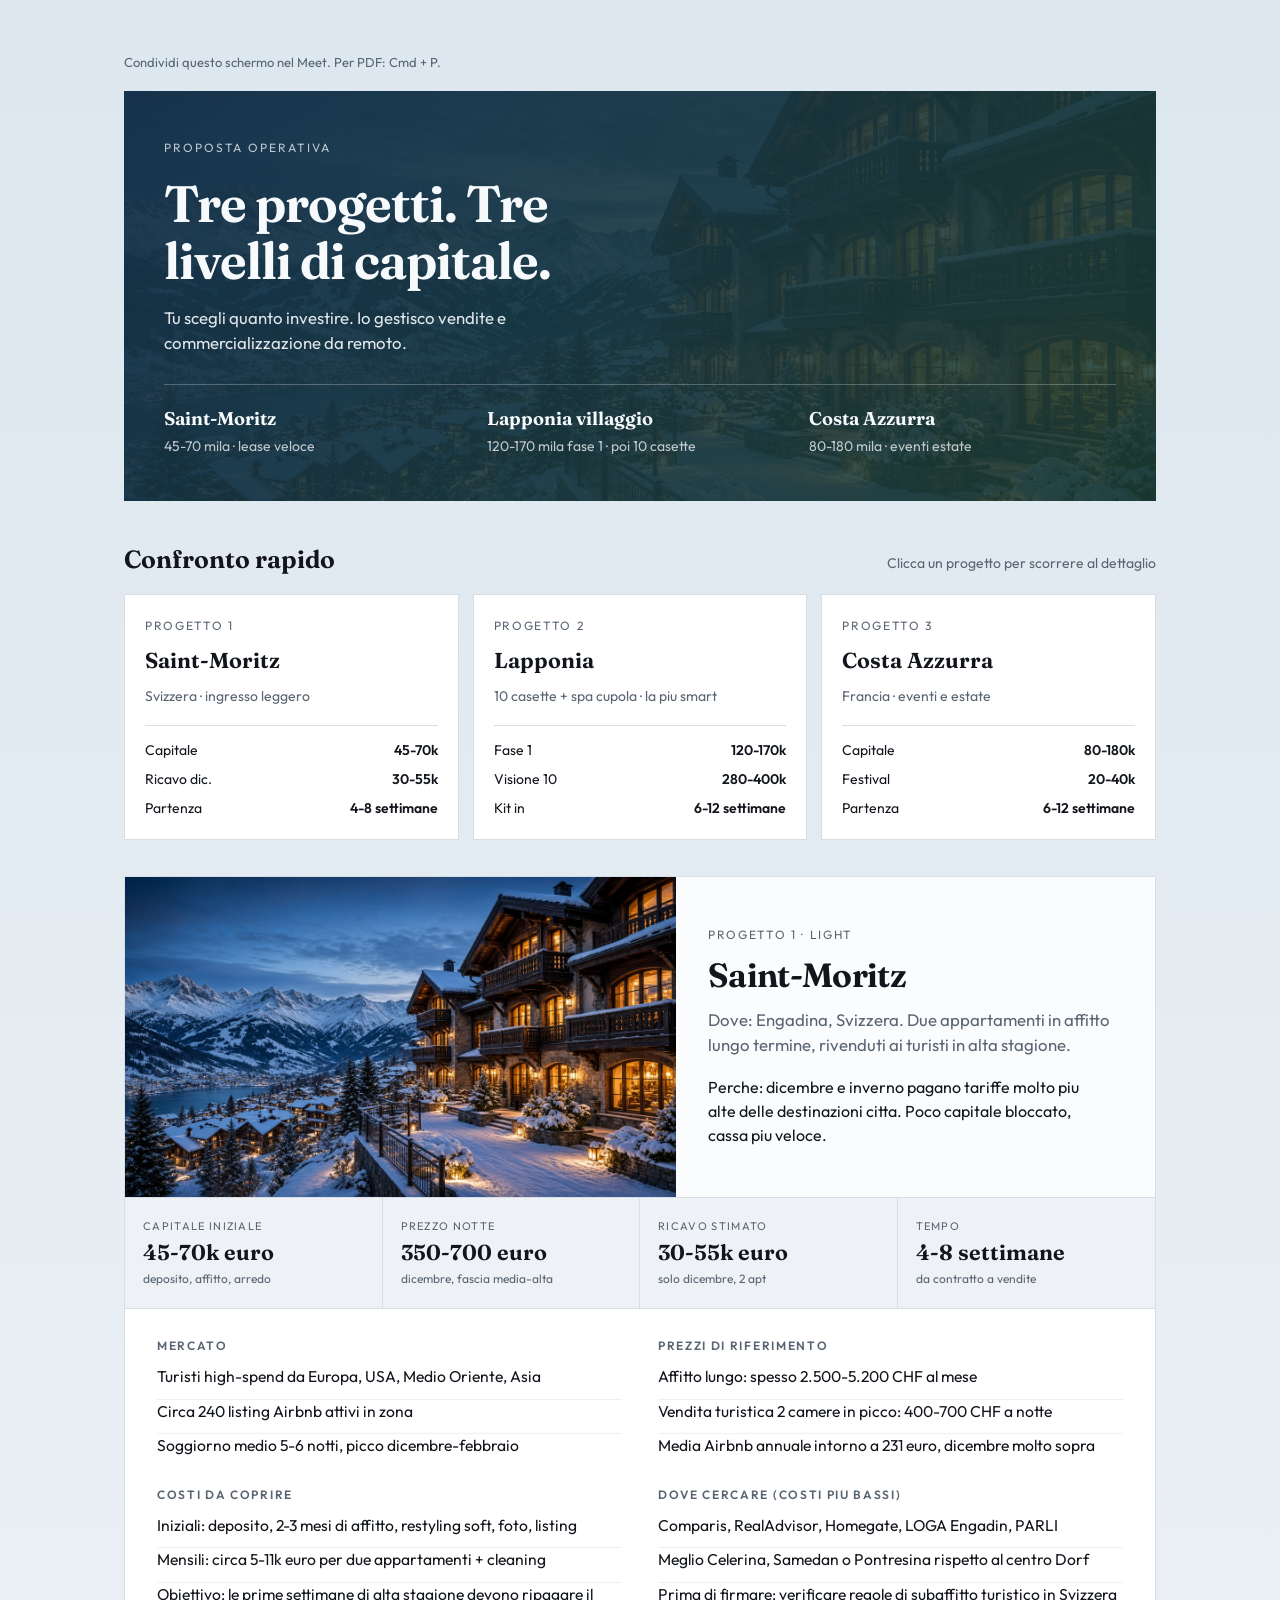
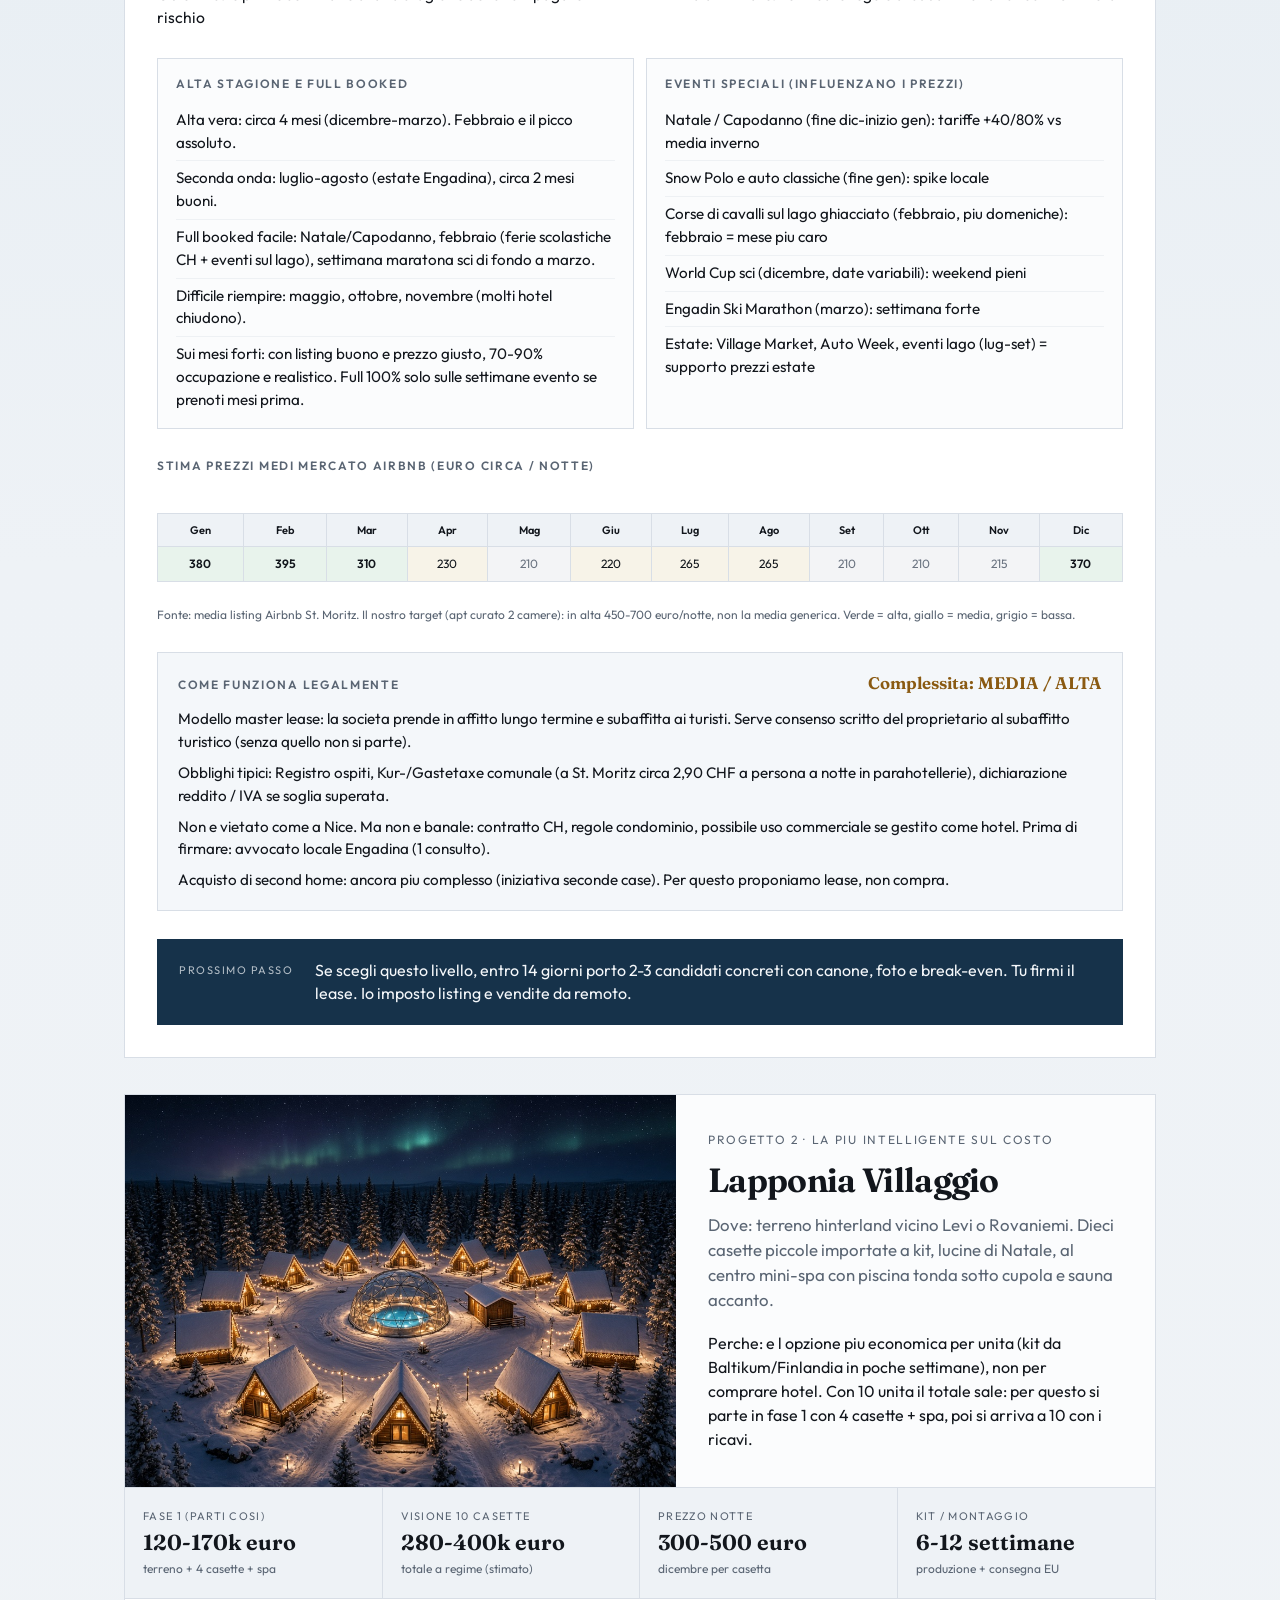
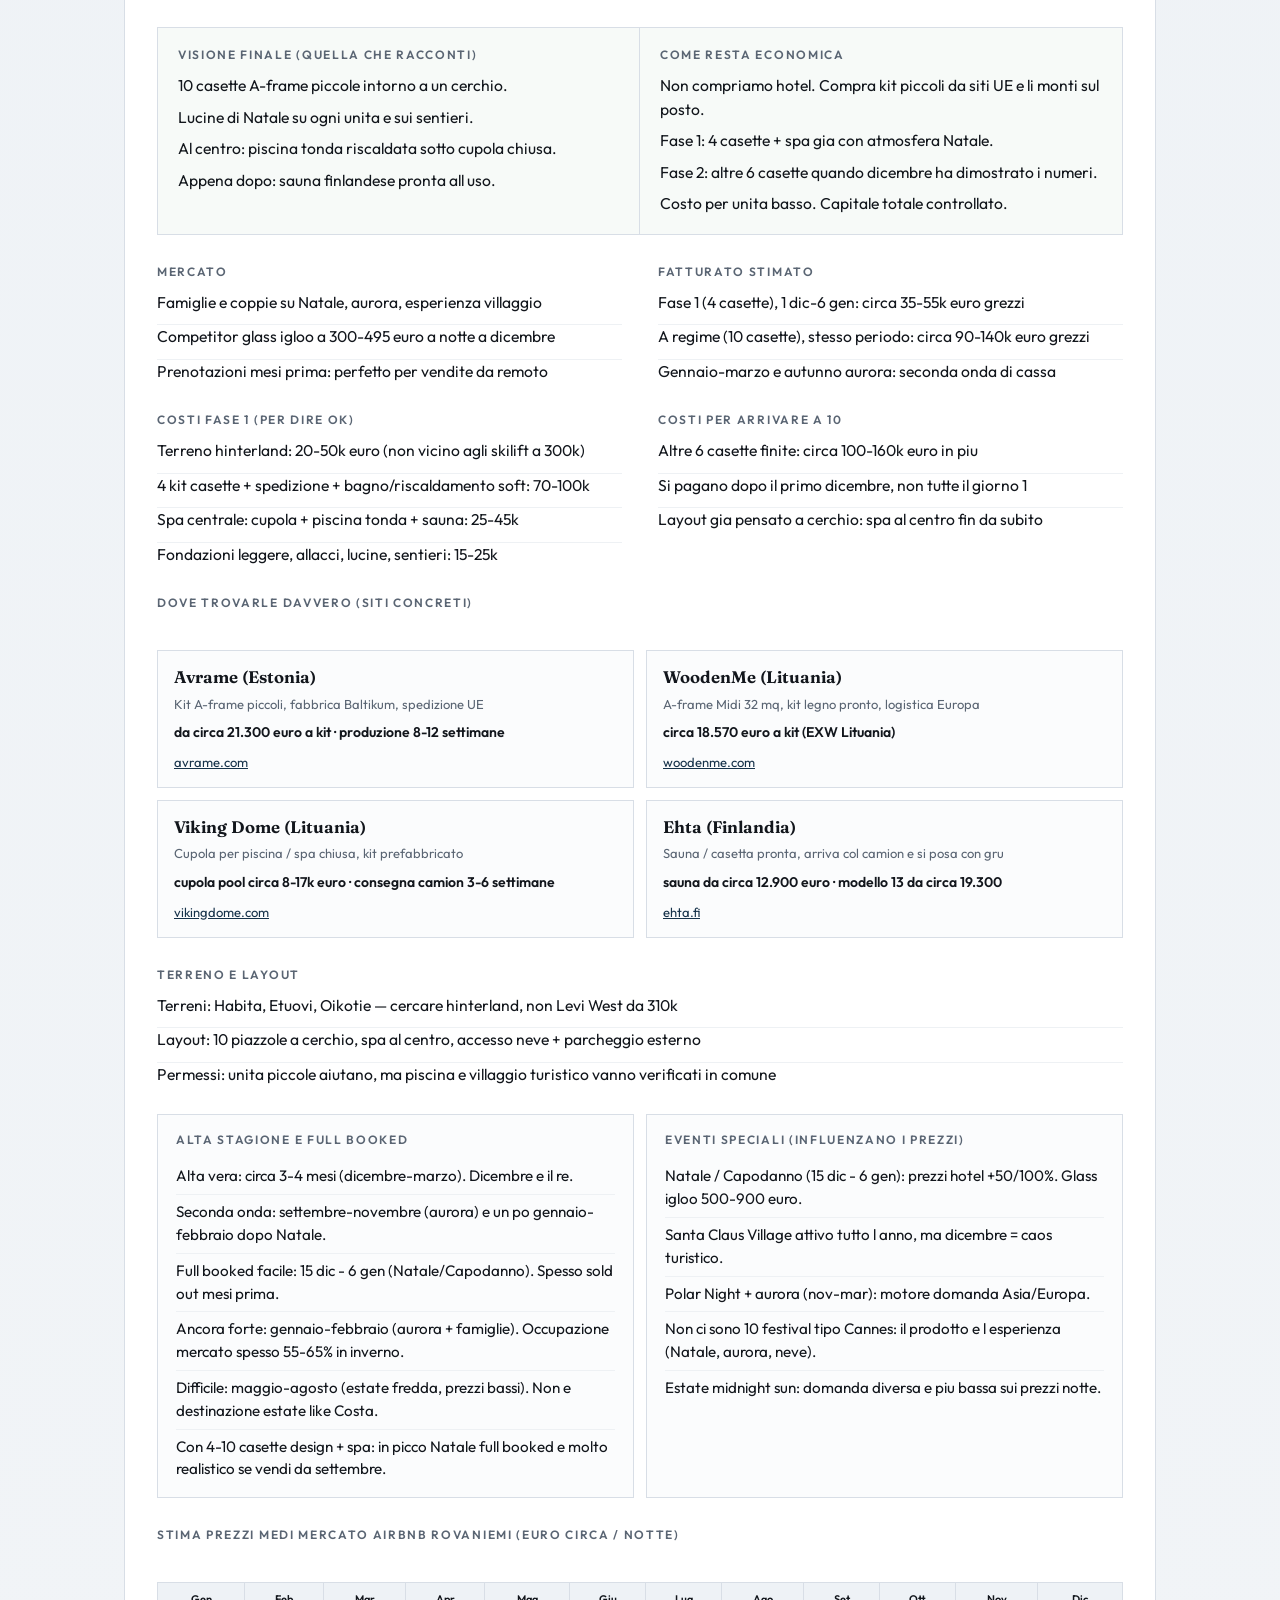
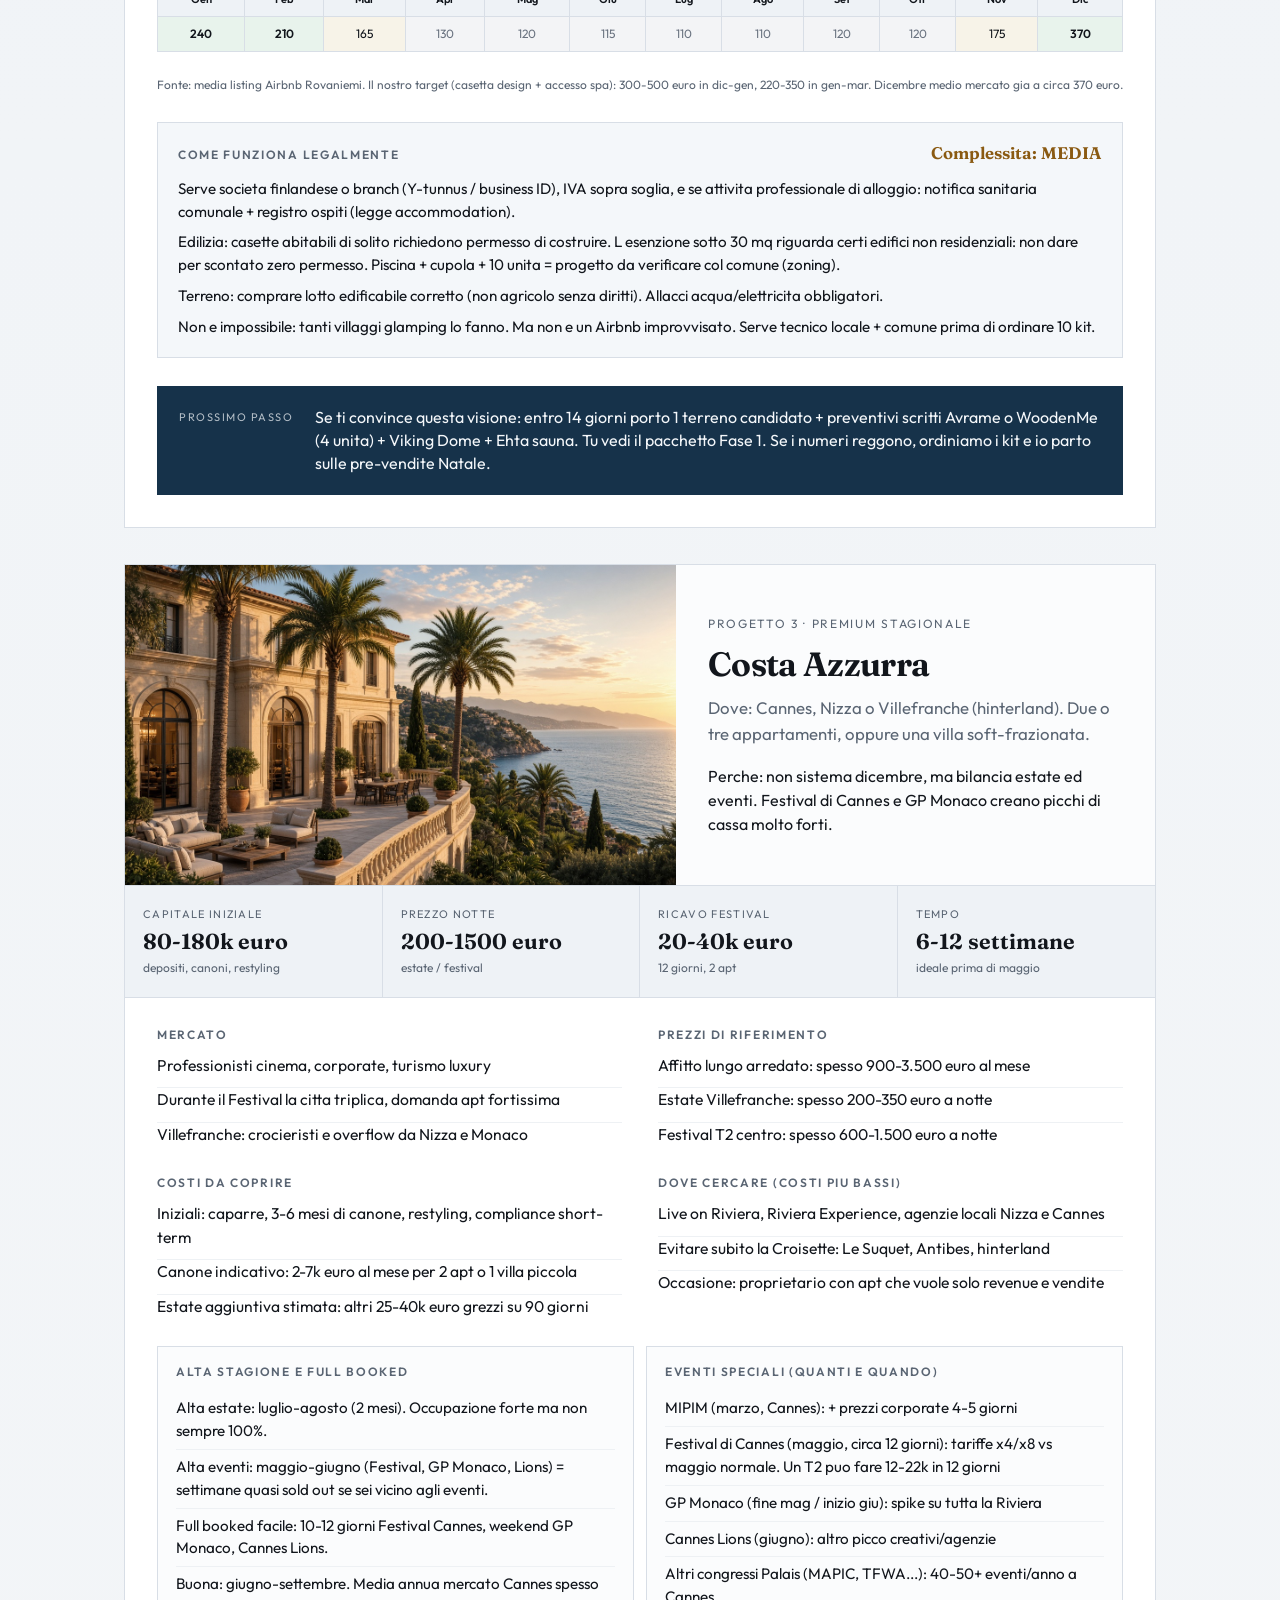
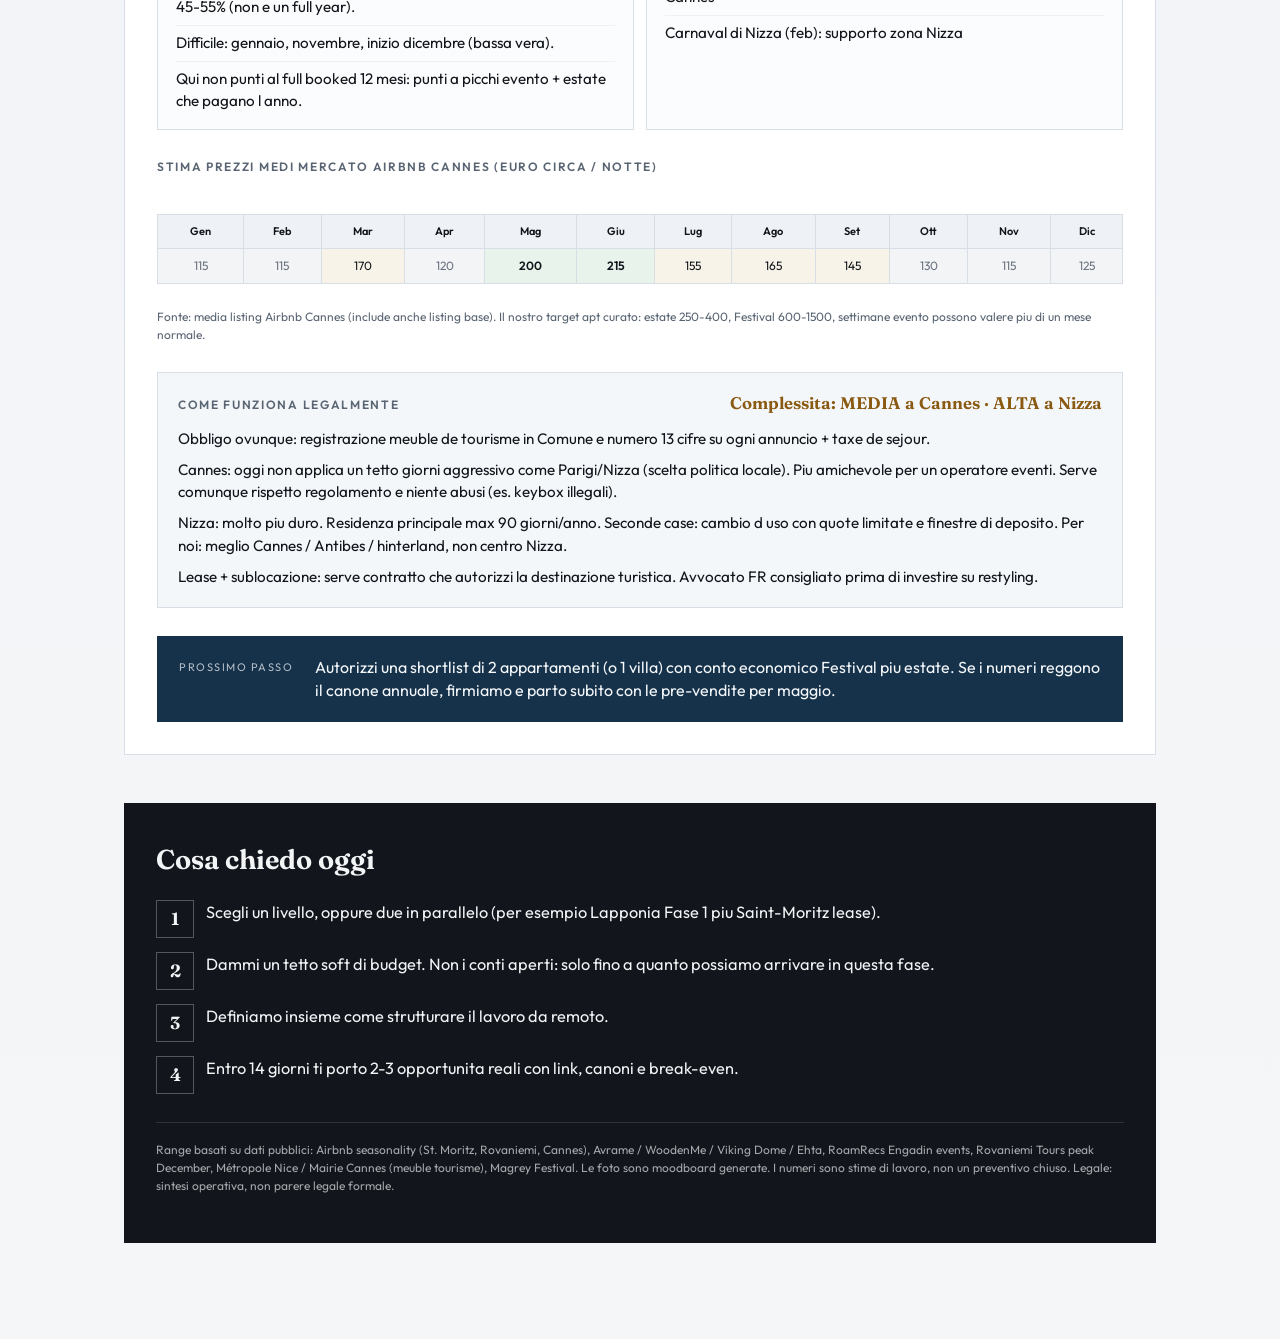
<file: TRE-PROGETTI-MEET.html>
<!DOCTYPE html>
<html lang="it">
<head>
  <meta charset="UTF-8" />
  <meta name="viewport" content="width=device-width, initial-scale=1" />
  <title>Tre progetti — Meet</title>
  <link rel="preconnect" href="https://fonts.googleapis.com" />
  <link rel="preconnect" href="https://fonts.gstatic.com" crossorigin />
  <link href="https://fonts.googleapis.com/css2?family=Fraunces:opsz,wght@9..144,500;9..144,650&family=Outfit:wght@400;500;600&display=swap" rel="stylesheet" />
  <style>
    :root {
      --ink: #12161c;
      --soft: #5a6573;
      --line: #d8dee6;
      --paper: #ffffff;
      --wash: #eef2f6;
      --sky: #d9e6f0;
      --deep: #16324a;
      --forest: #1c3d34;
      --sand: #3d2e24;
      --accent: #c45c26;
    }

    * { box-sizing: border-box; }

    body {
      margin: 0;
      color: var(--ink);
      font-family: "Outfit", system-ui, sans-serif;
      font-weight: 400;
      line-height: 1.5;
      background:
        linear-gradient(180deg, #dce7ef 0%, var(--wash) 28%, #f4f6f8 100%);
    }

    .page {
      max-width: 1080px;
      margin: 0 auto;
      padding: 40px 24px 96px;
    }

    /* COVER */
    .cover {
      padding: 48px 40px 44px;
      background:
        linear-gradient(135deg, rgba(22,50,74,.92), rgba(28,61,52,.88)),
        url("assets/progetto-saint-moritz.png") center/cover;
      color: #f7fafc;
      margin-bottom: 28px;
    }

    .cover .kicker {
      font-size: 12px;
      letter-spacing: 0.16em;
      text-transform: uppercase;
      opacity: 0.75;
      margin-bottom: 18px;
    }

    .cover h1 {
      font-family: "Fraunces", Georgia, serif;
      font-weight: 650;
      font-size: clamp(2rem, 5vw, 3.2rem);
      line-height: 1.12;
      margin: 0 0 16px;
      max-width: 14ch;
      letter-spacing: -0.02em;
    }

    .cover p {
      margin: 0;
      max-width: 42ch;
      font-size: 1.05rem;
      opacity: 0.9;
    }

    .cover .deal {
      margin-top: 28px;
      padding-top: 20px;
      border-top: 1px solid rgba(255,255,255,.25);
      display: grid;
      grid-template-columns: repeat(3, 1fr);
      gap: 16px;
      font-size: 14px;
    }

    .cover .deal b {
      display: block;
      font-family: "Fraunces", Georgia, serif;
      font-size: 1.15rem;
      font-weight: 650;
      margin-bottom: 4px;
    }

    .cover .deal span { opacity: 0.75; }

    @media (max-width: 700px) {
      .cover { padding: 32px 22px; }
      .cover .deal { grid-template-columns: 1fr; }
    }

    /* SECTION TITLE */
    .section-title {
      margin: 40px 0 16px;
      display: flex;
      align-items: baseline;
      justify-content: space-between;
      gap: 12px;
    }

    .section-title h2 {
      margin: 0;
      font-family: "Fraunces", Georgia, serif;
      font-size: 1.55rem;
      font-weight: 650;
    }

    .section-title p {
      margin: 0;
      color: var(--soft);
      font-size: 14px;
    }

    /* SUMMARY ROW */
    .summary {
      display: grid;
      grid-template-columns: repeat(3, 1fr);
      gap: 14px;
      margin-bottom: 12px;
    }

    @media (max-width: 860px) {
      .summary { grid-template-columns: 1fr; }
    }

    .summary a {
      text-decoration: none;
      color: inherit;
      background: var(--paper);
      border: 1px solid var(--line);
      padding: 22px 20px 20px;
      display: block;
      transition: border-color .2s, transform .2s;
    }

    .summary a:hover {
      border-color: var(--deep);
      transform: translateY(-2px);
    }

    .summary .num {
      font-size: 12px;
      letter-spacing: 0.14em;
      text-transform: uppercase;
      color: var(--soft);
      margin-bottom: 10px;
    }

    .summary h3 {
      margin: 0 0 8px;
      font-family: "Fraunces", Georgia, serif;
      font-size: 1.35rem;
      font-weight: 650;
    }

    .summary .place {
      color: var(--soft);
      font-size: 14px;
      margin-bottom: 18px;
    }

    .summary .stat {
      border-top: 1px solid var(--line);
      padding-top: 14px;
      display: grid;
      gap: 8px;
      font-size: 14px;
    }

    .summary .stat div {
      display: flex;
      justify-content: space-between;
      gap: 10px;
    }

    .summary .stat strong {
      font-weight: 600;
      text-align: right;
    }

    /* PROJECT SLIDE */
    .project {
      background: var(--paper);
      border: 1px solid var(--line);
      margin: 36px 0;
      overflow: hidden;
    }

    .project-hero {
      display: grid;
      grid-template-columns: 1.15fr 1fr;
      min-height: 320px;
    }

    @media (max-width: 860px) {
      .project-hero { grid-template-columns: 1fr; }
    }

    .project-hero img {
      width: 100%;
      height: 100%;
      min-height: 280px;
      object-fit: cover;
      display: block;
    }

    .project-intro {
      padding: 36px 32px;
      display: flex;
      flex-direction: column;
      justify-content: center;
      background: #fbfcfd;
    }

    .project-intro .tag {
      font-size: 12px;
      letter-spacing: 0.14em;
      text-transform: uppercase;
      color: var(--soft);
      margin-bottom: 12px;
    }

    .project-intro h2 {
      margin: 0 0 12px;
      font-family: "Fraunces", Georgia, serif;
      font-size: clamp(1.6rem, 3vw, 2.1rem);
      font-weight: 650;
      line-height: 1.15;
      letter-spacing: -0.02em;
    }

    .project-intro .where {
      font-size: 1.05rem;
      margin: 0 0 18px;
      color: var(--soft);
    }

    .project-intro .why {
      margin: 0;
      max-width: 36ch;
      font-size: 1rem;
    }

    /* NUMBERS STRIP */
    .numbers {
      display: grid;
      grid-template-columns: repeat(4, 1fr);
      border-top: 1px solid var(--line);
      border-bottom: 1px solid var(--line);
      background: var(--wash);
    }

    @media (max-width: 860px) {
      .numbers { grid-template-columns: 1fr 1fr; }
    }

    .numbers > div {
      padding: 20px 18px;
      border-right: 1px solid var(--line);
    }

    .numbers > div:last-child { border-right: none; }

    @media (max-width: 860px) {
      .numbers > div:nth-child(2n) { border-right: none; }
      .numbers > div:nth-child(1),
      .numbers > div:nth-child(2) { border-bottom: 1px solid var(--line); }
    }

    .numbers .label {
      font-size: 11px;
      letter-spacing: 0.12em;
      text-transform: uppercase;
      color: var(--soft);
      margin-bottom: 6px;
    }

    .numbers .value {
      font-family: "Fraunces", Georgia, serif;
      font-size: 1.35rem;
      font-weight: 650;
      line-height: 1.2;
    }

    .numbers .hint {
      margin-top: 4px;
      font-size: 12px;
      color: var(--soft);
    }

    /* CONTENT BODY */
    .project-body {
      padding: 28px 32px 32px;
      display: grid;
      grid-template-columns: 1fr 1fr;
      gap: 28px 36px;
    }

    @media (max-width: 860px) {
      .project-body {
        grid-template-columns: 1fr;
        padding: 22px;
      }
    }

    .field h3 {
      margin: 0 0 10px;
      font-size: 12px;
      letter-spacing: 0.14em;
      text-transform: uppercase;
      color: var(--soft);
      font-weight: 600;
    }

    .field p {
      margin: 0;
      font-size: 0.98rem;
    }

    .field ul {
      margin: 0;
      padding: 0;
      list-style: none;
    }

    .field li {
      position: relative;
      padding: 0 0 10px 0;
      margin: 0;
      font-size: 0.98rem;
      border-bottom: 1px solid #eef1f4;
    }

    .field li:last-child {
      border-bottom: none;
      padding-bottom: 0;
    }

    .field.wide { grid-column: 1 / -1; }

    .next-step {
      grid-column: 1 / -1;
      background: var(--deep);
      color: #f4f7fa;
      padding: 20px 22px;
      display: grid;
      grid-template-columns: 120px 1fr;
      gap: 16px;
      align-items: start;
    }

    @media (max-width: 600px) {
      .next-step { grid-template-columns: 1fr; }
    }

    .next-step .label {
      font-size: 11px;
      letter-spacing: 0.14em;
      text-transform: uppercase;
      opacity: 0.7;
      padding-top: 3px;
    }

    .next-step p {
      margin: 0;
      font-size: 1rem;
      line-height: 1.45;
    }

    .vision-box {
      grid-column: 1 / -1;
      display: grid;
      grid-template-columns: 1fr 1fr;
      gap: 0;
      border: 1px solid var(--line);
      background: #f7faf8;
    }

    @media (max-width: 700px) {
      .vision-box { grid-template-columns: 1fr; }
    }

    .vision-box > div {
      padding: 18px 20px;
    }

    .vision-box > div:first-child {
      border-right: 1px solid var(--line);
    }

    @media (max-width: 700px) {
      .vision-box > div:first-child {
        border-right: none;
        border-bottom: 1px solid var(--line);
      }
    }

    .vision-box h3 {
      margin: 0 0 10px;
      font-size: 12px;
      letter-spacing: 0.14em;
      text-transform: uppercase;
      color: var(--soft);
      font-weight: 600;
    }

    .vision-box p {
      margin: 0 0 8px;
      font-size: 0.98rem;
    }

    .vision-box p:last-child { margin-bottom: 0; }

    .suppliers {
      grid-column: 1 / -1;
      display: grid;
      grid-template-columns: repeat(2, 1fr);
      gap: 12px;
    }

    @media (max-width: 700px) {
      .suppliers { grid-template-columns: 1fr; }
    }

    .supplier {
      border: 1px solid var(--line);
      padding: 14px 16px;
      background: #fbfcfd;
    }

    .supplier .who {
      font-family: "Fraunces", Georgia, serif;
      font-weight: 650;
      font-size: 1.05rem;
      margin-bottom: 4px;
    }

    .supplier .what {
      font-size: 13px;
      color: var(--soft);
      margin-bottom: 8px;
    }

    .supplier .price {
      font-size: 14px;
      font-weight: 600;
      margin-bottom: 6px;
    }

    .supplier a {
      font-size: 13px;
      color: var(--deep);
    }

    .ops-grid {
      grid-column: 1 / -1;
      display: grid;
      grid-template-columns: 1fr 1fr;
      gap: 12px;
    }

    @media (max-width: 700px) {
      .ops-grid { grid-template-columns: 1fr; }
    }

    .ops-card {
      border: 1px solid var(--line);
      padding: 16px 18px;
      background: #fbfcfd;
    }

    .ops-card h3 {
      margin: 0 0 10px;
      font-size: 12px;
      letter-spacing: 0.14em;
      text-transform: uppercase;
      color: var(--soft);
      font-weight: 600;
    }

    .ops-card p, .ops-card li {
      margin: 0;
      font-size: 0.95rem;
    }

    .ops-card ul {
      margin: 0;
      padding: 0;
      list-style: none;
    }

    .ops-card li {
      padding: 6px 0;
      border-bottom: 1px solid #eef1f4;
    }

    .ops-card li:last-child { border-bottom: none; padding-bottom: 0; }

    .legal {
      grid-column: 1 / -1;
      border: 1px solid var(--line);
      padding: 18px 20px;
      background: #f4f7fa;
    }

    .legal-top {
      display: flex;
      justify-content: space-between;
      align-items: baseline;
      gap: 12px;
      margin-bottom: 12px;
      flex-wrap: wrap;
    }

    .legal-top h3 {
      margin: 0;
      font-size: 12px;
      letter-spacing: 0.14em;
      text-transform: uppercase;
      color: var(--soft);
      font-weight: 600;
    }

    .complexity {
      font-family: "Fraunces", Georgia, serif;
      font-weight: 650;
      font-size: 1.05rem;
    }

    .complexity.easy { color: #1f6b4a; }
    .complexity.medium { color: #8a5a12; }
    .complexity.hard { color: #8b2e2e; }

    .legal p { margin: 0 0 8px; font-size: 0.95rem; }
    .legal p:last-child { margin-bottom: 0; }

    .months {
      grid-column: 1 / -1;
      width: 100%;
      border-collapse: collapse;
      font-size: 12px;
      background: #fff;
    }

    .months th, .months td {
      border: 1px solid var(--line);
      padding: 8px 4px;
      text-align: center;
    }

    .months th {
      background: #eef2f6;
      font-weight: 600;
      font-size: 11px;
    }

    .months td.hi { background: #e8f3ec; font-weight: 600; }
    .months td.mid { background: #f7f3e8; }
    .months td.lo { background: #f3f4f6; color: #6a7380; }

    .months-note {
      grid-column: 1 / -1;
      margin: -4px 0 0;
      font-size: 12px;
      color: var(--soft);
    }

    /* CLOSING */
    .closing {
      margin-top: 48px;
      padding: 36px 32px;
      background: var(--ink);
      color: #f2f4f6;
    }

    .closing h2 {
      margin: 0 0 20px;
      font-family: "Fraunces", Georgia, serif;
      font-size: 1.7rem;
      font-weight: 650;
    }

    .closing ol {
      margin: 0;
      padding: 0;
      list-style: none;
      counter-reset: step;
      display: grid;
      gap: 14px;
    }

    .closing li {
      counter-increment: step;
      display: grid;
      grid-template-columns: 36px 1fr;
      gap: 14px;
      align-items: start;
      font-size: 1.02rem;
    }

    .closing li::before {
      content: counter(step);
      font-family: "Fraunces", Georgia, serif;
      font-weight: 650;
      font-size: 1.1rem;
      width: 36px;
      height: 36px;
      border: 1px solid rgba(255,255,255,.28);
      display: grid;
      place-items: center;
    }

    .sources {
      margin-top: 28px;
      padding-top: 18px;
      border-top: 1px solid rgba(255,255,255,.18);
      font-size: 12px;
      opacity: 0.65;
      line-height: 1.5;
    }

    .hint-bar {
      font-size: 13px;
      color: var(--soft);
      margin-bottom: 18px;
    }

    a.link {
      color: var(--deep);
      text-decoration: underline;
      text-underline-offset: 2px;
    }

    @media print {
      body { background: white; }
      .hint-bar { display: none; }
      .project { break-inside: avoid; }
    }
  </style>
</head>
<body>
  <div class="page">
    <p class="hint-bar">Condividi questo schermo nel Meet. Per PDF: Cmd + P.</p>

    <header class="cover">
      <div class="kicker">Proposta operativa</div>
      <h1>Tre progetti. Tre livelli di capitale.</h1>
      <p>
        Tu scegli quanto investire. Io gestisco vendite e commercializzazione da remoto.
      </p>
      <div class="deal">
        <div>
          <b>Saint-Moritz</b>
          <span>45-70 mila · lease veloce</span>
        </div>
        <div>
          <b>Lapponia villaggio</b>
          <span>120-170 mila fase 1 · poi 10 casette</span>
        </div>
        <div>
          <b>Costa Azzurra</b>
          <span>80-180 mila · eventi estate</span>
        </div>
      </div>
    </header>

    <div class="section-title">
      <h2>Confronto rapido</h2>
      <p>Clicca un progetto per scorrere al dettaglio</p>
    </div>

    <nav class="summary">
      <a href="#st-moritz">
        <div class="num">Progetto 1</div>
        <h3>Saint-Moritz</h3>
        <div class="place">Svizzera · ingresso leggero</div>
        <div class="stat">
          <div><span>Capitale</span><strong>45-70k</strong></div>
          <div><span>Ricavo dic.</span><strong>30-55k</strong></div>
          <div><span>Partenza</span><strong>4-8 settimane</strong></div>
        </div>
      </a>
      <a href="#lapponia">
        <div class="num">Progetto 2</div>
        <h3>Lapponia</h3>
        <div class="place">10 casette + spa cupola · la piu smart</div>
        <div class="stat">
          <div><span>Fase 1</span><strong>120-170k</strong></div>
          <div><span>Visione 10</span><strong>280-400k</strong></div>
          <div><span>Kit in</span><strong>6-12 settimane</strong></div>
        </div>
      </a>
      <a href="#costa">
        <div class="num">Progetto 3</div>
        <h3>Costa Azzurra</h3>
        <div class="place">Francia · eventi e estate</div>
        <div class="stat">
          <div><span>Capitale</span><strong>80-180k</strong></div>
          <div><span>Festival</span><strong>20-40k</strong></div>
          <div><span>Partenza</span><strong>6-12 settimane</strong></div>
        </div>
      </a>
    </nav>

    <!-- PROJECT 1 -->
    <section class="project" id="st-moritz">
      <div class="project-hero">
        <img src="assets/progetto-saint-moritz.png" alt="Saint-Moritz inverno" />
        <div class="project-intro">
          <div class="tag">Progetto 1 · Light</div>
          <h2>Saint-Moritz</h2>
          <p class="where">Dove: Engadina, Svizzera. Due appartamenti in affitto lungo termine, rivenduti ai turisti in alta stagione.</p>
          <p class="why">Perche: dicembre e inverno pagano tariffe molto piu alte delle destinazioni citta. Poco capitale bloccato, cassa piu veloce.</p>
        </div>
      </div>

      <div class="numbers">
        <div>
          <div class="label">Capitale iniziale</div>
          <div class="value">45-70k euro</div>
          <div class="hint">deposito, affitto, arredo</div>
        </div>
        <div>
          <div class="label">Prezzo notte</div>
          <div class="value">350-700 euro</div>
          <div class="hint">dicembre, fascia media-alta</div>
        </div>
        <div>
          <div class="label">Ricavo stimato</div>
          <div class="value">30-55k euro</div>
          <div class="hint">solo dicembre, 2 apt</div>
        </div>
        <div>
          <div class="label">Tempo</div>
          <div class="value">4-8 settimane</div>
          <div class="hint">da contratto a vendite</div>
        </div>
      </div>

      <div class="project-body">
        <div class="field">
          <h3>Mercato</h3>
          <ul>
            <li>Turisti high-spend da Europa, USA, Medio Oriente, Asia</li>
            <li>Circa 240 listing Airbnb attivi in zona</li>
            <li>Soggiorno medio 5-6 notti, picco dicembre-febbraio</li>
          </ul>
        </div>
        <div class="field">
          <h3>Prezzi di riferimento</h3>
          <ul>
            <li>Affitto lungo: spesso 2.500-5.200 CHF al mese</li>
            <li>Vendita turistica 2 camere in picco: 400-700 CHF a notte</li>
            <li>Media Airbnb annuale intorno a 231 euro, dicembre molto sopra</li>
          </ul>
        </div>
        <div class="field">
          <h3>Costi da coprire</h3>
          <ul>
            <li>Iniziali: deposito, 2-3 mesi di affitto, restyling soft, foto, listing</li>
            <li>Mensili: circa 5-11k euro per due appartamenti + cleaning</li>
            <li>Obiettivo: le prime settimane di alta stagione devono ripagare il rischio</li>
          </ul>
        </div>
        <div class="field">
          <h3>Dove cercare (costi piu bassi)</h3>
          <ul>
            <li>Comparis, RealAdvisor, Homegate, LOGA Engadin, PARLI</li>
            <li>Meglio Celerina, Samedan o Pontresina rispetto al centro Dorf</li>
            <li>Prima di firmare: verificare regole di subaffitto turistico in Svizzera</li>
          </ul>
        </div>

        <div class="ops-grid">
          <div class="ops-card">
            <h3>Alta stagione e full booked</h3>
            <ul>
              <li>Alta vera: circa 4 mesi (dicembre-marzo). Febbraio e il picco assoluto.</li>
              <li>Seconda onda: luglio-agosto (estate Engadina), circa 2 mesi buoni.</li>
              <li>Full booked facile: Natale/Capodanno, febbraio (ferie scolastiche CH + eventi sul lago), settimana maratona sci di fondo a marzo.</li>
              <li>Difficile riempire: maggio, ottobre, novembre (molti hotel chiudono).</li>
              <li>Sui mesi forti: con listing buono e prezzo giusto, 70-90% occupazione e realistico. Full 100% solo sulle settimane evento se prenoti mesi prima.</li>
            </ul>
          </div>
          <div class="ops-card">
            <h3>Eventi speciali (influenzano i prezzi)</h3>
            <ul>
              <li>Natale / Capodanno (fine dic-inizio gen): tariffe +40/80% vs media inverno</li>
              <li>Snow Polo e auto classiche (fine gen): spike locale</li>
              <li>Corse di cavalli sul lago ghiacciato (febbraio, piu domeniche): febbraio = mese piu caro</li>
              <li>World Cup sci (dicembre, date variabili): weekend pieni</li>
              <li>Engadin Ski Marathon (marzo): settimana forte</li>
              <li>Estate: Village Market, Auto Week, eventi lago (lug-set) = supporto prezzi estate</li>
            </ul>
          </div>
        </div>

        <div class="field wide">
          <h3>Stima prezzi medi mercato Airbnb (euro circa / notte)</h3>
        </div>
        <table class="months">
          <thead>
            <tr>
              <th>Gen</th><th>Feb</th><th>Mar</th><th>Apr</th><th>Mag</th><th>Giu</th>
              <th>Lug</th><th>Ago</th><th>Set</th><th>Ott</th><th>Nov</th><th>Dic</th>
            </tr>
          </thead>
          <tbody>
            <tr>
              <td class="hi">380</td>
              <td class="hi">395</td>
              <td class="hi">310</td>
              <td class="mid">230</td>
              <td class="lo">210</td>
              <td class="mid">220</td>
              <td class="mid">265</td>
              <td class="mid">265</td>
              <td class="lo">210</td>
              <td class="lo">210</td>
              <td class="lo">215</td>
              <td class="hi">370</td>
            </tr>
          </tbody>
        </table>
        <p class="months-note">Fonte: media listing Airbnb St. Moritz. Il nostro target (apt curato 2 camere): in alta 450-700 euro/notte, non la media generica. Verde = alta, giallo = media, grigio = bassa.</p>

        <div class="legal">
          <div class="legal-top">
            <h3>Come funziona legalmente</h3>
            <div class="complexity medium">Complessita: MEDIA / ALTA</div>
          </div>
          <p>Modello master lease: la societa prende in affitto lungo termine e subaffitta ai turisti. Serve consenso scritto del proprietario al subaffitto turistico (senza quello non si parte).</p>
          <p>Obblighi tipici: Registro ospiti, Kur-/Gastetaxe comunale (a St. Moritz circa 2,90 CHF a persona a notte in parahotellerie), dichiarazione reddito / IVA se soglia superata.</p>
          <p>Non e vietato come a Nice. Ma non e banale: contratto CH, regole condominio, possibile uso commerciale se gestito come hotel. Prima di firmare: avvocato locale Engadina (1 consulto).</p>
          <p>Acquisto di second home: ancora piu complesso (iniziativa seconde case). Per questo proponiamo lease, non compra.</p>
        </div>

        <div class="next-step">
          <div class="label">Prossimo passo</div>
          <p>Se scegli questo livello, entro 14 giorni porto 2-3 candidati concreti con canone, foto e break-even. Tu firmi il lease. Io imposto listing e vendite da remoto.</p>
        </div>
      </div>
    </section>

    <!-- PROJECT 2 -->
    <section class="project" id="lapponia">
      <div class="project-hero">
        <img src="assets/progetto-lapponia.png" alt="Villaggio Lapponia dieci casette e spa" />
        <div class="project-intro">
          <div class="tag">Progetto 2 · La piu intelligente sul costo</div>
          <h2>Lapponia Villaggio</h2>
          <p class="where">Dove: terreno hinterland vicino Levi o Rovaniemi. Dieci casette piccole importate a kit, lucine di Natale, al centro mini-spa con piscina tonda sotto cupola e sauna accanto.</p>
          <p class="why">Perche: e l opzione piu economica per unita (kit da Baltikum/Finlandia in poche settimane), non per comprare hotel. Con 10 unita il totale sale: per questo si parte in fase 1 con 4 casette + spa, poi si arriva a 10 con i ricavi.</p>
        </div>
      </div>

      <div class="numbers">
        <div>
          <div class="label">Fase 1 (parti cosi)</div>
          <div class="value">120-170k euro</div>
          <div class="hint">terreno + 4 casette + spa</div>
        </div>
        <div>
          <div class="label">Visione 10 casette</div>
          <div class="value">280-400k euro</div>
          <div class="hint">totale a regime (stimato)</div>
        </div>
        <div>
          <div class="label">Prezzo notte</div>
          <div class="value">300-500 euro</div>
          <div class="hint">dicembre per casetta</div>
        </div>
        <div>
          <div class="label">Kit / montaggio</div>
          <div class="value">6-12 settimane</div>
          <div class="hint">produzione + consegna EU</div>
        </div>
      </div>

      <div class="project-body">
        <div class="vision-box">
          <div>
            <h3>Visione finale (quella che racconti)</h3>
            <p>10 casette A-frame piccole intorno a un cerchio.</p>
            <p>Lucine di Natale su ogni unita e sui sentieri.</p>
            <p>Al centro: piscina tonda riscaldata sotto cupola chiusa.</p>
            <p>Appena dopo: sauna finlandese pronta all uso.</p>
          </div>
          <div>
            <h3>Come resta economica</h3>
            <p>Non compriamo hotel. Compra kit piccoli da siti UE e li monti sul posto.</p>
            <p>Fase 1: 4 casette + spa gia con atmosfera Natale.</p>
            <p>Fase 2: altre 6 casette quando dicembre ha dimostrato i numeri.</p>
            <p>Costo per unita basso. Capitale totale controllato.</p>
          </div>
        </div>

        <div class="field">
          <h3>Mercato</h3>
          <ul>
            <li>Famiglie e coppie su Natale, aurora, esperienza villaggio</li>
            <li>Competitor glass igloo a 300-495 euro a notte a dicembre</li>
            <li>Prenotazioni mesi prima: perfetto per vendite da remoto</li>
          </ul>
        </div>
        <div class="field">
          <h3>Fatturato stimato</h3>
          <ul>
            <li>Fase 1 (4 casette), 1 dic-6 gen: circa 35-55k euro grezzi</li>
            <li>A regime (10 casette), stesso periodo: circa 90-140k euro grezzi</li>
            <li>Gennaio-marzo e autunno aurora: seconda onda di cassa</li>
          </ul>
        </div>
        <div class="field">
          <h3>Costi Fase 1 (per dire OK)</h3>
          <ul>
            <li>Terreno hinterland: 20-50k euro (non vicino agli skilift a 300k)</li>
            <li>4 kit casette + spedizione + bagno/riscaldamento soft: 70-100k</li>
            <li>Spa centrale: cupola + piscina tonda + sauna: 25-45k</li>
            <li>Fondazioni leggere, allacci, lucine, sentieri: 15-25k</li>
          </ul>
        </div>
        <div class="field">
          <h3>Costi per arrivare a 10</h3>
          <ul>
            <li>Altre 6 casette finite: circa 100-160k euro in piu</li>
            <li>Si pagano dopo il primo dicembre, non tutte il giorno 1</li>
            <li>Layout gia pensato a cerchio: spa al centro fin da subito</li>
          </ul>
        </div>

        <div class="field wide">
          <h3>Dove trovarle davvero (siti concreti)</h3>
        </div>
        <div class="suppliers">
          <div class="supplier">
            <div class="who">Avrame (Estonia)</div>
            <div class="what">Kit A-frame piccoli, fabbrica Baltikum, spedizione UE</div>
            <div class="price">da circa 21.300 euro a kit · produzione 8-12 settimane</div>
            <a href="https://avrame.com/" target="_blank">avrame.com</a>
          </div>
          <div class="supplier">
            <div class="who">WoodenMe (Lituania)</div>
            <div class="what">A-frame Midi 32 mq, kit legno pronto, logistica Europa</div>
            <div class="price">circa 18.570 euro a kit (EXW Lituania)</div>
            <a href="https://woodenme.com/product/a-frame-midi-32-m2/" target="_blank">woodenme.com</a>
          </div>
          <div class="supplier">
            <div class="who">Viking Dome (Lituania)</div>
            <div class="what">Cupola per piscina / spa chiusa, kit prefabbricato</div>
            <div class="price">cupola pool circa 8-17k euro · consegna camion 3-6 settimane</div>
            <a href="https://vikingdome.com/collections/sauna-spa-pool-dome" target="_blank">vikingdome.com</a>
          </div>
          <div class="supplier">
            <div class="who">Ehta (Finlandia)</div>
            <div class="what">Sauna / casetta pronta, arriva col camion e si posa con gru</div>
            <div class="price">sauna da circa 12.900 euro · modello 13 da circa 19.300</div>
            <a href="https://www.ehta.fi/en/" target="_blank">ehta.fi</a>
          </div>
        </div>

        <div class="field wide">
          <h3>Terreno e layout</h3>
          <ul>
            <li>Terreni: Habita, Etuovi, Oikotie — cercare hinterland, non Levi West da 310k</li>
            <li>Layout: 10 piazzole a cerchio, spa al centro, accesso neve + parcheggio esterno</li>
            <li>Permessi: unita piccole aiutano, ma piscina e villaggio turistico vanno verificati in comune</li>
          </ul>
        </div>

        <div class="ops-grid">
          <div class="ops-card">
            <h3>Alta stagione e full booked</h3>
            <ul>
              <li>Alta vera: circa 3-4 mesi (dicembre-marzo). Dicembre e il re.</li>
              <li>Seconda onda: settembre-novembre (aurora) e un po gennaio-febbraio dopo Natale.</li>
              <li>Full booked facile: 15 dic - 6 gen (Natale/Capodanno). Spesso sold out mesi prima.</li>
              <li>Ancora forte: gennaio-febbraio (aurora + famiglie). Occupazione mercato spesso 55-65% in inverno.</li>
              <li>Difficile: maggio-agosto (estate fredda, prezzi bassi). Non e destinazione estate like Costa.</li>
              <li>Con 4-10 casette design + spa: in picco Natale full booked e molto realistico se vendi da settembre.</li>
            </ul>
          </div>
          <div class="ops-card">
            <h3>Eventi speciali (influenzano i prezzi)</h3>
            <ul>
              <li>Natale / Capodanno (15 dic - 6 gen): prezzi hotel +50/100%. Glass igloo 500-900 euro.</li>
              <li>Santa Claus Village attivo tutto l anno, ma dicembre = caos turistico.</li>
              <li>Polar Night + aurora (nov-mar): motore domanda Asia/Europa.</li>
              <li>Non ci sono 10 festival tipo Cannes: il prodotto e l esperienza (Natale, aurora, neve).</li>
              <li>Estate midnight sun: domanda diversa e piu bassa sui prezzi notte.</li>
            </ul>
          </div>
        </div>

        <div class="field wide">
          <h3>Stima prezzi medi mercato Airbnb Rovaniemi (euro circa / notte)</h3>
        </div>
        <table class="months">
          <thead>
            <tr>
              <th>Gen</th><th>Feb</th><th>Mar</th><th>Apr</th><th>Mag</th><th>Giu</th>
              <th>Lug</th><th>Ago</th><th>Set</th><th>Ott</th><th>Nov</th><th>Dic</th>
            </tr>
          </thead>
          <tbody>
            <tr>
              <td class="hi">240</td>
              <td class="hi">210</td>
              <td class="mid">165</td>
              <td class="lo">130</td>
              <td class="lo">120</td>
              <td class="lo">115</td>
              <td class="lo">110</td>
              <td class="lo">110</td>
              <td class="lo">120</td>
              <td class="lo">120</td>
              <td class="mid">175</td>
              <td class="hi">370</td>
            </tr>
          </tbody>
        </table>
        <p class="months-note">Fonte: media listing Airbnb Rovaniemi. Il nostro target (casetta design + accesso spa): 300-500 euro in dic-gen, 220-350 in gen-mar. Dicembre medio mercato gia a circa 370 euro.</p>

        <div class="legal">
          <div class="legal-top">
            <h3>Come funziona legalmente</h3>
            <div class="complexity medium">Complessita: MEDIA</div>
          </div>
          <p>Serve societa finlandese o branch (Y-tunnus / business ID), IVA sopra soglia, e se attivita professionale di alloggio: notifica sanitaria comunale + registro ospiti (legge accommodation).</p>
          <p>Edilizia: casette abitabili di solito richiedono permesso di costruire. L esenzione sotto 30 mq riguarda certi edifici non residenziali: non dare per scontato zero permesso. Piscina + cupola + 10 unita = progetto da verificare col comune (zoning).</p>
          <p>Terreno: comprare lotto edificabile corretto (non agricolo senza diritti). Allacci acqua/elettricita obbligatori.</p>
          <p>Non e impossibile: tanti villaggi glamping lo fanno. Ma non e un Airbnb improvvisato. Serve tecnico locale + comune prima di ordinare 10 kit.</p>
        </div>

        <div class="next-step">
          <div class="label">Prossimo passo</div>
          <p>Se ti convince questa visione: entro 14 giorni porto 1 terreno candidato + preventivi scritti Avrame o WoodenMe (4 unita) + Viking Dome + Ehta sauna. Tu vedi il pacchetto Fase 1. Se i numeri reggono, ordiniamo i kit e io parto sulle pre-vendite Natale.</p>
        </div>
      </div>
    </section>

    <!-- PROJECT 3 -->
    <section class="project" id="costa">
      <div class="project-hero">
        <img src="assets/progetto-costa-azzurra.png" alt="Villa Costa Azzurra" />
        <div class="project-intro">
          <div class="tag">Progetto 3 · Premium stagionale</div>
          <h2>Costa Azzurra</h2>
          <p class="where">Dove: Cannes, Nizza o Villefranche (hinterland). Due o tre appartamenti, oppure una villa soft-frazionata.</p>
          <p class="why">Perche: non sistema dicembre, ma bilancia estate ed eventi. Festival di Cannes e GP Monaco creano picchi di cassa molto forti.</p>
        </div>
      </div>

      <div class="numbers">
        <div>
          <div class="label">Capitale iniziale</div>
          <div class="value">80-180k euro</div>
          <div class="hint">depositi, canoni, restyling</div>
        </div>
        <div>
          <div class="label">Prezzo notte</div>
          <div class="value">200-1500 euro</div>
          <div class="hint">estate / festival</div>
        </div>
        <div>
          <div class="label">Ricavo festival</div>
          <div class="value">20-40k euro</div>
          <div class="hint">12 giorni, 2 apt</div>
        </div>
        <div>
          <div class="label">Tempo</div>
          <div class="value">6-12 settimane</div>
          <div class="hint">ideale prima di maggio</div>
        </div>
      </div>

      <div class="project-body">
        <div class="field">
          <h3>Mercato</h3>
          <ul>
            <li>Professionisti cinema, corporate, turismo luxury</li>
            <li>Durante il Festival la citta triplica, domanda apt fortissima</li>
            <li>Villefranche: crocieristi e overflow da Nizza e Monaco</li>
          </ul>
        </div>
        <div class="field">
          <h3>Prezzi di riferimento</h3>
          <ul>
            <li>Affitto lungo arredato: spesso 900-3.500 euro al mese</li>
            <li>Estate Villefranche: spesso 200-350 euro a notte</li>
            <li>Festival T2 centro: spesso 600-1.500 euro a notte</li>
          </ul>
        </div>
        <div class="field">
          <h3>Costi da coprire</h3>
          <ul>
            <li>Iniziali: caparre, 3-6 mesi di canone, restyling, compliance short-term</li>
            <li>Canone indicativo: 2-7k euro al mese per 2 apt o 1 villa piccola</li>
            <li>Estate aggiuntiva stimata: altri 25-40k euro grezzi su 90 giorni</li>
          </ul>
        </div>
        <div class="field">
          <h3>Dove cercare (costi piu bassi)</h3>
          <ul>
            <li>Live on Riviera, Riviera Experience, agenzie locali Nizza e Cannes</li>
            <li>Evitare subito la Croisette: Le Suquet, Antibes, hinterland</li>
            <li>Occasione: proprietario con apt che vuole solo revenue e vendite</li>
          </ul>
        </div>

        <div class="ops-grid">
          <div class="ops-card">
            <h3>Alta stagione e full booked</h3>
            <ul>
              <li>Alta estate: luglio-agosto (2 mesi). Occupazione forte ma non sempre 100%.</li>
              <li>Alta eventi: maggio-giugno (Festival, GP Monaco, Lions) = settimane quasi sold out se sei vicino agli eventi.</li>
              <li>Full booked facile: 10-12 giorni Festival Cannes, weekend GP Monaco, Cannes Lions.</li>
              <li>Buona: giugno-settembre. Media annua mercato Cannes spesso 45-55% (non e un full year).</li>
              <li>Difficile: gennaio, novembre, inizio dicembre (bassa vera).</li>
              <li>Qui non punti al full booked 12 mesi: punti a picchi evento + estate che pagano l anno.</li>
            </ul>
          </div>
          <div class="ops-card">
            <h3>Eventi speciali (quanti e quando)</h3>
            <ul>
              <li>MIPIM (marzo, Cannes): + prezzi corporate 4-5 giorni</li>
              <li>Festival di Cannes (maggio, circa 12 giorni): tariffe x4/x8 vs maggio normale. Un T2 puo fare 12-22k in 12 giorni</li>
              <li>GP Monaco (fine mag / inizio giu): spike su tutta la Riviera</li>
              <li>Cannes Lions (giugno): altro picco creativi/agenzie</li>
              <li>Altri congressi Palais (MAPIC, TFWA...): 40-50+ eventi/anno a Cannes</li>
              <li>Carnaval di Nizza (feb): supporto zona Nizza</li>
            </ul>
          </div>
        </div>

        <div class="field wide">
          <h3>Stima prezzi medi mercato Airbnb Cannes (euro circa / notte)</h3>
        </div>
        <table class="months">
          <thead>
            <tr>
              <th>Gen</th><th>Feb</th><th>Mar</th><th>Apr</th><th>Mag</th><th>Giu</th>
              <th>Lug</th><th>Ago</th><th>Set</th><th>Ott</th><th>Nov</th><th>Dic</th>
            </tr>
          </thead>
          <tbody>
            <tr>
              <td class="lo">115</td>
              <td class="lo">115</td>
              <td class="mid">170</td>
              <td class="lo">120</td>
              <td class="hi">200</td>
              <td class="hi">215</td>
              <td class="mid">155</td>
              <td class="mid">165</td>
              <td class="mid">145</td>
              <td class="lo">130</td>
              <td class="lo">115</td>
              <td class="lo">125</td>
            </tr>
          </tbody>
        </table>
        <p class="months-note">Fonte: media listing Airbnb Cannes (include anche listing base). Il nostro target apt curato: estate 250-400, Festival 600-1500, settimane evento possono valere piu di un mese normale.</p>

        <div class="legal">
          <div class="legal-top">
            <h3>Come funziona legalmente</h3>
            <div class="complexity medium">Complessita: MEDIA a Cannes · ALTA a Nizza</div>
          </div>
          <p>Obbligo ovunque: registrazione meuble de tourisme in Comune e numero 13 cifre su ogni annuncio + taxe de sejour.</p>
          <p>Cannes: oggi non applica un tetto giorni aggressivo come Parigi/Nizza (scelta politica locale). Piu amichevole per un operatore eventi. Serve comunque rispetto regolamento e niente abusi (es. keybox illegali).</p>
          <p>Nizza: molto piu duro. Residenza principale max 90 giorni/anno. Seconde case: cambio d uso con quote limitate e finestre di deposito. Per noi: meglio Cannes / Antibes / hinterland, non centro Nizza.</p>
          <p>Lease + sublocazione: serve contratto che autorizzi la destinazione turistica. Avvocato FR consigliato prima di investire su restyling.</p>
        </div>

        <div class="next-step">
          <div class="label">Prossimo passo</div>
          <p>Autorizzi una shortlist di 2 appartamenti (o 1 villa) con conto economico Festival piu estate. Se i numeri reggono il canone annuale, firmiamo e parto subito con le pre-vendite per maggio.</p>
        </div>
      </div>
    </section>

    <footer class="closing">
      <h2>Cosa chiedo oggi</h2>
      <ol>
        <li>Scegli un livello, oppure due in parallelo (per esempio Lapponia Fase 1 piu Saint-Moritz lease).</li>
        <li>Dammi un tetto soft di budget. Non i conti aperti: solo fino a quanto possiamo arrivare in questa fase.</li>
        <li>Definiamo insieme come strutturare il lavoro da remoto.</li>
        <li>Entro 14 giorni ti porto 2-3 opportunita reali con link, canoni e break-even.</li>
      </ol>
      <p class="sources">
        Range basati su dati pubblici: Airbnb seasonality (St. Moritz, Rovaniemi, Cannes),
        Avrame / WoodenMe / Viking Dome / Ehta, RoamRecs Engadin events, Rovaniemi Tours peak December,
        Métropole Nice / Mairie Cannes (meuble tourisme), Magrey Festival.
        Le foto sono moodboard generate. I numeri sono stime di lavoro, non un preventivo chiuso.
        Legale: sintesi operativa, non parere legale formale.
      </p>
    </footer>
  </div>
</body>
</html>
</file>
